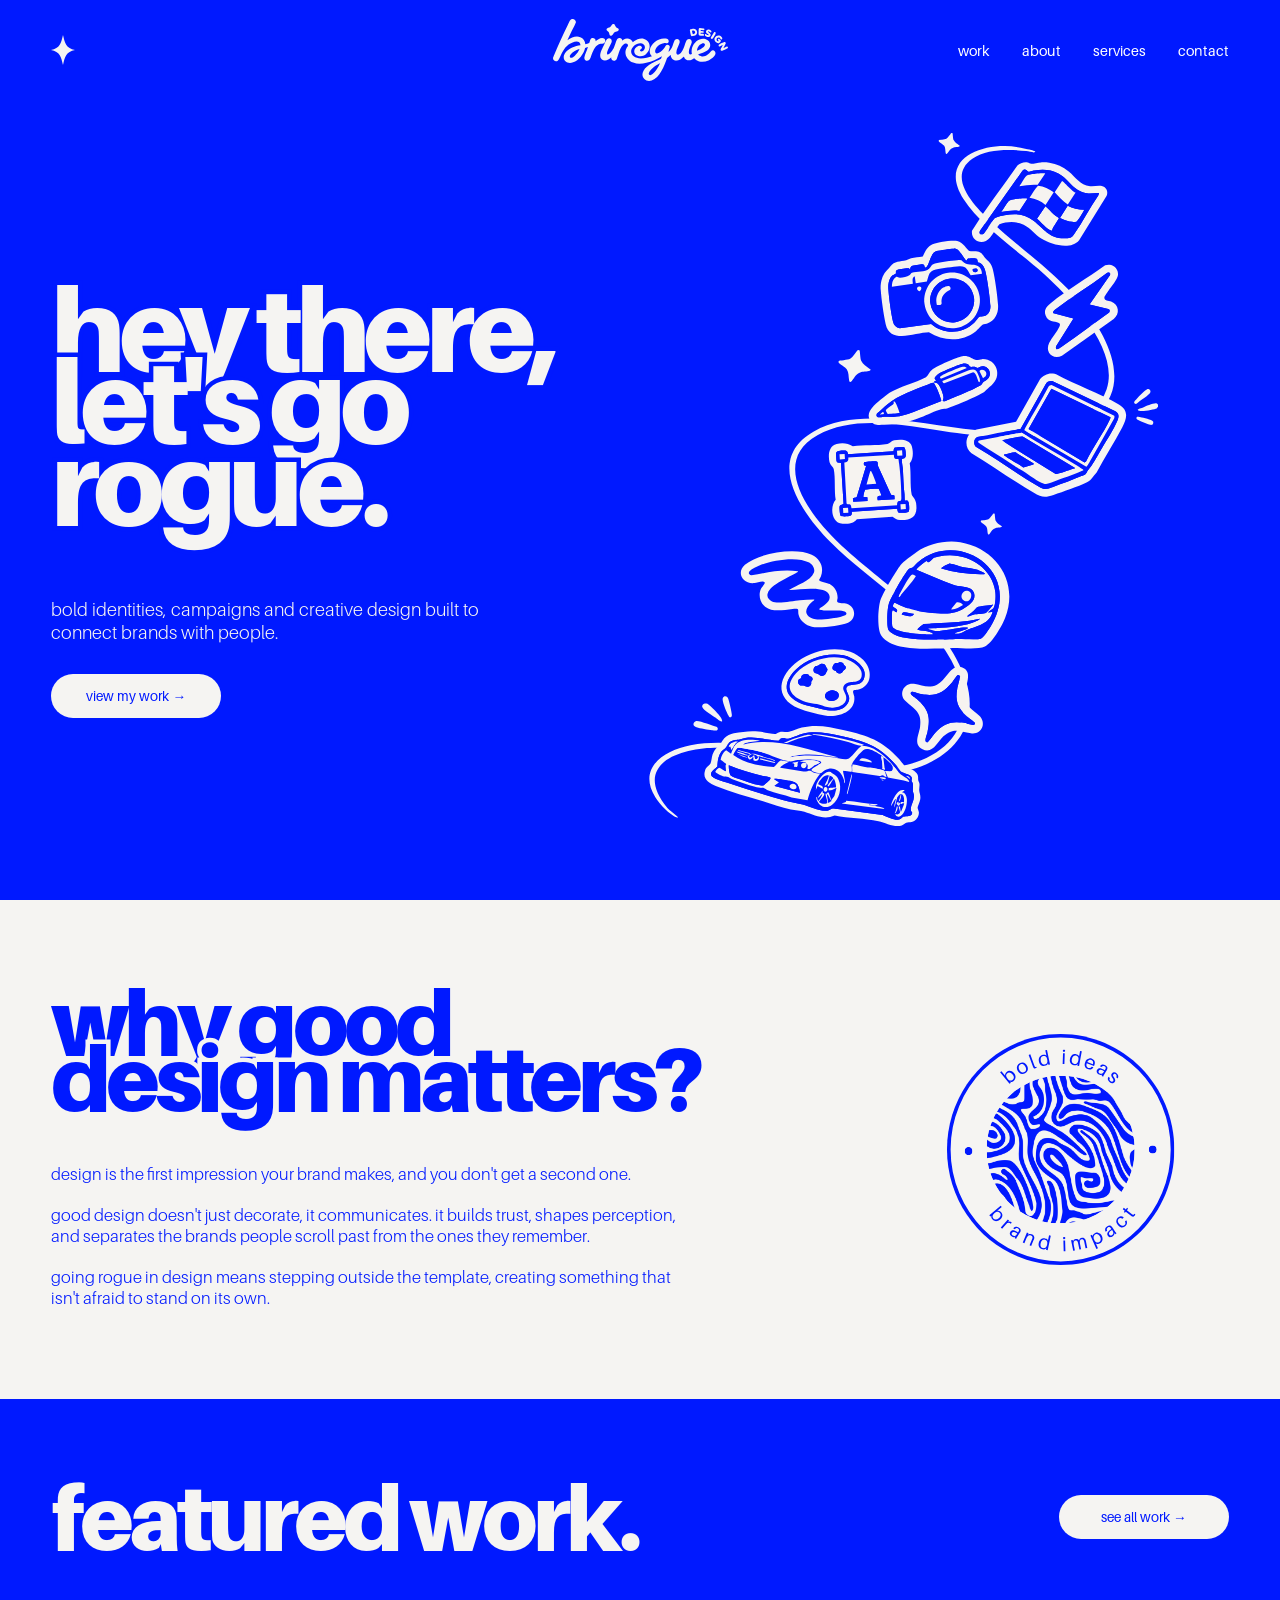
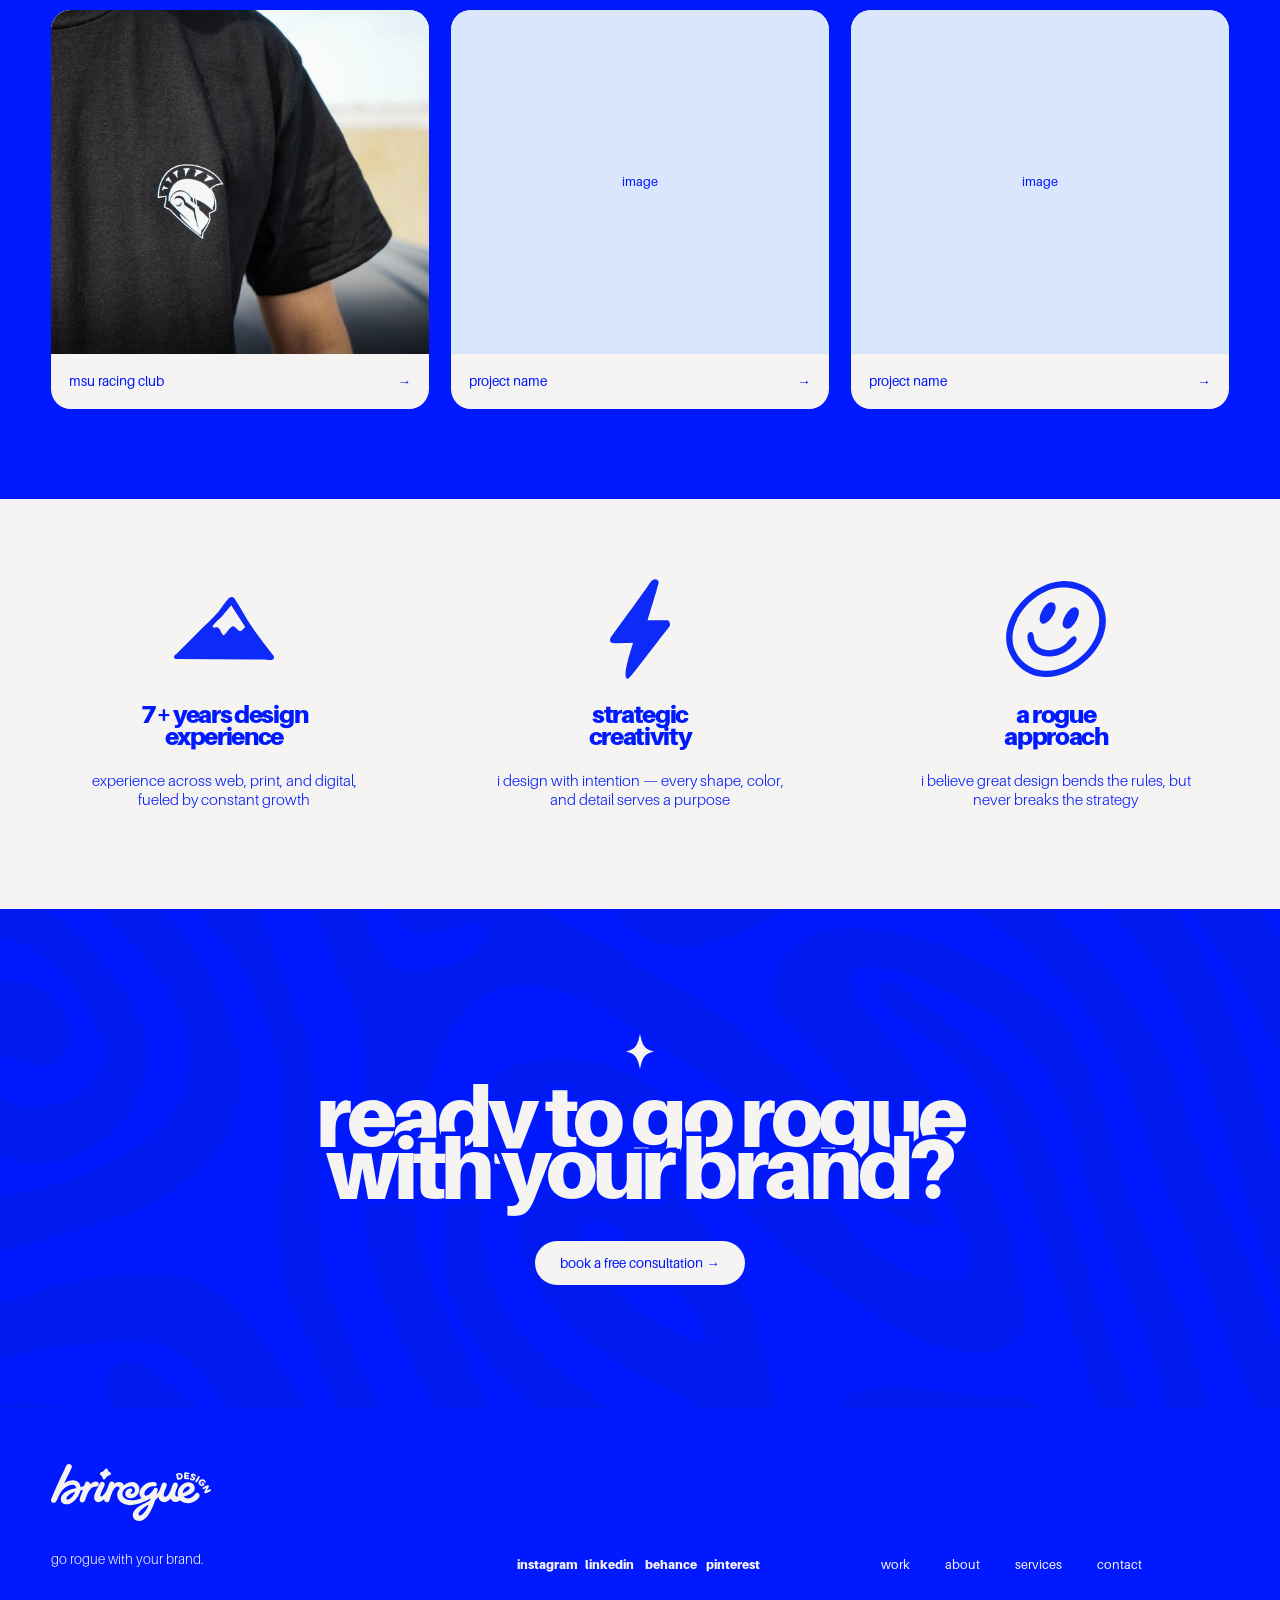
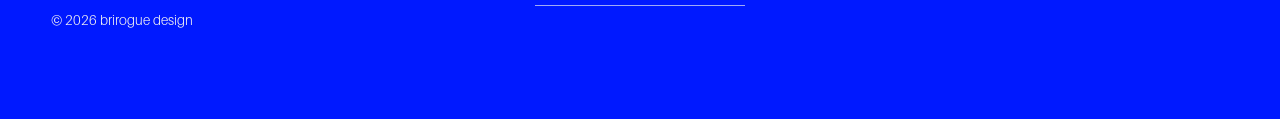
<file: index.html>
<!DOCTYPE html>
<html lang="en">

<head>

    <meta charset="UTF-8">

    <meta name="viewport"
          content="width=device-width, initial-scale=1.0">

    <meta name="description"
          content="BriRogue Design — bold identities, campaigns and creative design.">

    <title>brirogue design</title>

    <link rel="stylesheet" href="css/style.css">
    <link rel="icon" type="image/png" href="images/favicon.png">

</head>


<body>


    <!-- ==================================================
         HERO
    =================================================== -->

    <header class="hero">

        <nav class="nav container">

            <button class="nav-sparkle turbo-trigger" type="button" aria-label="Open surprise">
    <img src="images/star-white.svg" alt="">
</button>


            <a class="logo" href="index.html">

                <img
                    src="images/logo-white.svg"
                    alt="BriRogue Design">

            </a>

            <!-- MOBILE MENU BUTTON -->
            <button
                class="nav-toggle"
                type="button"
                aria-label="Open menu"
                aria-expanded="false"
            >
                <span></span>
                <span></span>
                <span></span>
            </button>

            <div class="nav-links">

                <a href="work.html">work</a>

                <a href="about.html">about</a>

                <a href="services.html">services</a>

                <a href="contact.html">contact</a>

            </div>

        </nav>


        <div class="hero-content container">

            <h1 class="hero-title">
    <span>hey there,</span>
    <span>let's go</span>
    <span>rogue.</span>
</h1>


            <p class="hero-description">
                bold identities, campaigns and creative design
                built to connect brands with people.
            </p>


            <a
                class="button"
                href="work.html">

                view my work →

            </a>
<!-- DRAWN HERO ELEMENTS -->

<div class="hero-drawn-elements">
    <img
        src="images/drawn-elements.svg"
        alt=""
        aria-hidden="true"
    >
</div>
            
        </div>

    </header>



    <!-- ==================================================
         WHY GOOD DESIGN MATTERS
    =================================================== -->

    <section class="why">

        <div class="container why-grid">


            <div class="why-copy">

                <h2 class="why-title">
    <span>why good</span>
    <span>design matters?</span>
</h2>


                <p>
                    design is the first impression your brand makes,
                    and you don't get a second one.
                </p>


                <p>
                    good design doesn't just decorate, it communicates.
                    it builds trust, shapes perception, and separates
                    the brands people scroll past from the ones they remember.
                </p>


                <p>
                    going rogue in design means stepping outside the template,
                    creating something that isn't afraid to stand on its own.
                </p>

            </div>


            <div class="why-circle">
    <img src="images/boldideascircle.svg" alt="">
</div>


        </div>

    </section>



    <!-- ==================================================
         FEATURED WORK
    =================================================== -->

    <section class="work" id="work">

        <div class="container">


            <div class="section-heading-row">

                <h2>
                    featured work.
                </h2>


                <a
                    class="button"
                    href="work.html">

                    see all work →

                </a>

            </div>



            <div class="project-grid">


                <a
                    class="project-card"
                    href="msu-racing.html">

                    <div class="project-image">
                        <img
                            src="images/msu-racing/msu-racing-cover.jpg"
                            alt="MSURC rebrand"
                        >
                    </div>

                    <div class="project-info">

                        <span>
                            msu racing club
                        </span>

                        <span>
                            →
                        </span>

                    </div>

                </a>



                <a
                    class="project-card"
                    href="#">

                    <div class="project-image">
                        image
                    </div>

                    <div class="project-info">

                        <span>
                            project name
                        </span>

                        <span>
                            →
                        </span>

                    </div>

                </a>



                <a
                    class="project-card"
                    href="#">

                    <div class="project-image">
                        image
                    </div>

                    <div class="project-info">

                        <span>
                            project name
                        </span>

                        <span>
                            →
                        </span>

                    </div>

                </a>


            </div>

        </div>

    </section>



    <!-- ==================================================
         VALUES
    =================================================== -->

    <section class="values">

        <div class="container">


            <div class="values-grid">


                <div class="value">

                    <div class="value-icon">
    <img src="images/mountain.svg" alt="">
</div>

                    <h3>
                        7+ years design<br>
                        experience
                    </h3>

                    <p>
                        experience across web, print, and digital,
                        fueled by constant growth
                    </p>

                </div>



                <div class="value">

                   <div class="value-icon">
    <img src="images/lightning.svg" alt="">
</div>

                    <h3>
                        strategic<br>
                        creativity
                    </h3>

                    <p>
                        i design with intention — every shape,
                        color, and detail serves a purpose
                    </p>

                </div>



                <div class="value">

                   <div class="value-icon">
    <img src="images/happyface.svg" alt="">
</div>

                    <h3>
                        a rogue<br>
                        approach
                    </h3>

                    <p>
                        i believe great design bends the rules,
                        but never breaks the strategy
                    </p>

                </div>


            </div>

        </div>

    </section>



    <!-- ==================================================
         CTA
    =================================================== -->

    <section class="cta">

        <div class="container cta-content">


            <img
                class="cta-sparkle"
                src="images/star-white.svg"
                alt="">


            <h2 class="cta-title">
    <span>ready to go rogue</span>
    <span>with your brand?</span>
            </h2>


            <a
                class="button"
                href="contact.html">

                book a free consultation →

            </a>


        </div>

    </section>



   <footer class="site-footer">
    <div class="container site-footer-grid">

        <!-- LEFT -->
        <div class="footer-brand">
            <a href="index.html" class="footer-logo">
                <img src="images/logo-white.svg" alt="BriRogue Design">
            </a>

            <p class="footer-tagline">go rogue with your brand.</p>

            <p class="footer-copyright">
                © 2026 brirogue design
            </p>
        </div>


        <!-- CENTER -->
        <div class="footer-socials">
            <a href="#" target="_blank" rel="noopener">instagram</a>
            <a href="#" target="_blank" rel="noopener">linkedin</a>
            <a href="#" target="_blank" rel="noopener">behance</a>
            <a href="#" target="_blank" rel="noopener">pinterest</a>
        </div>


        <!-- RIGHT -->
        <nav class="footer-nav" aria-label="Footer navigation">
            <a href="work.html">work</a>
            <a href="about.html">about</a>
            <a href="services.html">services</a>
            <a href="contact.html">contact</a>
        </nav>

    </div>
</footer>
<!-- ==================================================
     TURBO EASTER EGG
================================================== -->

<div class="turbo-popup" id="turboPopup">

    <div class="turbo-card">

        <button
            class="turbo-close"
            id="turboClose"
            type="button"
            aria-label="Close"
        >
            ×
        </button>

        <img
            class="turbo-image"
            src="images/turbo.png"
            alt="Turbo"
        >

        <p class="turbo-meow">meow.</p>

    </div>

</div>
    <script>
    const turboTrigger = document.querySelector(".turbo-trigger");
    const turboPopup = document.getElementById("turboPopup");
    const turboClose = document.getElementById("turboClose");

    turboTrigger.addEventListener("click", () => {
        turboPopup.classList.add("show");
    });

    turboClose.addEventListener("click", () => {
        turboPopup.classList.remove("show");
    });

    turboPopup.addEventListener("click", (event) => {
        if (event.target === turboPopup) {
            turboPopup.classList.remove("show");
        }
    });
</script>

    <script>
    const navToggle = document.querySelector(".nav-toggle");
    const nav = document.querySelector(".nav");

    if (navToggle && nav) {

        navToggle.addEventListener("click", () => {

            const isOpen = nav.classList.toggle("nav-open");

            navToggle.setAttribute(
                "aria-expanded",
                isOpen
            );

        });

        document.querySelectorAll(".nav-links a").forEach(link => {

            link.addEventListener("click", () => {

                nav.classList.remove("nav-open");

                navToggle.setAttribute(
                    "aria-expanded",
                    "false"
                );

            });

        });

    }
</script>

</body>

</html>
</file>
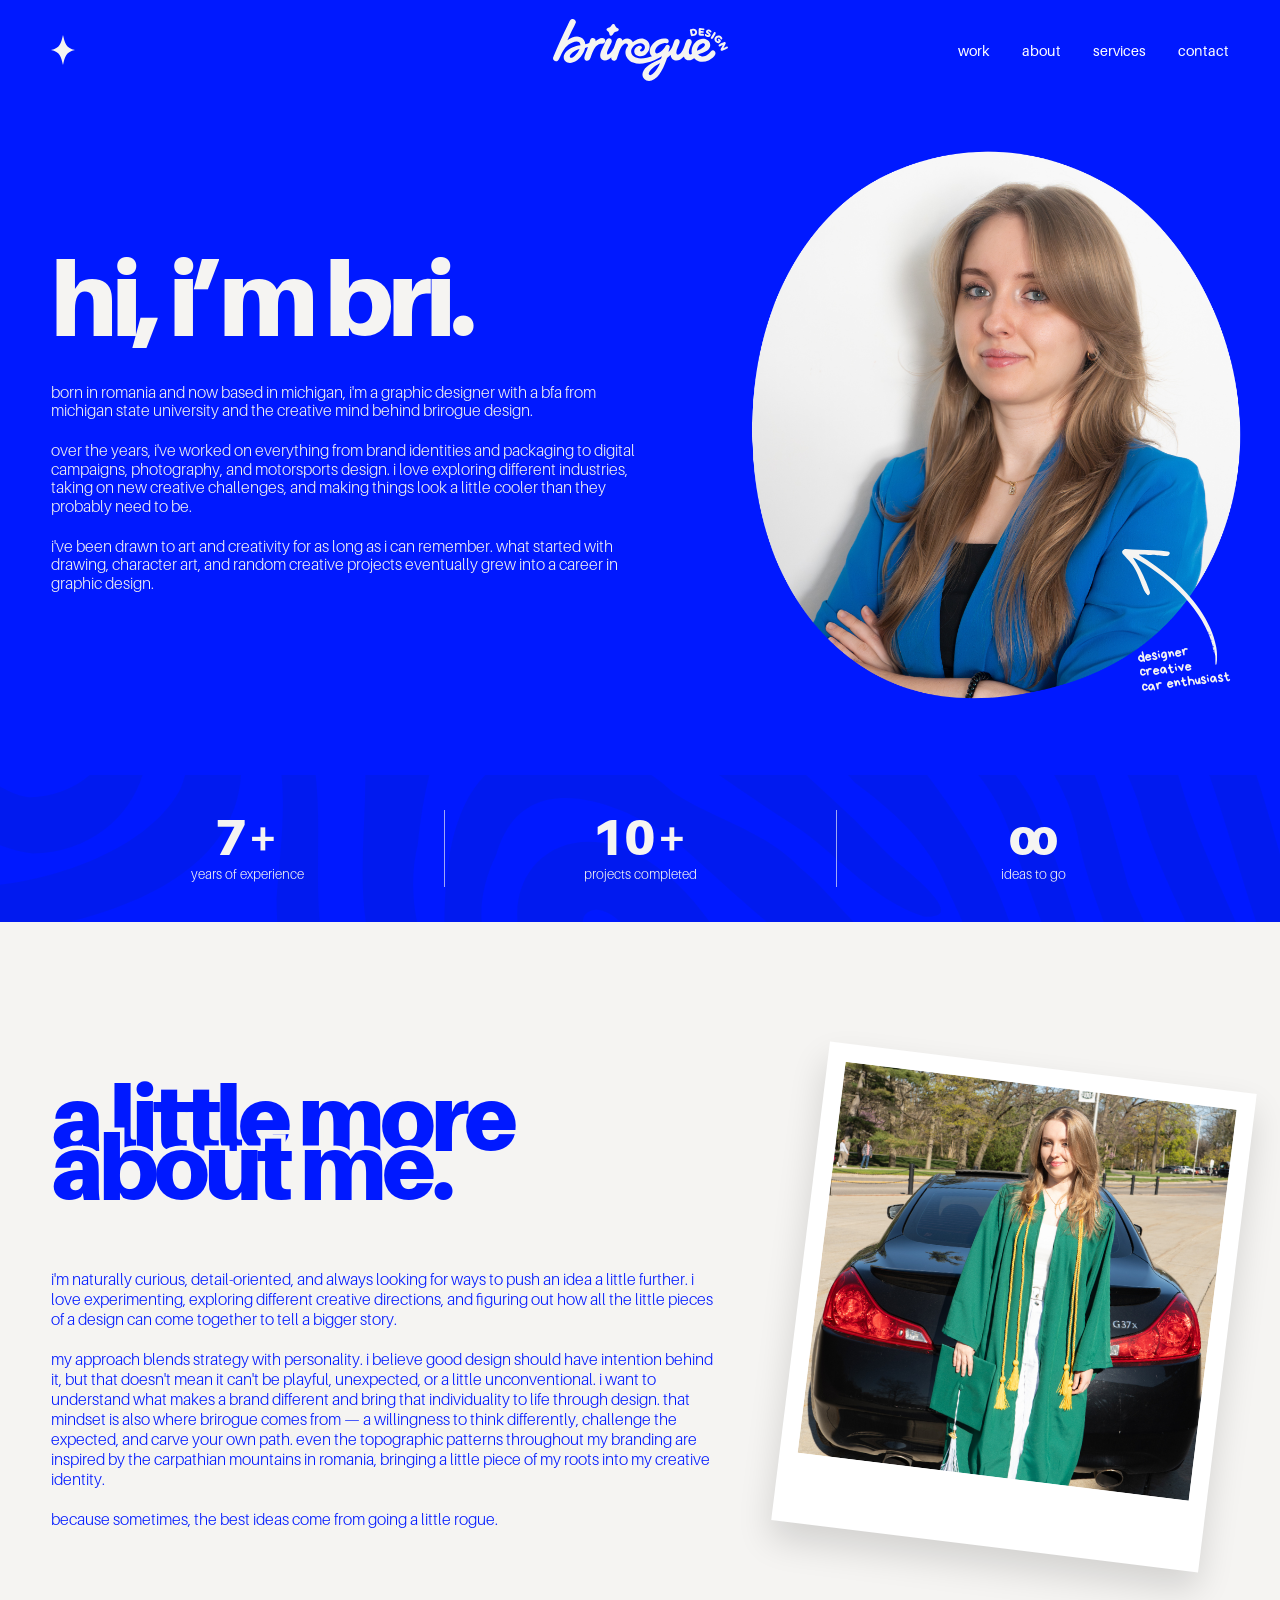
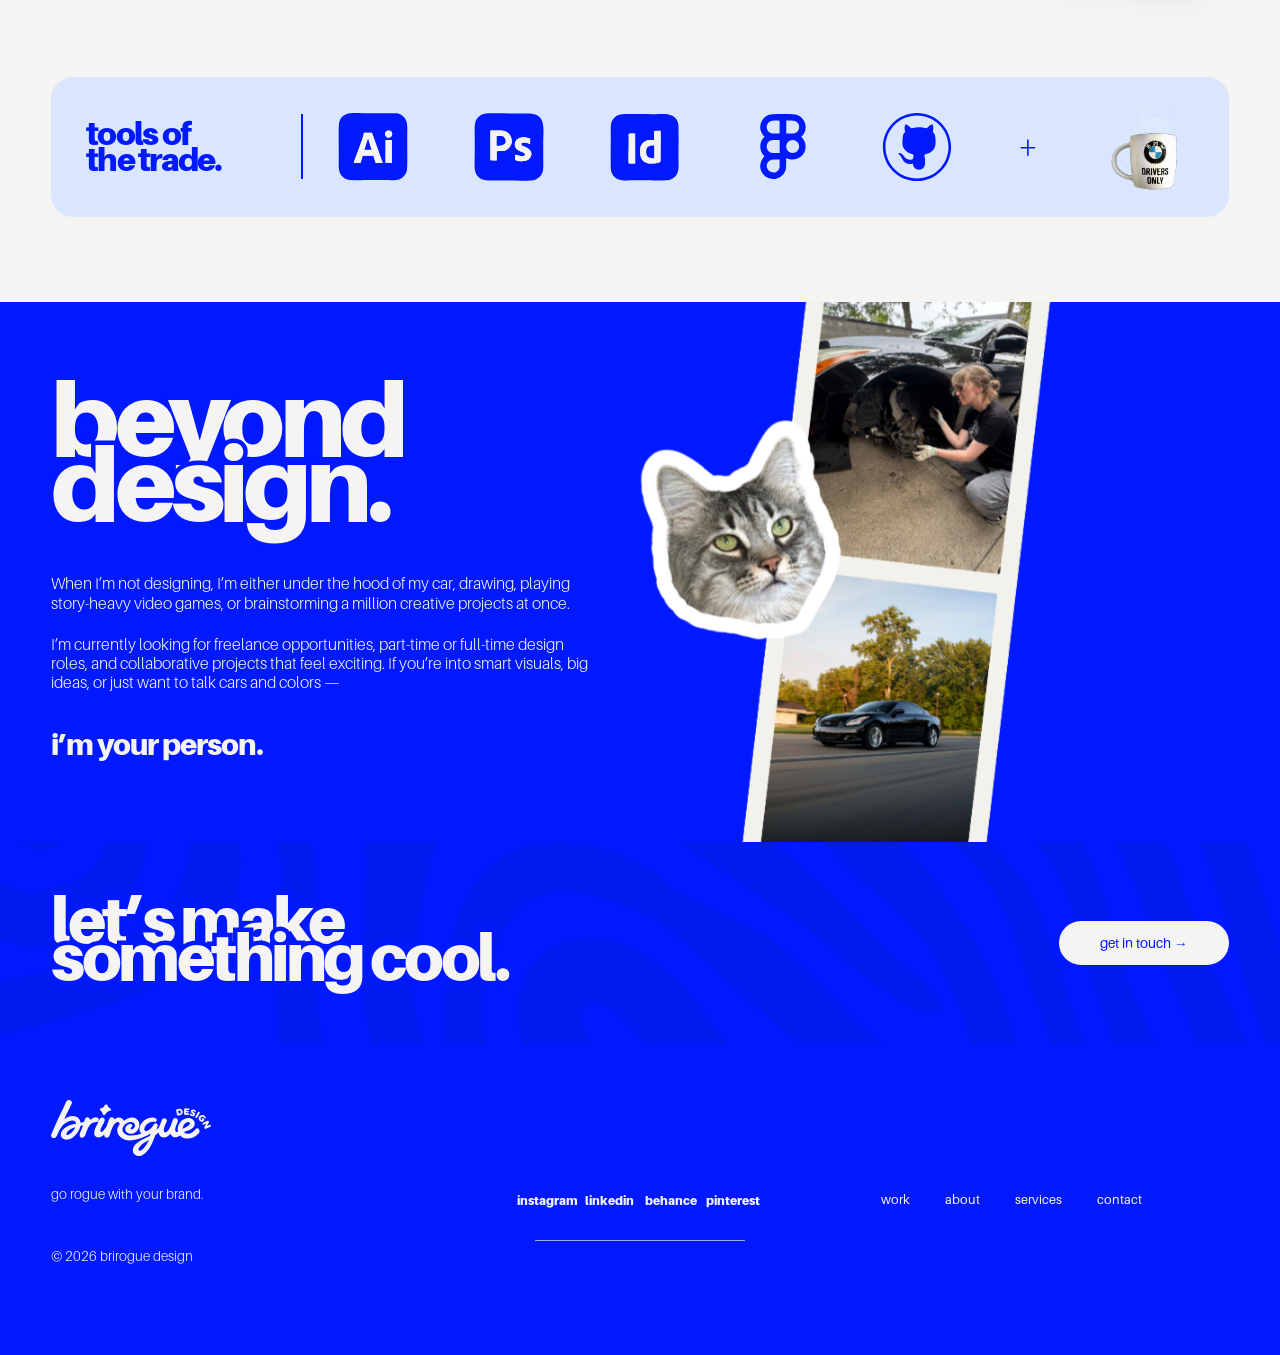
<file: about.html>
<!DOCTYPE html>
<html lang="en">

<head>
    <meta charset="UTF-8">
    <meta name="viewport" content="width=device-width, initial-scale=1.0">

    <meta
        name="description"
        content="About BriRogue Design — graphic designer, creative, and car enthusiast."
    >

    <title>about | brirogue design</title>

    <link rel="stylesheet" href="css/style.css">
    <link rel="icon" type="image/png" href="images/favicon.png">
</head>


<body class="about-page">


    <!-- =========================================
         ABOUT HERO
    ========================================== -->

    <header class="about-hero">

        <!-- SAME NAV AS HOMEPAGE -->
        <nav class="nav container">

            <div class="nav-sparkle">
                <img src="images/star-white.svg" alt="">
            </div>

            <a class="logo" href="index.html">
                <img src="images/logo-white.svg" alt="BriRogue Design">
            </a>

        <!-- MOBILE MENU BUTTON -->
            <button
                class="nav-toggle"
                type="button"
                aria-label="Open menu"
                aria-expanded="false"
            >
                <span></span>
                <span></span>
                <span></span>
            </button>
            
            <div class="nav-links">
                <a href="work.html">work</a>
                <a href="about.html">about</a>
                <a href="services.html">services</a>
                <a href="contact.html">contact</a>
            </div>

        </nav>


        <div class="container about-hero-grid">

            <!-- LEFT SIDE -->
            <div class="about-hero-copy">

                <h1>hi, i’m bri.</h1>

                <p>
                born in romania and now based in michigan, 
                i'm a graphic designer with a bfa from michigan state university 
                and the creative mind behind brirogue design.</p>

                <p>
                over the years, i've worked on everything from brand identities 
                and packaging to digital campaigns, photography, and motorsports design. 
                i love exploring different industries, taking on new creative challenges, 
                and making things look a little cooler than they probably need to be.
                </p>

                <p>
                i've been drawn to art and creativity for as long as i can remember. 
                what started with drawing, character art, and random creative projects 
                eventually grew into a career in graphic design.
                </p>

            </div>


            <!-- RIGHT SIDE / PORTRAIT -->
            <div class="about-portrait-area">

                <div class="about-portrait-placeholder">
    <img src="images/bri.png" alt="Bri">
</div>

                <img
    class="about-arrow"
    src="images/arrow.svg"
    alt=""
>

                <p class="about-handwriting">
                    designer<br>
                    creative<br>
                    car enthusiast
                </p>

            </div>

        </div>

    </header>



    <!-- =========================================
         STATS
    ========================================== -->

    <section class="about-stats">

        <div class="container stats-grid">

            <div class="stat">
                <strong>7+</strong>
                <span>years of experience</span>
            </div>

            <div class="stat">
                <strong>10+</strong>
                <span>projects completed</span>
            </div>

            <div class="stat">
                <strong>∞</strong>
                <span>ideas to go</span>
            </div>

        </div>

    </section>



    <!-- =========================================
     A LITTLE MORE ABOUT ME
========================================= -->

<section class="about-more">

    <!-- TWO-COLUMN ABOUT CONTENT -->
    <div class="container about-more-grid">

        <div class="about-more-copy">

            <h2 class="about-more-title">
                <span>a little more</span>
                <span>about me.</span>
            </h2>

            <div class="about-experience">

                <p>
                i'm naturally curious, detail-oriented, and always looking for ways to push an 
                idea a little further. i love experimenting, exploring different creative directions, 
                and figuring out how all the little pieces of a design can come together to tell a bigger story.
                </p>
                <p>
                my approach blends strategy with personality. i believe good design should have intention behind 
                it, but that doesn't mean it can't be playful, unexpected, or a little unconventional. i want to 
                understand what makes a brand different and bring that individuality to life through design.
                that mindset is also where brirogue comes from — a willingness to think differently, challenge 
                the expected, and carve your own path. even the topographic patterns throughout my branding are 
                inspired by the carpathian mountains in romania, bringing a little piece of my roots into my creative identity.
                </p>
                <p>
                because sometimes, the best ideas come from going a little rogue.
                </p>
                
            </div>

        

        </div>


        <!-- POLAROID -->
        <div class="about-polaroid-area">

            <div class="polaroid-placeholder">

                <div class="polaroid-image">
                    <img
                        src="images/msugphoto.png"
                        alt="BriRogue Design"
                    >
                </div>

            </div>

        </div>

    </div>
    <!-- END ABOUT-MORE-GRID -->


    <!-- =========================================
         TOOLS OF THE TRADE
    ========================================== -->

    <div class="container">

        <div class="tools-strip">

            <h3>
                tools of<br>
                the trade.
            </h3>

            <div class="tools-divider"></div>

            <div class="tools-list">

                <img
                    src="images/ai.svg"
                    alt="Adobe Illustrator"
                >

                <img
                    src="images/ps.svg"
                    alt="Adobe Photoshop"
                >

                <img
                    src="images/id.svg"
                    alt="Adobe InDesign"
                >

                <img
                    src="images/figma.svg"
                    alt="Figma"
                >

                <img
                    src="images/github.svg"
                    alt="GitHub"
                >

                <span class="tool-plus">+</span>

                <img
                    class="tool-mug"
                    src="images/mug.svg"
                    alt="Coffee"
                >

            </div>

        </div>

    </div>

</section>



    <!-- =========================================
     BEYOND DESIGN
========================================= -->

<section class="beyond-design">

    <div class="container beyond-grid">

        <div class="beyond-copy">

            <h2 class="beyond-title">
                <span>beyond</span>
                <span>design.</span>
            </h2>

            <p>
                When I’m not designing, I’m either under the hood of my car,
                drawing, playing story-heavy video games, or brainstorming
                a million creative projects at once.
            </p>

            <p>
                I’m currently looking for freelance opportunities, part-time
                or full-time design roles, and collaborative projects that
                feel exciting. If you’re into smart visuals, big ideas, or
                just want to talk cars and colors —
            </p>

            <h3>i’m your person.</h3>

        </div>
        
    <!-- photo strip -->

         <div class="beyond-photo-strip">
        <img src="images/aboutphotostrip.png" alt="">
    </div>

    </div>
    <!-- END BEYOND GRID -->

</section>

    <!-- =========================================
         ABOUT CTA
    ========================================== -->

    <section class="about-cta">

        <div class="container about-cta-content">

            <h2 class="about-cta-title">
    <span>let’s make</span>
    <span>something cool.</span>
</h2>

            <a class="button" href="contact.html">
                get in touch →
            </a>

        </div>

    </section>

    <!-- ==================================================
     FOOTER
================================================== -->

<footer class="site-footer">
    <div class="container site-footer-grid">

        <!-- LEFT -->
        <div class="footer-brand">
            <a href="index.html" class="footer-logo">
                <img src="images/logo-white.svg" alt="BriRogue Design">
            </a>

            <p class="footer-tagline">
                go rogue with your brand.
            </p>

            <p class="footer-copyright">
                © 2026 brirogue design
            </p>
        </div>

        <!-- CENTER -->
        <div class="footer-socials">
            <a href="#" target="_blank" rel="noopener">instagram</a>
            <a href="#" target="_blank" rel="noopener">linkedin</a>
            <a href="#" target="_blank" rel="noopener">behance</a>
            <a href="#" target="_blank" rel="noopener">pinterest</a>
        </div>

        <!-- RIGHT -->
        <nav class="footer-nav" aria-label="Footer navigation">
            <a href="work.html">work</a>
            <a href="about.html">about</a>
            <a href="services.html">services</a>
            <a href="contact.html">contact</a>
        </nav>

    </div>
</footer>

    <script>
    const navToggle = document.querySelector(".nav-toggle");
    const nav = document.querySelector(".nav");

    if (navToggle && nav) {

        navToggle.addEventListener("click", () => {

            const isOpen = nav.classList.toggle("nav-open");

            navToggle.setAttribute(
                "aria-expanded",
                isOpen
            );

        });

        document.querySelectorAll(".nav-links a").forEach(link => {

            link.addEventListener("click", () => {

                nav.classList.remove("nav-open");

                navToggle.setAttribute(
                    "aria-expanded",
                    "false"
                );

            });

        });

    }
</script>

</body>
</html>
</file>
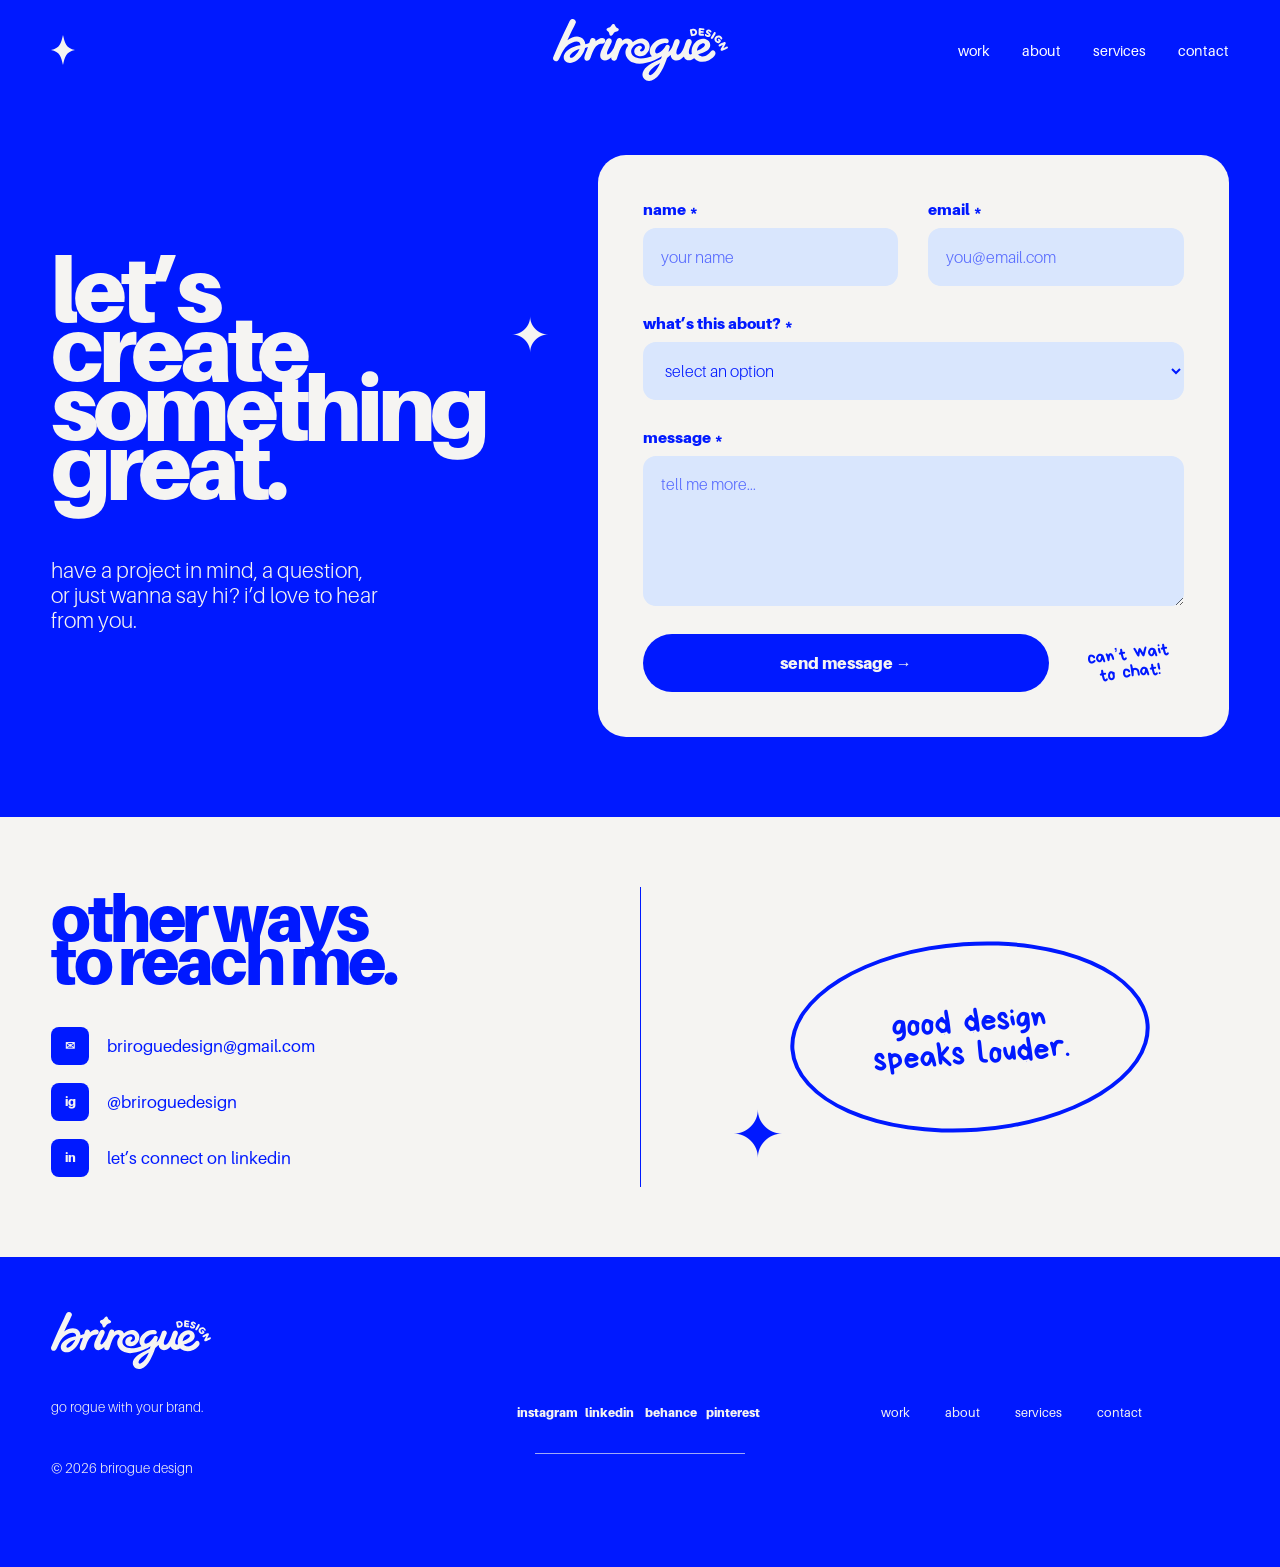
<file: contact.html>
<!DOCTYPE html>
<html lang="en">

<head>
    <meta charset="UTF-8">
    <meta name="viewport" content="width=device-width, initial-scale=1.0">

    <meta
        name="description"
        content="Get in touch with BriRogue Design for branding, marketing, automotive, and creative design projects."
    >

    <title>contact | brirogue design</title>

    <link rel="stylesheet" href="css/style.css">
    <link rel="icon" type="image/png" href="images/favicon.png">
</head>


<body class="contact-page">


    <!-- =========================================
         CONTACT HERO
    ========================================== -->

    <header class="contact-hero">

        <!-- SAME NAV -->
        <nav class="nav container">

            <div class="nav-sparkle">
                <img src="images/star-white.svg" alt="">
            </div>

            <a class="logo" href="index.html">
                <img src="images/logo-white.svg" alt="BriRogue Design">
            </a>

            <!-- MOBILE MENU BUTTON -->
            <button
                class="nav-toggle"
                type="button"
                aria-label="Open menu"
                aria-expanded="false"
            >
                <span></span>
                <span></span>
                <span></span>
            </button>

            <div class="nav-links">
                <a href="work.html">work</a>
                <a href="about.html">about</a>
                <a href="services.html">services</a>
                <a href="contact.html">contact</a>
            </div>

        </nav>


        <div class="container contact-hero-grid">


            <!-- LEFT SIDE -->

            <div class="contact-intro">

                <div class="contact-title-wrap">

                    <h1>
                        let’s<br>
                        create<br>
                        something<br>
                        great.
                    </h1>

                    <div class="contact-rays-placeholder">
                        ✦
                    </div>

                </div>


                <p class="contact-intro-copy">
                    have a project in mind, a question,<br>
                    or just wanna say hi? i’d love to hear<br>
                    from you.
                </p>


            </div>



            <!-- =================================
                 CONTACT FORM
            ================================== -->

            <div class="contact-form-card">

                <!--
                    We'll connect this form to a real
                    submission service later.
                -->

                <form class="contact-form">


                    <!-- NAME + EMAIL -->

                    <div class="form-row">

                        <div class="form-field">

                            <label for="name">
                                name *
                            </label>

                            <input
                                type="text"
                                id="name"
                                name="name"
                                placeholder="your name"
                                required
                            >

                        </div>


                        <div class="form-field">

                            <label for="email">
                                email *
                            </label>

                            <input
                                type="email"
                                id="email"
                                name="email"
                                placeholder="you@email.com"
                                required
                            >

                        </div>

                    </div>



                    <!-- PROJECT TYPE -->

                    <div class="form-field">

                        <label for="project-type">
                            what’s this about? *
                        </label>

                        <select
                            id="project-type"
                            name="project-type"
                            required
                        >

                            <option value="" disabled selected>
                                select an option
                            </option>

                            <option value="brand-design">
                                brand design
                            </option>

                            <option value="campaign-marketing">
                                campaign + marketing design
                            </option>

                            <option value="automotive-motorsport">
                                automotive + motorsport design
                            </option>

                            <option value="other">
                                something else
                            </option>

                        </select>

                    </div>



                    <!-- MESSAGE -->

                    <div class="form-field">

                        <label for="message">
                            message *
                        </label>

                        <textarea
                            id="message"
                            name="message"
                            placeholder="tell me more..."
                            required
                        ></textarea>

                    </div>



                    <!-- BUTTON + NOTE -->

                    <div class="form-bottom">

                        <button
                            class="contact-submit"
                            type="submit"
                        >
                            send message →
                        </button>


                        <div class="form-note">
                            can’t wait<br>
                            to chat!
                        </div>


                        <div class="smiley-placeholder">
                            :)
                        </div>

                    </div>


                </form>

            </div>

        </div>

    </header>



    <!-- =========================================
         OTHER WAYS TO REACH ME
    ========================================== -->

    <section class="contact-other">

        <div class="container contact-other-grid">


            <!-- CONTACT LINKS -->

            <div class="other-contact-info">

                <h2>
                    other ways<br>
                    to reach me.
                </h2>


                <div class="contact-links">

                    <a href="mailto:briroguedesign@gmail.com">
                        <span class="contact-icon-placeholder">
                            ✉
                        </span>

                        briroguedesign@gmail.com
                    </a>


                    <a
                        href="#"
                        target="_blank"
                        rel="noopener noreferrer"
                    >
                        <span class="contact-icon-placeholder">
                            ig
                        </span>

                        @briroguedesign
                    </a>


                    <a
                        href="#"
                        target="_blank"
                        rel="noopener noreferrer"
                    >
                        <span class="contact-icon-placeholder">
                            in
                        </span>

                        let’s connect on linkedin
                    </a>

                </div>

            </div>



            <!-- RIGHT GRAPHIC -->

            <div class="contact-quote-area">

                <div class="contact-quote-placeholder">
                    good design<br>
                    speaks louder.
                </div>

                <div class="quote-sparkle-placeholder">
                    ✦
                </div>

            </div>

        </div>

    </section>



   <footer class="site-footer">
    <div class="container site-footer-grid">

        <!-- LEFT -->
        <div class="footer-brand">
            <a href="index.html" class="footer-logo">
                <img src="images/logo-white.svg" alt="BriRogue Design">
            </a>

            <p class="footer-tagline">go rogue with your brand.</p>

            <p class="footer-copyright">
                © 2026 brirogue design
            </p>
        </div>


        <!-- CENTER -->
        <div class="footer-socials">
            <a href="#" target="_blank" rel="noopener">instagram</a>
            <a href="#" target="_blank" rel="noopener">linkedin</a>
            <a href="#" target="_blank" rel="noopener">behance</a>
            <a href="#" target="_blank" rel="noopener">pinterest</a>
        </div>


        <!-- RIGHT -->
        <nav class="footer-nav" aria-label="Footer navigation">
            <a href="work.html">work</a>
            <a href="about.html">about</a>
            <a href="services.html">services</a>
            <a href="contact.html">contact</a>
        </nav>

    </div>
</footer>

    <script>
    const navToggle = document.querySelector(".nav-toggle");
    const nav = document.querySelector(".nav");

    if (navToggle && nav) {

        navToggle.addEventListener("click", () => {

            const isOpen = nav.classList.toggle("nav-open");

            navToggle.setAttribute(
                "aria-expanded",
                isOpen
            );

        });

        document.querySelectorAll(".nav-links a").forEach(link => {

            link.addEventListener("click", () => {

                nav.classList.remove("nav-open");

                navToggle.setAttribute(
                    "aria-expanded",
                    "false"
                );

            });

        });

    }
</script>

</body>
</html>
</file>
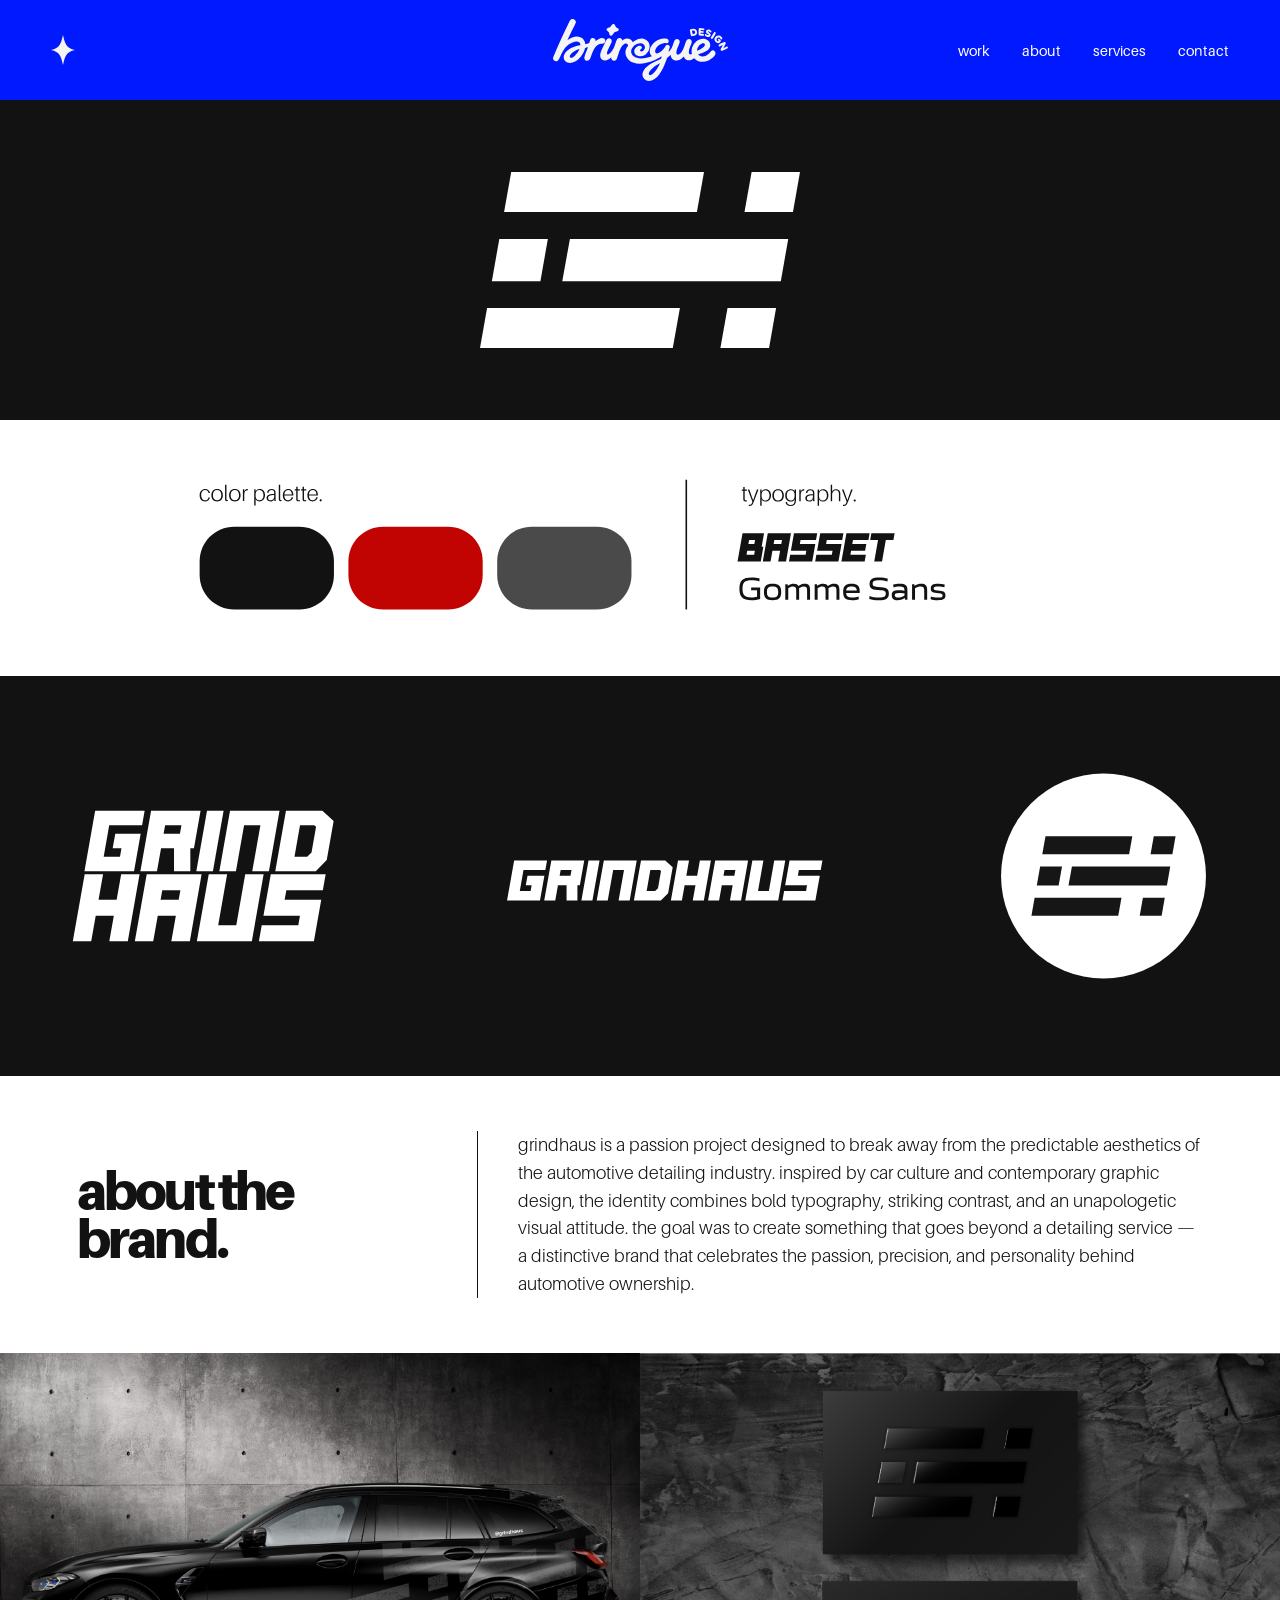
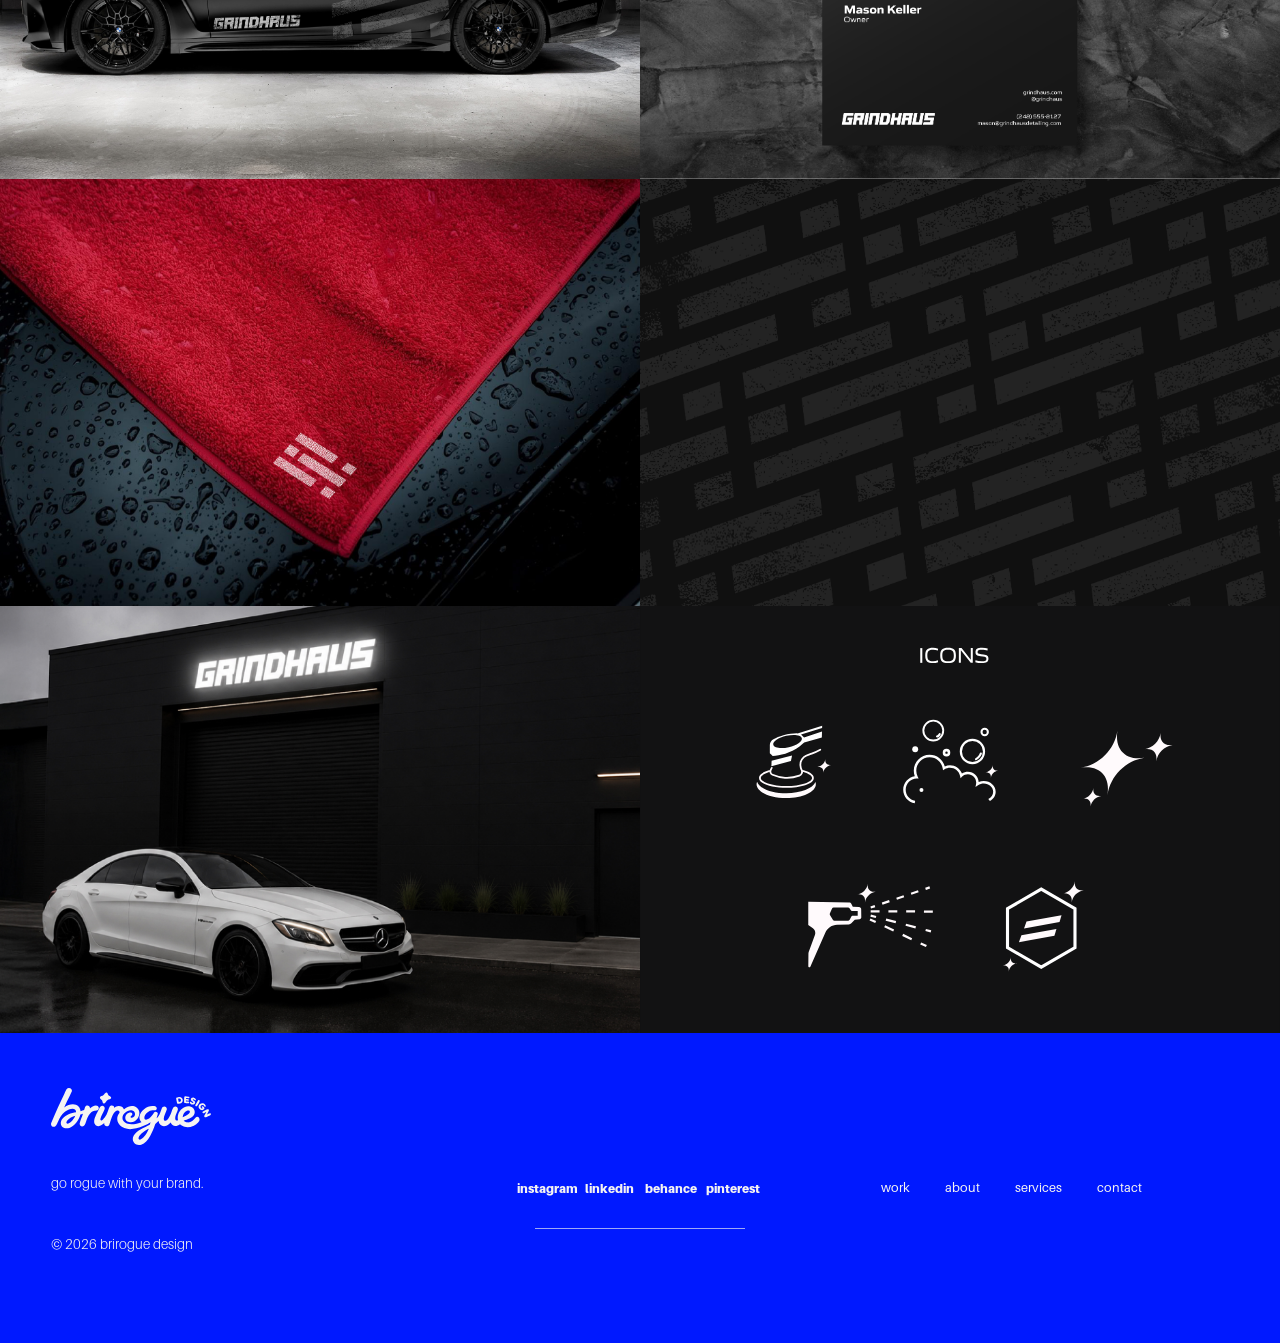
<file: grindhaus.html>
<!DOCTYPE html>
<html lang="en">

<head>
    <meta charset="UTF-8">
    <meta name="viewport" content="width=device-width, initial-scale=1.0">

    <title>Grindhaus | BriRogue Design</title>

    <link rel="stylesheet" href="css/style.css">
    <link rel="icon" type="image/png" href="images/favicon.png">
</head>

<body class="brand-project-page grindhaus-page">

    <!-- ==========================================
         NAVIGATION
    ========================================== -->

    <header class="brand-project-header">

        <nav class="nav container">

            <div class="nav-sparkle">
                <img src="images/star-white.svg" alt="">
            </div>

            <a class="logo" href="index.html">
                <img src="images/logo-white.svg" alt="BriRogue Design">
            </a>

            <button
                class="nav-toggle"
                type="button"
                aria-label="Open menu"
                aria-expanded="false"
            >
                <span></span>
                <span></span>
                <span></span>
            </button>

            <div class="nav-links">
                <a href="work.html">work</a>
                <a href="about.html">about</a>
                <a href="services.html">services</a>
                <a href="contact.html">contact</a>
            </div>

        </nav>

    </header>


    <main>

        <!-- ==========================================
             PROJECT HERO — MAIN LOGO
        ========================================== -->

        <section class="brand-project-hero">

            <img
                src="images/grindhaus/logo.svg"
                alt="Grindhaus primary logo"
            >

        </section>


        <!-- ==========================================
             COLOR PALETTE & TYPOGRAPHY
        ========================================== -->

        <section class="brand-project-identity">

            <img
                src="images/grindhaus/identity.svg"
                alt="Grindhaus color palette and typography"
            >

        </section>


        <!-- ==========================================
             LOGO VARIATIONS
        ========================================== -->

        <section class="brand-project-variations">

            <img
                src="images/grindhaus/variations.svg"
                alt="Grindhaus logo variations"
            >

        </section>


        <!-- ==========================================
             ABOUT THE BRAND
        ========================================== -->

        <section class="brand-project-about">

            <div class="brand-project-about-inner">

                <h2>about the<br>brand.</h2>

                <p>
                    grindhaus is a passion project designed to break away 
                    from the predictable aesthetics of the automotive detailing industry. 
                    inspired by car culture and contemporary graphic design, the identity 
                    combines bold typography, striking contrast, and an unapologetic visual 
                    attitude. the goal was to create something that goes beyond a detailing 
                    service — a distinctive brand that celebrates the passion, precision, and 
                    personality behind automotive ownership.
                </p>

            </div>

        </section>


        <!-- ==========================================
             PROJECT GALLERY
        ========================================== -->

        <section class="brand-project-gallery">

            <!-- IMAGE 01 -->

            <div class="brand-project-gallery-item">
                <img
                    src="images/grindhaus/01.jpg"
                    alt="Grindhaus branding mockup 01"
                    loading="lazy"
                >
            </div>


            <!-- IMAGE 02 -->

            <div class="brand-project-gallery-item">
                <img
                    src="images/grindhaus/02.jpg"
                    alt="Grindhaus branding mockup 02"
                    loading="lazy"
                >
            </div>


            <!-- IMAGE 03 -->

            <div class="brand-project-gallery-item">
                <img
                    src="images/grindhaus/03.jpg"
                    alt="Grindhaus branding mockup 03"
                    loading="lazy"
                >
            </div>


            <!-- IMAGE 04 -->

            <div class="brand-project-gallery-item">
                <img
                    src="images/grindhaus/04.jpg"
                    alt="Grindhaus branding mockup 04"
                    loading="lazy"
                >
            </div>


            <!-- IMAGE 05 -->

            <div class="brand-project-gallery-item">
                <img
                    src="images/grindhaus/05.jpg"
                    alt="Grindhaus branding mockup 05"
                    loading="lazy"
                >
            </div>


            <!-- IMAGE 06 — SVG -->

            <div class="brand-project-gallery-item">
                <img
                    src="images/grindhaus/06.svg"
                    alt="Grindhaus graphic design artwork"
                    loading="lazy"
                >
            </div>

        </section>

    </main>


    <!-- ==========================================
         FOOTER
    ========================================== -->

    <footer class="site-footer">

        <div class="container site-footer-grid">

            <div class="footer-brand">

                <a href="index.html" class="footer-logo">
                    <img
                        src="images/logo-white.svg"
                        alt="BriRogue Design"
                    >
                </a>

                <p class="footer-tagline">
                    go rogue with your brand.
                </p>

                <p class="footer-copyright">
                    © 2026 brirogue design
                </p>

            </div>


            <div class="footer-socials">

                <a href="#" target="_blank" rel="noopener">
                    instagram
                </a>

                <a href="#" target="_blank" rel="noopener">
                    linkedin
                </a>

                <a href="#" target="_blank" rel="noopener">
                    behance
                </a>

                <a href="#" target="_blank" rel="noopener">
                    pinterest
                </a>

            </div>


            <nav class="footer-nav" aria-label="Footer navigation">

                <a href="work.html">work</a>
                <a href="about.html">about</a>
                <a href="services.html">services</a>
                <a href="contact.html">contact</a>

            </nav>

        </div>

    </footer>


    <!-- ==========================================
         MOBILE NAVIGATION
    ========================================== -->

    <script>

        const navToggle = document.querySelector(".nav-toggle");
        const nav = document.querySelector(".nav");

        if (navToggle && nav) {

            navToggle.addEventListener("click", () => {

                const isOpen = nav.classList.toggle("nav-open");

                navToggle.setAttribute(
                    "aria-expanded",
                    String(isOpen)
                );

            });

            document.querySelectorAll(".nav-links a").forEach(link => {

                link.addEventListener("click", () => {

                    nav.classList.remove("nav-open");

                    navToggle.setAttribute(
                        "aria-expanded",
                        "false"
                    );

                });

            });

        }

    </script>

</body>

</html>
</file>
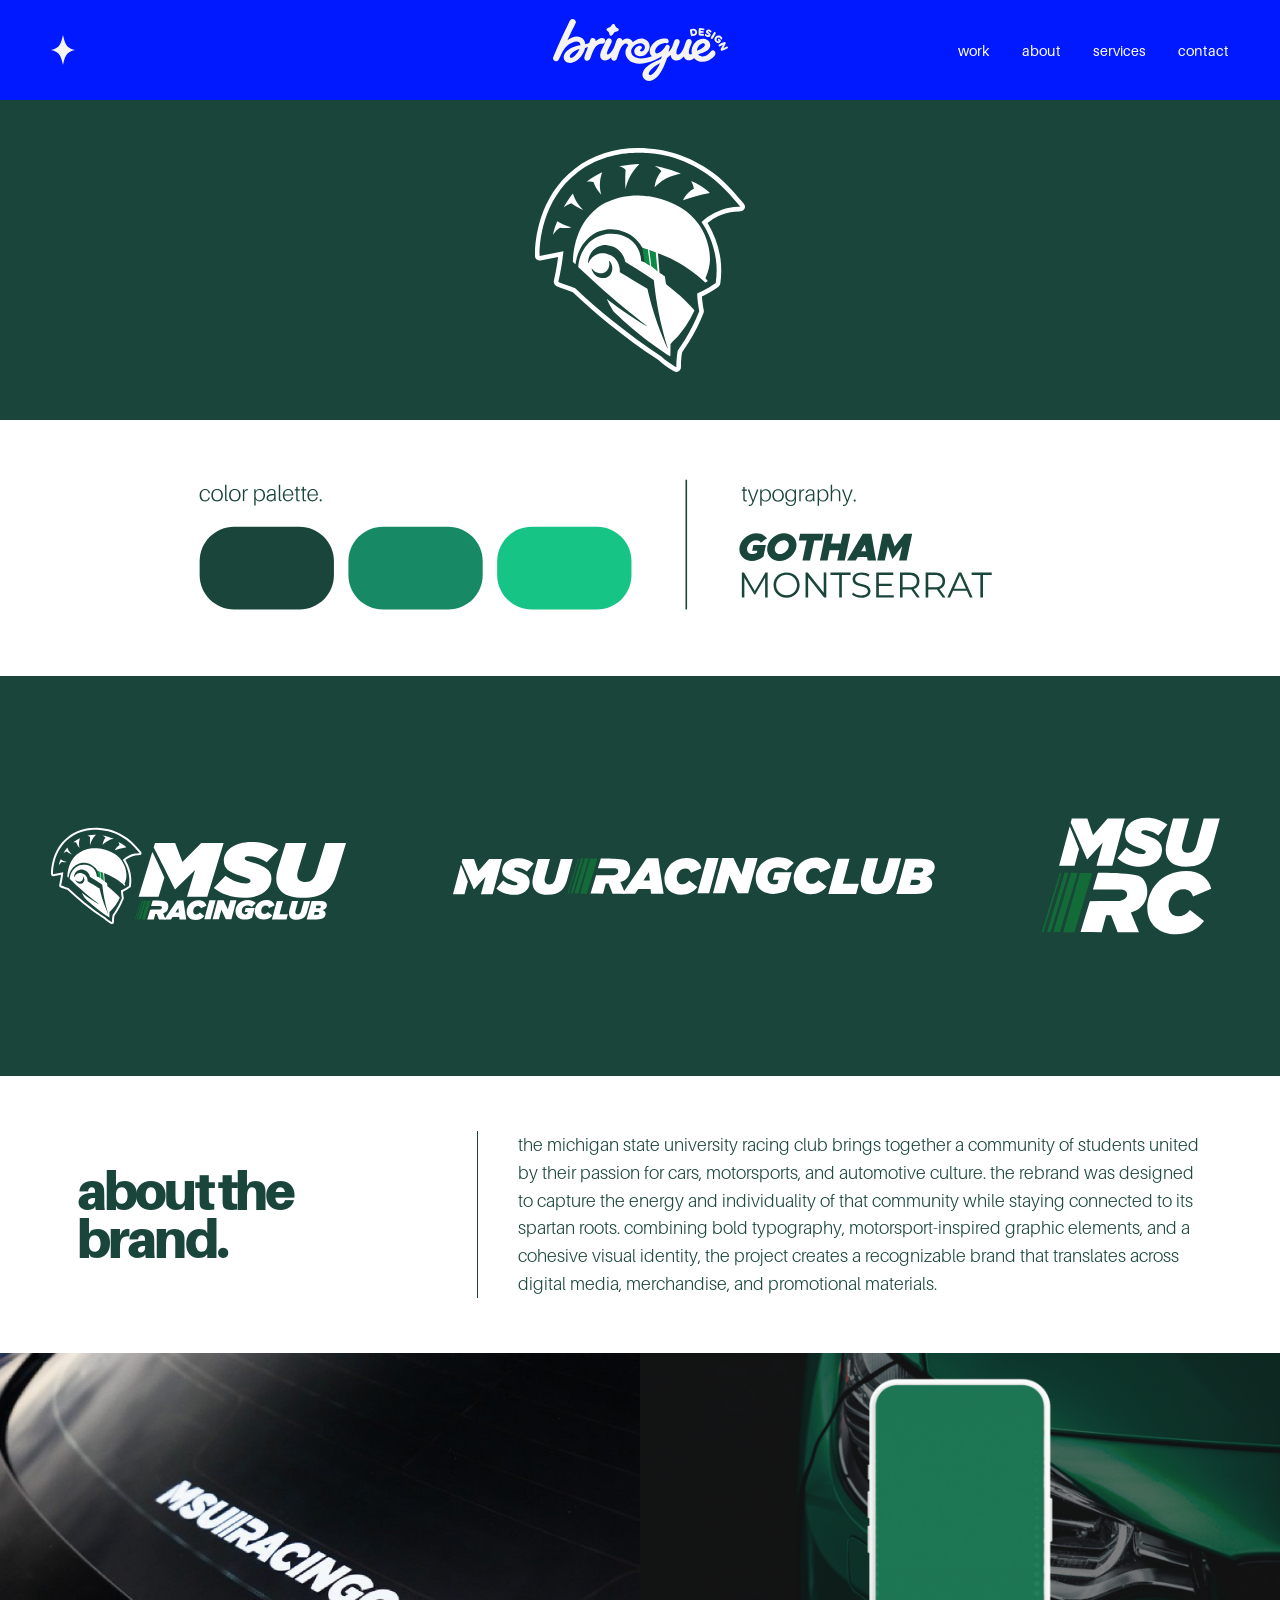
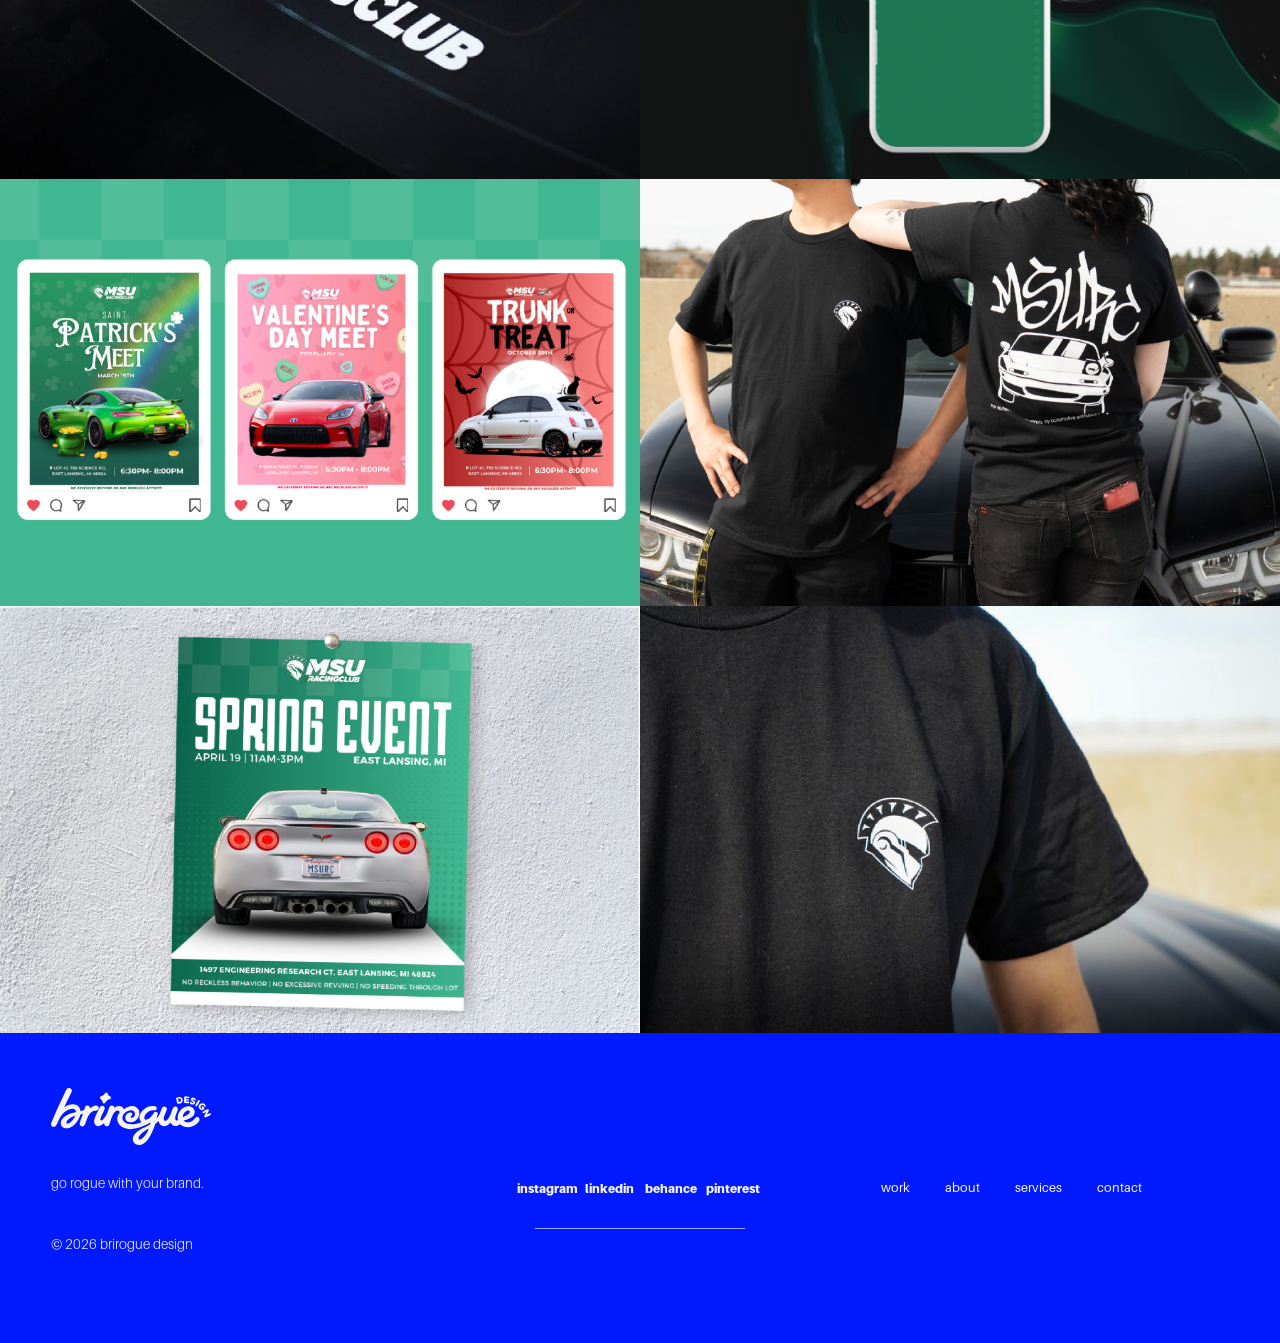
<file: msu-racing.html>
<!DOCTYPE html>
<html lang="en">

<head>
    <meta charset="UTF-8">
    <meta name="viewport" content="width=device-width, initial-scale=1.0">

    <meta
        name="description"
        content="Michigan State University Racing Club rebrand by BriRogue Design."
    >

    <title>MSURC | BriRogue Design</title>

    <link rel="stylesheet" href="css/style.css?v=5">
    <link rel="icon" type="image/png" href="images/favicon.png">
</head>


<body class="brand-project-page msu-racing-page">


    <!-- ==========================================
         HEADER & NAVIGATION
    ========================================== -->

    <header class="brand-project-header">

        <nav class="nav container">

            <div class="nav-sparkle">
                <img src="images/star-white.svg" alt="">
            </div>

            <a class="logo" href="index.html">
                <img src="images/logo-white.svg" alt="BriRogue Design">
            </a>

            <!-- MOBILE MENU BUTTON -->
            <button
                class="nav-toggle"
                type="button"
                aria-label="Open menu"
                aria-expanded="false"
            >
                <span></span>
                <span></span>
                <span></span>
            </button>

            <div class="nav-links">
                <a href="work.html">work</a>
                <a href="about.html">about</a>
                <a href="services.html">services</a>
                <a href="contact.html">contact</a>
            </div>

        </nav>

    </header>


    <main>


        <main>

    <!-- PROJECT HERO -->

    <section class="brand-project-hero">
        <img
            src="images/msu-racing/logo.svg"
            alt="Michigan State University Racing Club logo"
        >
    </section>


    <!-- COLOR PALETTE & TYPOGRAPHY -->

    <section class="brand-project-identity">
        <img
            src="images/msu-racing/identity.svg"
            alt="MSURC color palette and typography"
        >
    </section>


    <!-- LOGO VARIATIONS -->

    <section class="brand-project-variations">
        <img
            src="images/msu-racing/variations.svg"
            alt="MSURC logo variations"
        >
    </section>


    <!-- ABOUT THE BRAND -->

    <section class="brand-project-about">
        <div class="brand-project-about-inner">

            <h2>about the<br>brand.</h2>

            <p>
                the michigan state university racing club brings
                together a community of students united by their
                passion for cars, motorsports, and automotive
                culture. the rebrand was designed to capture the
                energy and individuality of that community while
                staying connected to its spartan roots. combining
                bold typography, motorsport-inspired graphic
                elements, and a cohesive visual identity, the
                project creates a recognizable brand that
                translates across digital media, merchandise,
                and promotional materials.
            </p>

        </div>
    </section>


    <!-- PROJECT GALLERY -->

    <section class="brand-project-gallery">

        <div class="brand-project-gallery-item">
            <img
                src="images/msu-racing/01.jpg"
                alt="MSURC branding mockup 01"
                loading="lazy"
            >
        </div>

        <div class="brand-project-gallery-item">
            <img
                src="images/msu-racing/02.gif"
                alt="MSURC animated branding mockup"
                loading="lazy"
            >
        </div>

        <div class="brand-project-gallery-item">
            <img
                src="images/msu-racing/03.jpg"
                alt="MSURC branding mockup 03"
                loading="lazy"
            >
        </div>

        <div class="brand-project-gallery-item">
            <img
                src="images/msu-racing/04.jpg"
                alt="MSURC branding mockup 04"
                loading="lazy"
            >
        </div>

        <div class="brand-project-gallery-item">
            <img
                src="images/msu-racing/05.jpg"
                alt="MSURC branding mockup 05"
                loading="lazy"
            >
        </div>

        <div class="brand-project-gallery-item">
            <img
                src="images/msu-racing/06.jpg"
                alt="MSURC branding mockup 06"
                loading="lazy"
            >
        </div>

    </section>

</main>

    <!-- ==========================================
         FOOTER
    ========================================== -->

    <footer class="site-footer">

        <div class="container site-footer-grid">

            <!-- LEFT -->
            <div class="footer-brand">

                <a href="index.html" class="footer-logo">
                    <img src="images/logo-white.svg" alt="BriRogue Design">
                </a>

                <p class="footer-tagline">
                    go rogue with your brand.
                </p>

                <p class="footer-copyright">
                    © 2026 brirogue design
                </p>

            </div>


            <!-- CENTER -->
            <div class="footer-socials">
                <a href="#" target="_blank" rel="noopener">instagram</a>
                <a href="#" target="_blank" rel="noopener">linkedin</a>
                <a href="#" target="_blank" rel="noopener">behance</a>
                <a href="#" target="_blank" rel="noopener">pinterest</a>
            </div>


            <!-- RIGHT -->
            <nav class="footer-nav" aria-label="Footer navigation">
                <a href="work.html">work</a>
                <a href="about.html">about</a>
                <a href="services.html">services</a>
                <a href="contact.html">contact</a>
            </nav>

        </div>

    </footer>


    <!-- ==========================================
         MOBILE NAV SCRIPT
    ========================================== -->

    <script>
        const navToggle = document.querySelector(".nav-toggle");
        const nav = document.querySelector(".nav");

        if (navToggle && nav) {
            navToggle.addEventListener("click", () => {
                const isOpen = nav.classList.toggle("nav-open");

                navToggle.setAttribute(
                    "aria-expanded",
                    String(isOpen)
                );
            });

            document.querySelectorAll(".nav-links a").forEach(link => {
                link.addEventListener("click", () => {
                    nav.classList.remove("nav-open");
                    navToggle.setAttribute("aria-expanded", "false");
                });
            });
        }
    </script>

</body>

</html>
</file>
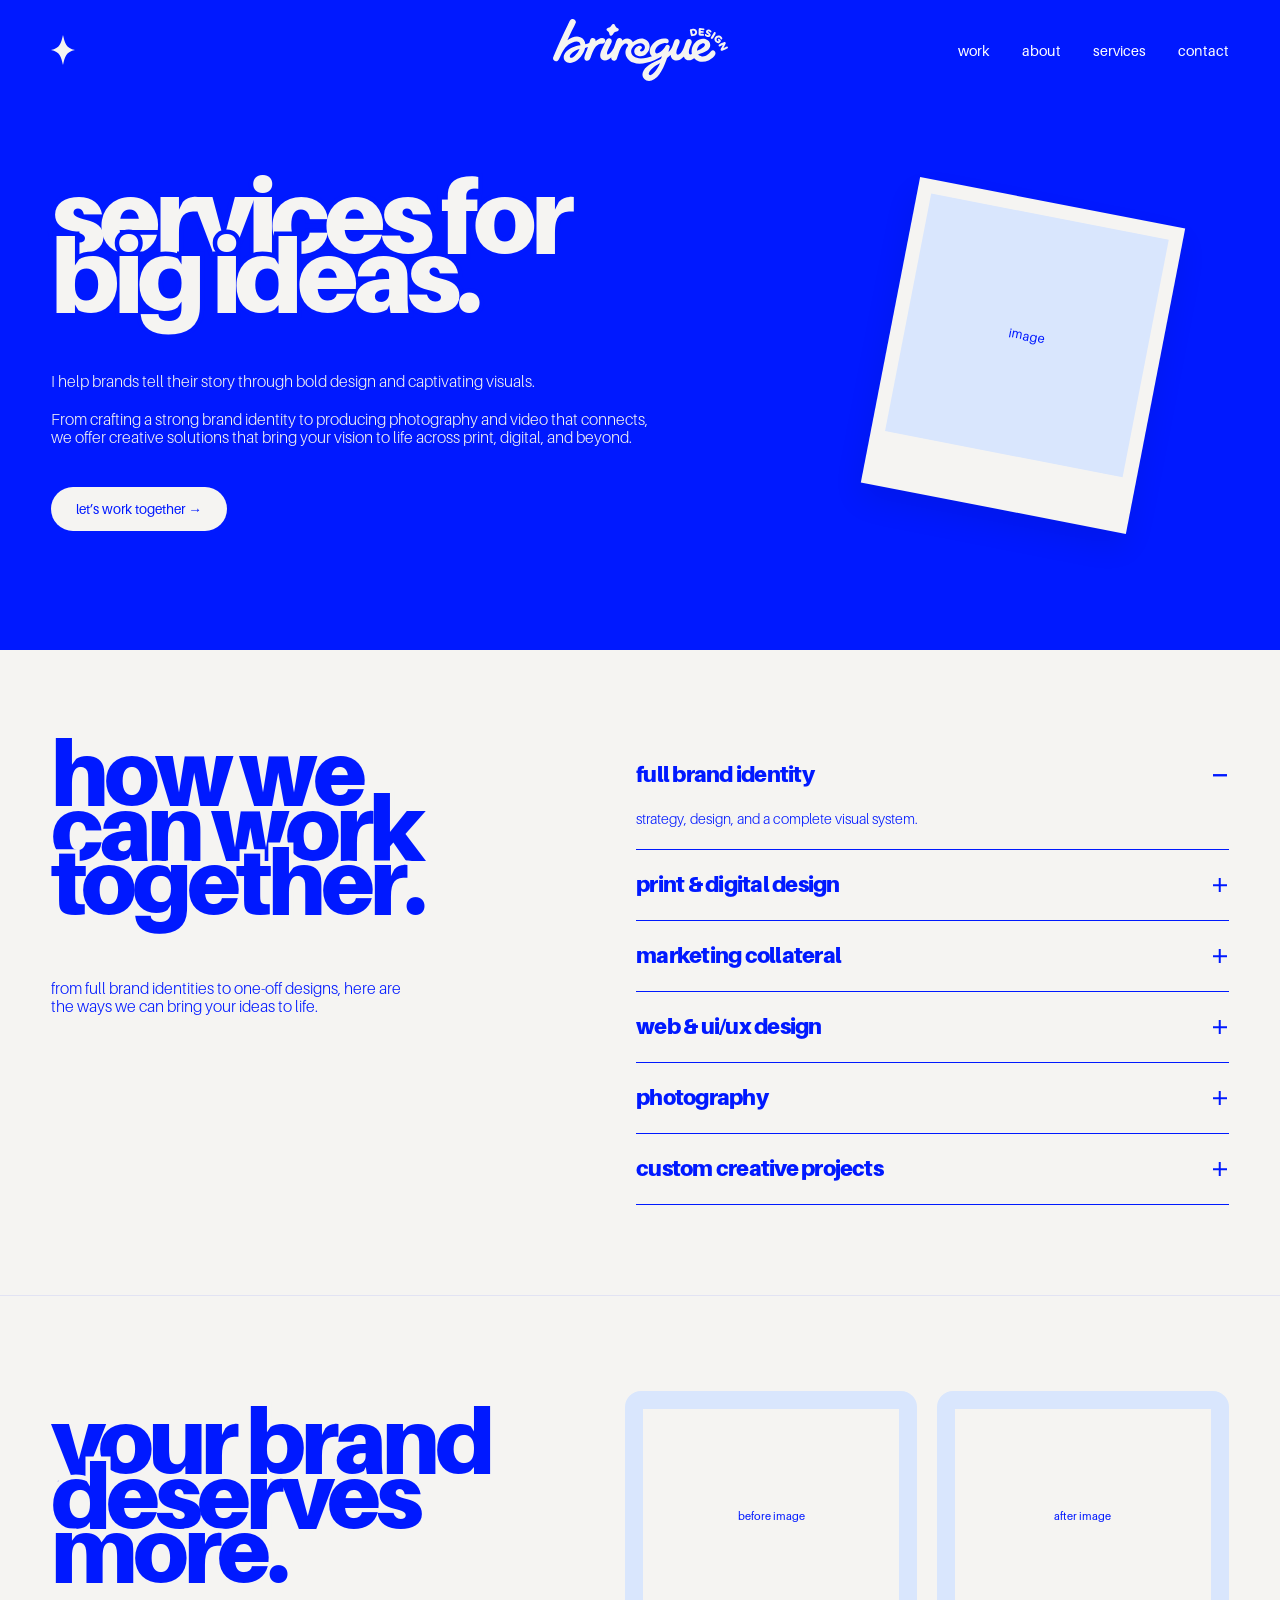
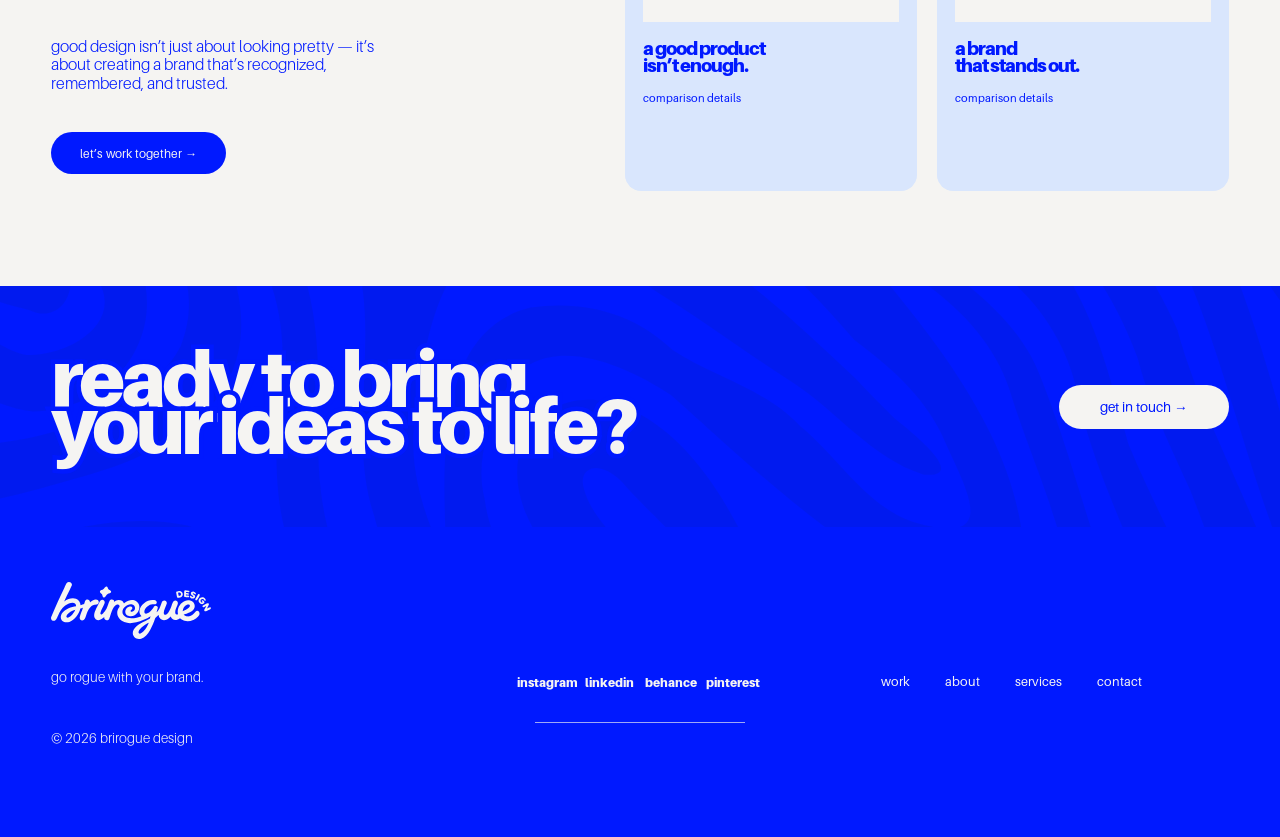
<file: services.html>
<!DOCTYPE html>
<html lang="en">

<head>
    <meta charset="UTF-8">
    <meta name="viewport" content="width=device-width, initial-scale=1.0">

    <meta
        name="description"
        content="BriRogue Design services — branding, digital design, marketing collateral, web design, photography, and custom creative projects."
    >

    <title>services | brirogue design</title>

    <link rel="stylesheet" href="css/style.css">
    <link rel="icon" type="image/png" href="images/favicon.png">
</head>


<body class="services-page">


    <!-- =========================================
         SERVICES HERO
    ========================================== -->

    <header class="services-hero">

        <!-- NAV -->
        <nav class="nav container">

            <div class="nav-sparkle">
                <img src="images/star-white.svg" alt="">
            </div>

            <a class="logo" href="index.html">
                <img src="images/logo-white.svg" alt="BriRogue Design">
            </a>

            <!-- MOBILE MENU BUTTON -->
            <button
                class="nav-toggle"
                type="button"
                aria-label="Open menu"
                aria-expanded="false"
            >
                <span></span>
                <span></span>
                <span></span>
            </button>
            
            <div class="nav-links">
                <a href="work.html">work</a>
                <a href="about.html">about</a>
                <a href="services.html">services</a>
                <a href="contact.html">contact</a>
            </div>

        </nav>


        <!-- HERO CONTENT -->
        <div class="container services-hero-grid">


            <!-- LEFT -->
            <div class="services-hero-copy">

                <h1 class="services-title">
    <span>services for</span>
    <span>big ideas.</span>
</h1>

                <p>
                    I help brands tell their story through bold design
                    and captivating visuals.
                </p>

                <p>
                    From crafting a strong brand identity to producing
                    photography and video that connects, we offer creative
                    solutions that bring your vision to life across print,
                    digital, and beyond.
                </p>

                <a class="button" href="contact.html">
                    let’s work together →
                </a>

            </div>


            <!-- RIGHT / POLAROID PLACEHOLDER -->
            <div class="services-hero-art">

                <div class="services-polaroid-placeholder">

                    <div class="services-polaroid-image">
                        image
                    </div>

                </div>

            </div>


        </div>

    </header>



    <!-- =========================================
         HOW WE CAN WORK TOGETHER
    ========================================== -->

    <section class="services-list-section">

        <div class="container services-list-grid">


            <!-- LEFT -->
            <div class="services-list-intro">

               <h2 class="services-work-title">
    <span>how we</span>
    <span>can work</span>
    <span>together.</span>
</h2>

                <p>
                    from full brand identities to one-off designs,
                    here are the ways we can bring your ideas to life.
                </p>

            </div>



            <!-- RIGHT / ACCORDION -->
            <div class="services-accordion">


                <!-- FULL BRAND IDENTITY -->
                <details class="service-item" open>

                    <summary>

                        <h3>
                            full brand identity
                        </h3>

                        <span class="accordion-icon"></span>

                    </summary>

                    <div class="service-details">

                        <p>
                            strategy, design, and a complete visual system.
                        </p>

                    </div>

                </details>



                <!-- PRINT & DIGITAL -->
                <details class="service-item">

                    <summary>

                        <h3>
                            print &amp; digital design
                        </h3>

                        <span class="accordion-icon"></span>

                    </summary>

                    <div class="service-details">

                        <p>
                            business cards, brochures, posters, flyers,
                            packaging, social media graphics.
                        </p>

                    </div>

                </details>



                <!-- MARKETING COLLATERAL -->
                <details class="service-item">

                    <summary>

                        <h3>
                            marketing collateral
                        </h3>

                        <span class="accordion-icon"></span>

                    </summary>

                    <div class="service-details">

                        <p>
                            email templates, presentation decks,
                            event materials, and more.
                        </p>

                    </div>

                </details>



                <!-- WEB / UI UX -->
                <details class="service-item">

                    <summary>

                        <h3>
                            web &amp; ui/ux design
                        </h3>

                        <span class="accordion-icon"></span>

                    </summary>

                    <div class="service-details">

                        <p>
                            website design, app interfaces,
                            and digital ads.
                        </p>

                    </div>

                </details>



                <!-- PHOTOGRAPHY -->
                <details class="service-item">

                    <summary>

                        <h3>
                            photography
                        </h3>

                        <span class="accordion-icon"></span>

                    </summary>

                    <div class="service-details">

                        <p>
                            lifestyle, product, automotive,
                            and promotional shoots.
                        </p>

                    </div>

                </details>



                <!-- CUSTOM CREATIVE -->
                <details class="service-item">

                    <summary>

                        <h3>
                            custom creative projects
                        </h3>

                        <span class="accordion-icon"></span>

                    </summary>

                    <div class="service-details">

                        <p>
                            any design needs tailored to your
                            brand’s vision.
                        </p>

                    </div>

                </details>


            </div>

        </div>

    </section>



    <!-- =========================================
         YOUR BRAND DESERVES MORE
    ========================================== -->

    <section class="brand-more">

        <div class="container brand-more-grid">


            <!-- LEFT -->
            <div class="brand-more-copy">

               <h2 class="brand-more-title">
    <span>your brand</span>
    <span>deserves</span>
    <span>more.</span>
</h2>

                <p>
                    good design isn’t just about looking pretty —
                    it’s about creating a brand that’s recognized,
                    remembered, and trusted.
                </p>

                <a class="brand-more-button" href="contact.html">
                    let’s work together →
                </a>

            </div>



            <!-- RIGHT / COMPARISON GRAPHICS -->
            <div class="brand-comparison">


                <!-- BEFORE -->
                <div class="comparison-card">

                    <div class="comparison-image-placeholder">
                        before image
                    </div>

                    <h3>
                        a good product<br>
                        isn’t enough.
                    </h3>

                    <div class="comparison-copy-placeholder">
                        comparison details
                    </div>

                </div>



                <!-- AFTER -->
                <div class="comparison-card">

                    <div class="comparison-image-placeholder">
                        after image
                    </div>

                    <h3>
                        a brand<br>
                        that stands out.
                    </h3>

                    <div class="comparison-copy-placeholder">
                        comparison details
                    </div>

                </div>


            </div>

        </div>

    </section>



    <!-- =========================================
         SERVICES CTA
    ========================================== -->

    <section class="services-cta">

        <div class="container services-cta-content">

            <h2 class="services-cta-title">
    <span>ready to bring</span>
    <span>your ideas to life?</span>
</h2>

            <a class="button" href="contact.html">
                get in touch →
            </a>

        </div>

    </section>



   <footer class="site-footer">
    <div class="container site-footer-grid">

        <!-- LEFT -->
        <div class="footer-brand">
            <a href="index.html" class="footer-logo">
                <img src="images/logo-white.svg" alt="BriRogue Design">
            </a>

            <p class="footer-tagline">go rogue with your brand.</p>

            <p class="footer-copyright">
                © 2026 brirogue design
            </p>
        </div>


        <!-- CENTER -->
        <div class="footer-socials">
            <a href="#" target="_blank" rel="noopener">instagram</a>
            <a href="#" target="_blank" rel="noopener">linkedin</a>
            <a href="#" target="_blank" rel="noopener">behance</a>
            <a href="#" target="_blank" rel="noopener">pinterest</a>
        </div>


        <!-- RIGHT -->
        <nav class="footer-nav" aria-label="Footer navigation">
            <a href="work.html">work</a>
            <a href="about.html">about</a>
            <a href="services.html">services</a>
            <a href="contact.html">contact</a>
        </nav>

    </div>
</footer>

    <script>
    const navToggle = document.querySelector(".nav-toggle");
    const nav = document.querySelector(".nav");

    if (navToggle && nav) {

        navToggle.addEventListener("click", () => {

            const isOpen = nav.classList.toggle("nav-open");

            navToggle.setAttribute(
                "aria-expanded",
                isOpen
            );

        });

        document.querySelectorAll(".nav-links a").forEach(link => {

            link.addEventListener("click", () => {

                nav.classList.remove("nav-open");

                navToggle.setAttribute(
                    "aria-expanded",
                    "false"
                );

            });

        });

    }
</script>

</body>

</html>
</file>
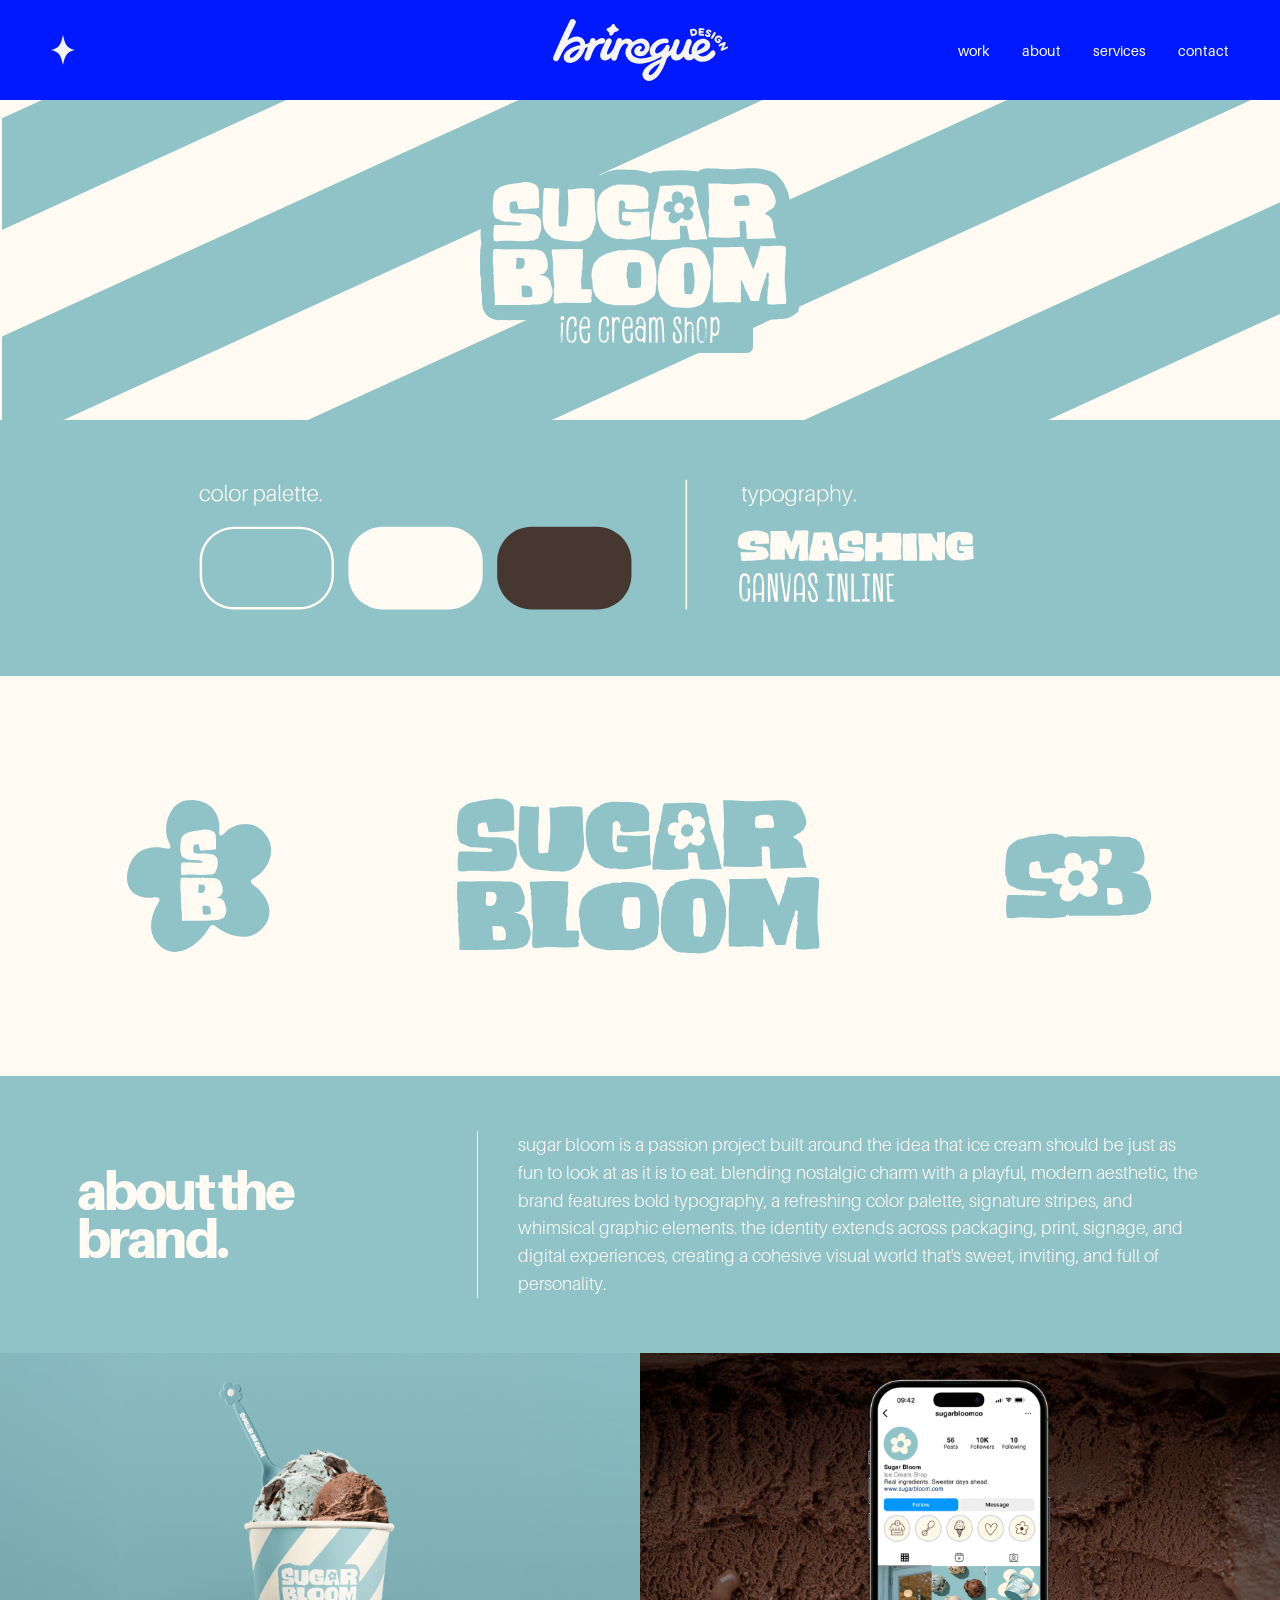
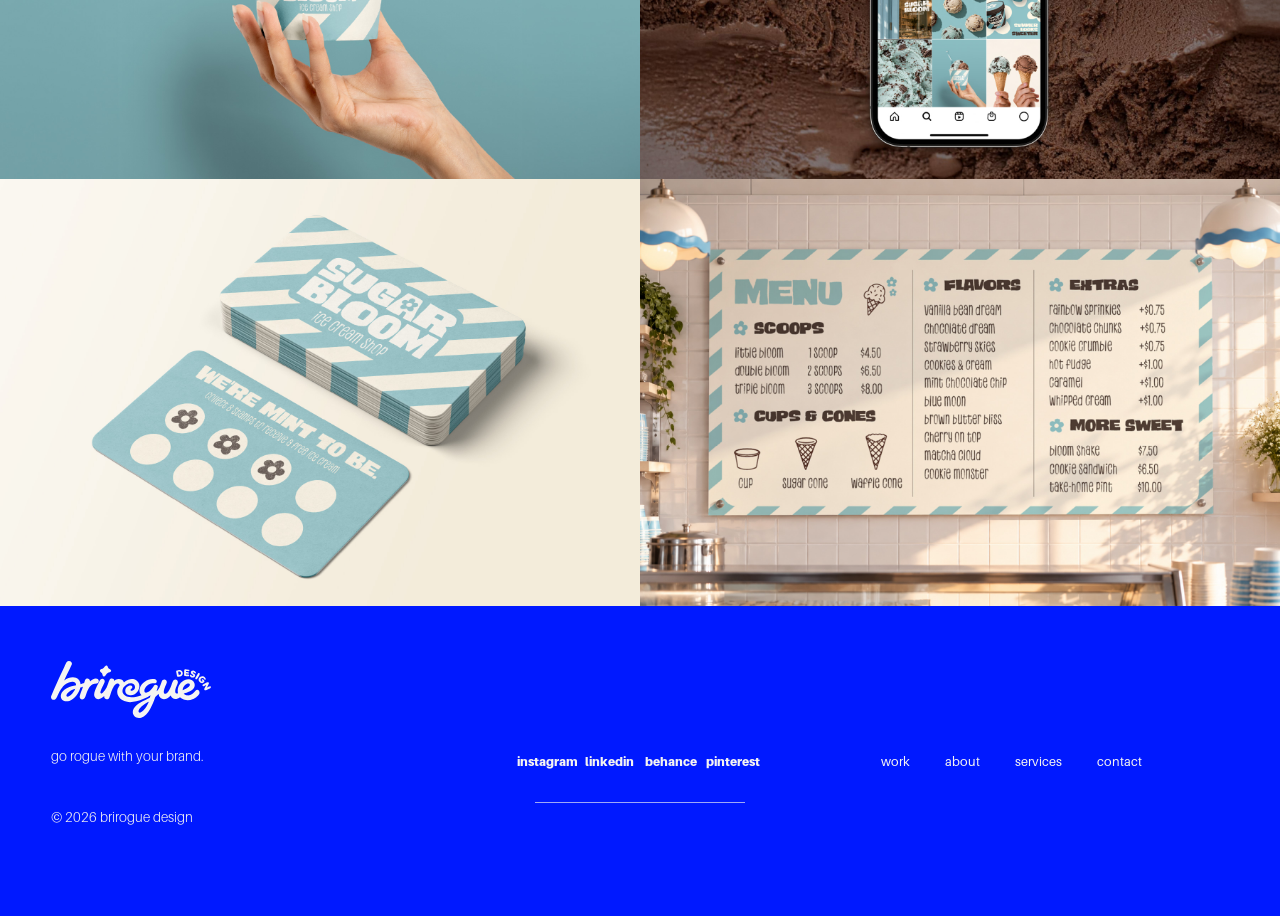
<file: sugar-bloom.html>
<!DOCTYPE html>
<html lang="en">

<head>
    <meta charset="UTF-8">
    <meta name="viewport" content="width=device-width, initial-scale=1.0">

    <meta
        name="description"
        content="Sugar Bloom brand identity and creative design by BriRogue Design."
    >

    <title>Sugar Bloom | BriRogue Design</title>

    <link rel="stylesheet" href="css/style.css?v=4">
    <link rel="icon" type="image/png" href="images/favicon.png">
</head>


<body class="brand-project-page sugar-bloom-page">


    <!-- ==========================================
         HEADER & NAVIGATION
    ========================================== -->

    <header class="brand-project-header">

        <nav class="nav container">

            <div class="nav-sparkle">
                <img src="images/star-white.svg" alt="">
            </div>

            <a class="logo" href="index.html">
                <img src="images/logo-white.svg" alt="BriRogue Design">
            </a>

            <!-- MOBILE MENU BUTTON -->
            <button
                class="nav-toggle"
                type="button"
                aria-label="Open menu"
                aria-expanded="false"
            >
                <span></span>
                <span></span>
                <span></span>
            </button>

            <div class="nav-links">
                <a href="work.html">work</a>
                <a href="about.html">about</a>
                <a href="services.html">services</a>
                <a href="contact.html">contact</a>
            </div>

        </nav>

    </header>


    <main>


       <!-- ==========================================
     PROJECT HERO
========================================== -->

<section class="brand-project-hero">

    <img
        src="images/sugar-bloom/logo.svg"
        alt="Sugar Bloom logo"
    >

</section>


<!-- ==========================================
     COLOR PALETTE & TYPOGRAPHY
========================================== -->

<section class="brand-project-identity">

    <img
        src="images/sugar-bloom/identity.svg"
        alt="Sugar Bloom color palette and typography"
    >

</section>


<!-- ==========================================
     LOGO VARIATIONS
========================================== -->

<section class="brand-project-variations">

    <img
        src="images/sugar-bloom/variations.svg"
        alt="Sugar Bloom logo variations"
    >

</section>


        <!-- ==========================================
             ABOUT THE BRAND
        ========================================== -->

        <section class="brand-project-about">

            <div class="brand-project-about-inner">

                <h2>
                    about the<br>
                    brand.
                </h2>

                <p>
                    sugar bloom is a passion project built around the idea that ice cream should be just as 
                    fun to look at as it is to eat. blending nostalgic charm with a playful, modern aesthetic, 
                    the brand features bold typography, a refreshing color palette, signature stripes, and whimsical 
                    graphic elements. the identity extends across packaging, print, signage, and digital experiences, 
                    creating a cohesive visual world that's sweet, inviting, and full of personality.
                </p>

            </div>

        </section>


        <!-- ==========================================
     PROJECT GALLERY
========================================== -->

<section class="brand-project-gallery">

    <div class="brand-project-gallery-item">
        <img
            src="images/sugar-bloom/01.jpg"
            alt="Sugar Bloom ice cream packaging"
            loading="lazy"
        >
    </div>

    <div class="brand-project-gallery-item">
        <img
            src="images/sugar-bloom/02.jpg"
            alt="Sugar Bloom social media design"
            loading="lazy"
        >
    </div>

    <div class="brand-project-gallery-item">
        <img
            src="images/sugar-bloom/03.jpg"
            alt="Sugar Bloom loyalty cards"
            loading="lazy"
        >
    </div>

    <div class="brand-project-gallery-item">
        <img
            src="images/sugar-bloom/04.jpg"
            alt="Sugar Bloom wall menu"
            loading="lazy"
        >
    </div>

</section>

    </main>


    <!-- ==========================================
         FOOTER
    ========================================== -->

    <footer class="site-footer">

        <div class="container site-footer-grid">

            <!-- LEFT -->
            <div class="footer-brand">

                <a href="index.html" class="footer-logo">
                    <img src="images/logo-white.svg" alt="BriRogue Design">
                </a>

                <p class="footer-tagline">
                    go rogue with your brand.
                </p>

                <p class="footer-copyright">
                    © 2026 brirogue design
                </p>

            </div>


            <!-- CENTER -->
            <div class="footer-socials">
                <a href="#" target="_blank" rel="noopener">instagram</a>
                <a href="#" target="_blank" rel="noopener">linkedin</a>
                <a href="#" target="_blank" rel="noopener">behance</a>
                <a href="#" target="_blank" rel="noopener">pinterest</a>
            </div>


            <!-- RIGHT -->
            <nav class="footer-nav" aria-label="Footer navigation">
                <a href="work.html">work</a>
                <a href="about.html">about</a>
                <a href="services.html">services</a>
                <a href="contact.html">contact</a>
            </nav>

        </div>

    </footer>


    <!-- ==========================================
         MOBILE NAV SCRIPT
    ========================================== -->

    <script>
        const navToggle = document.querySelector(".nav-toggle");
        const nav = document.querySelector(".nav");

        if (navToggle && nav) {
            navToggle.addEventListener("click", () => {
                const isOpen = nav.classList.toggle("nav-open");

                navToggle.setAttribute(
                    "aria-expanded",
                    String(isOpen)
                );
            });

            document.querySelectorAll(".nav-links a").forEach(link => {
                link.addEventListener("click", () => {
                    nav.classList.remove("nav-open");
                    navToggle.setAttribute("aria-expanded", "false");
                });
            });
        }
    </script>

</body>

</html>
</file>
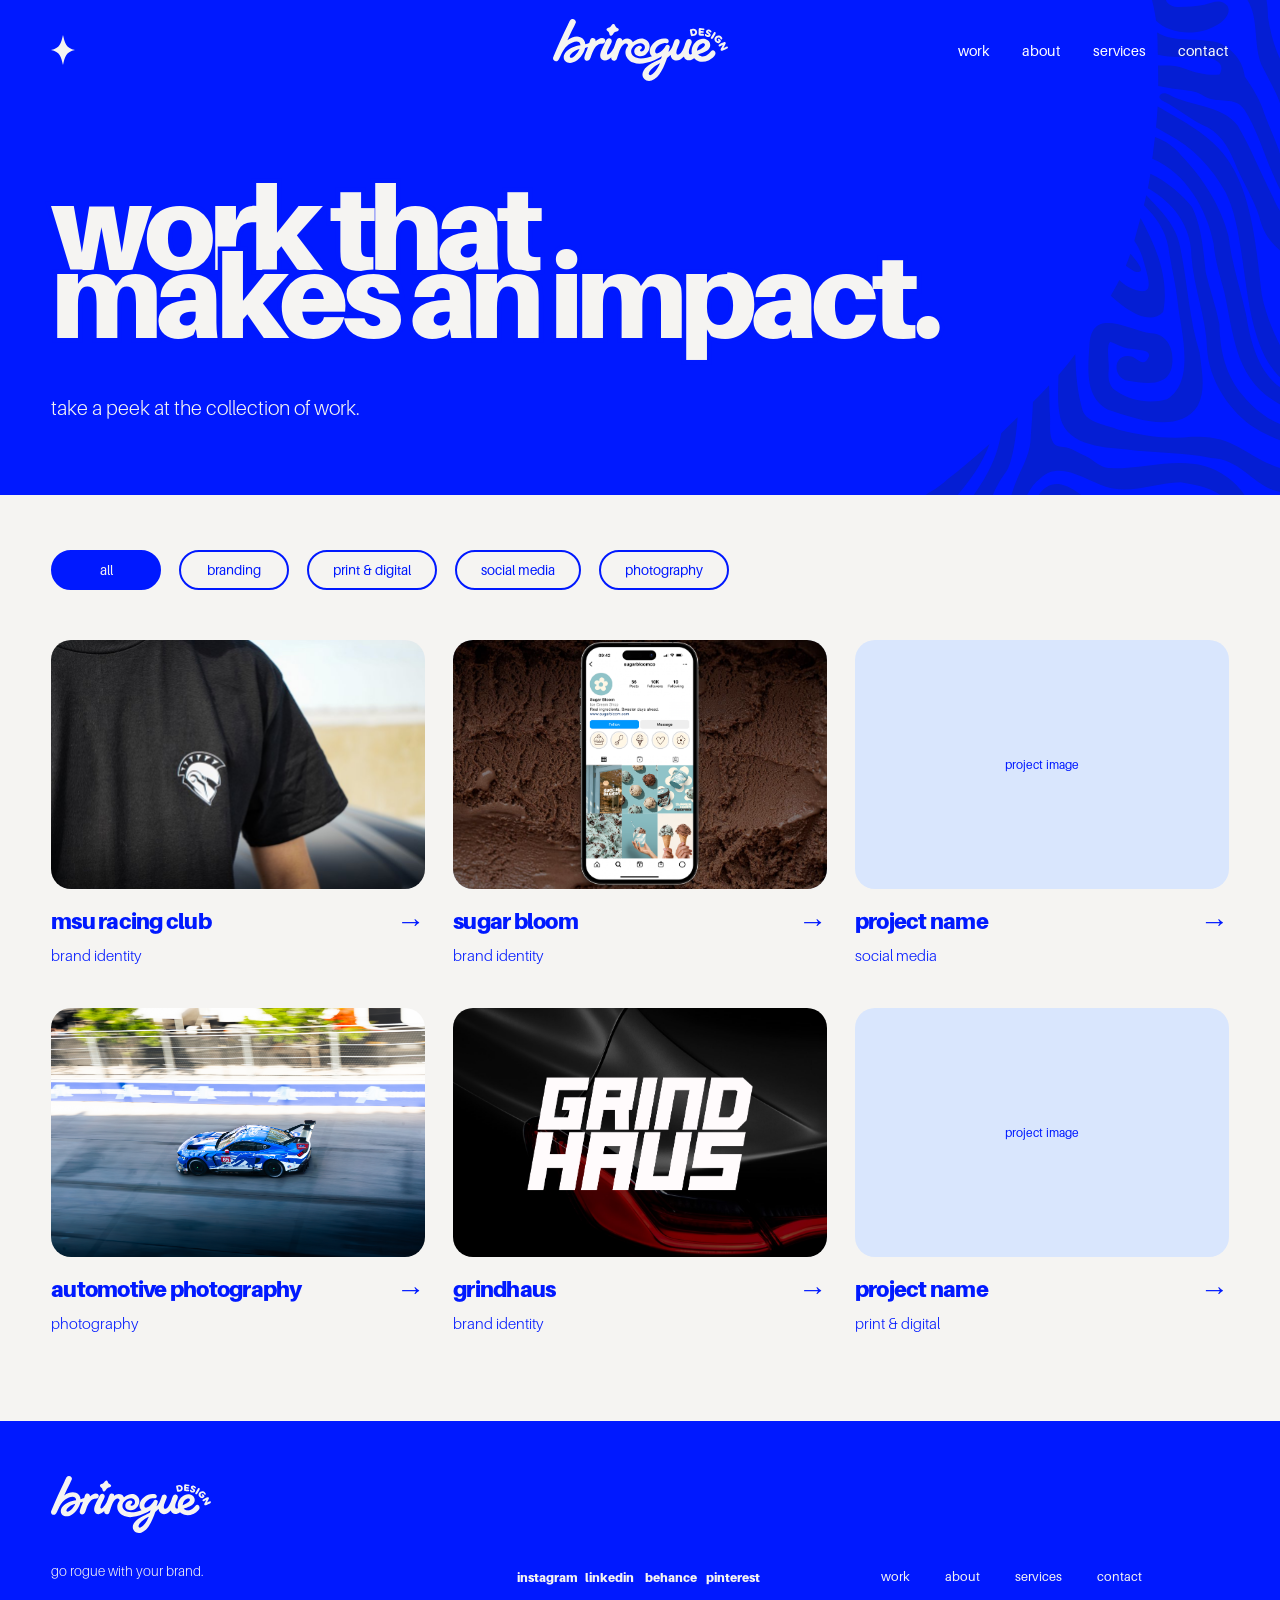
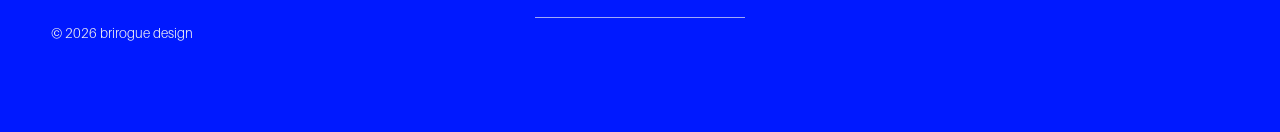
<file: work.html>
<!DOCTYPE html>
<html lang="en">

<head>
    <meta charset="UTF-8">
    <meta name="viewport" content="width=device-width, initial-scale=1.0">

    <meta
        name="description"
        content="Explore selected branding, print, digital, social media, and photography work by BriRogue Design."
    >

    <title>work | brirogue design</title>

    <link rel="stylesheet" href="css/style.css">
    <link rel="icon" type="image/png" href="images/favicon.png">
</head>


<body class="work-page">


    <!-- =========================================
         WORK HERO
    ========================================== -->

    <header class="work-hero">

        <!-- NAV -->
        <nav class="nav container">

            <div class="nav-sparkle">
                <img src="images/star-white.svg" alt="">
            </div>

            <a class="logo" href="index.html">
                <img
                    src="images/logo-white.svg"
                    alt="BriRogue Design"
                >
            </a>

            <!-- MOBILE MENU BUTTON -->
            <button
                class="nav-toggle"
                type="button"
                aria-label="Open menu"
                aria-expanded="false"
            >
                <span></span>
                <span></span>
                <span></span>
            </button>

            <div class="nav-links">

                <a href="work.html">work</a>

                <a href="about.html">about</a>

                <a href="services.html">services</a>

                <a href="contact.html">contact</a>

            </div>

        </nav>


        <!-- HERO COPY -->
        <div class="container work-hero-content">

           <h1 class="work-title">
    <span>work that</span>
    <span>makes an impact.</span>
</h1>

            <p>
                take a peek at the collection of work.
            </p>

        </div>

    </header>



    <!-- =========================================
         PORTFOLIO
    ========================================== -->

    <main class="portfolio-section">

        <div class="container">


            <!-- =================================
                 FILTER BUTTONS
            ================================== -->

            <div
                class="work-filters"
                aria-label="Filter projects"
            >

                <button
                    class="work-filter active"
                    type="button"
                    data-filter="all"
                >
                    all
                </button>

                <button
                    class="work-filter"
                    type="button"
                    data-filter="branding"
                >
                    branding
                </button>

                <button
                    class="work-filter"
                    type="button"
                    data-filter="print-digital"
                >
                    print &amp; digital
                </button>

                <button
                    class="work-filter"
                    type="button"
                    data-filter="social-media"
                >
                    social media
                </button>

                <button
                    class="work-filter"
                    type="button"
                    data-filter="photography"
                >
                    photography
                </button>

            </div>



            <!-- =================================
                 PROJECT GRID
            ================================== -->

            <div class="work-grid">


                <!-- PROJECT 1 -->
                <article
                    class="work-project"
                    data-category="branding"
                >

                    <a
                        class="work-project-link"
                         href="msu-racing.html"
                    >

                        <div class="work-image-placeholder">
                            <img
                                src="images/msu-racing/msu-racing-cover.jpg"
                                alt="MSURC rebrand"
                            >
                        </div>

                        <div class="work-project-heading">

                            <h2>msu racing club</h2>

                            <span>→</span>

                        </div>

                        <p>
                            brand identity
                        </p>

                    </a>

                </article>



                <!-- PROJECT 2 -->
                <article
                    class="work-project"
                    data-category="branding"
                >

                    <a
                        class="work-project-link"
                        href="sugar-bloom.html"
                    >

                        <div class="work-image-placeholder">
                            <img
                                src="images/sugar-bloom/sugarbloom-cover.png"
                                alt="Sugarbloom branding"
                            >
                        </div>

                        <div class="work-project-heading">

                            <h2>sugar bloom</h2>

                            <span>→</span>

                        </div>

                        <p>
                            brand identity
                        </p>

                    </a>

                </article>



                <!-- PROJECT 3 -->
                <article
                    class="work-project"
                    data-category="social-media"
                >

                    <a
                        class="work-project-link"
                        href="#"
                    >

                        <div class="work-image-placeholder">
                            project image
                        </div>

                        <div class="work-project-heading">

                            <h2>project name</h2>

                            <span>→</span>

                        </div>

                        <p>
                            social media
                        </p>

                    </a>

                </article>



                <!-- PROJECT 4 -->
                <article
                    class="work-project"
                    data-category="photography"
                >

                <a
                    class="work-project-link"
                    href="photography.html"
                >

                <div class="work-project-image">
                    <img
                    src="images/gt3-65.jpg"
                    alt="Photography"
                    >    
                </div>

        <div class="work-project-heading">

            <h2>automotive photography</h2>

            <span>→</span>

        </div>

        <p>
            photography
        </p>

    </a>

</article>



                <!-- PROJECT 5 -->
                <article
                    class="work-project"
                    data-category="branding"
                >

                    <a
                        class="work-project-link"
                        href="grindhaus.html"
                    >

                        <div class="work-image-placeholder">
                            <img
                            src="images/grindhaus/grindhaus-cover.jpg"
                            alt="Grindhaus brand identity"
                            >
                        </div>

                        <div class="work-project-heading">

                            <h2>grindhaus</h2>

                            <span>→</span>

                        </div>

                        <p>
                            brand identity
                        </p>

                    </a>

                </article>



                <!-- PROJECT 6 -->
                <article
                    class="work-project"
                    data-category="print-digital"
                >

                    <a
                        class="work-project-link"
                        href="#"
                    >

                        <div class="work-image-placeholder">
                            project image
                        </div>

                        <div class="work-project-heading">

                            <h2>project name</h2>

                            <span>→</span>

                        </div>

                        <p>
                            print &amp; digital
                        </p>

                    </a>

                </article>


            </div>

        </div>

    </main>



  <footer class="site-footer">
    <div class="container site-footer-grid">

        <!-- LEFT -->
        <div class="footer-brand">
            <a href="index.html" class="footer-logo">
                <img src="images/logo-white.svg" alt="BriRogue Design">
            </a>

            <p class="footer-tagline">go rogue with your brand.</p>

            <p class="footer-copyright">
                © 2026 brirogue design
            </p>
        </div>


        <!-- CENTER -->
        <div class="footer-socials">
            <a href="#" target="_blank" rel="noopener">instagram</a>
            <a href="#" target="_blank" rel="noopener">linkedin</a>
            <a href="#" target="_blank" rel="noopener">behance</a>
            <a href="#" target="_blank" rel="noopener">pinterest</a>
        </div>


        <!-- RIGHT -->
        <nav class="footer-nav" aria-label="Footer navigation">
            <a href="work.html">work</a>
            <a href="about.html">about</a>
            <a href="services.html">services</a>
            <a href="contact.html">contact</a>
        </nav>

    </div>
</footer>



    <!-- =========================================
         WORK FILTER
    ========================================== -->

    <script>

        const filterButtons =
            document.querySelectorAll(".work-filter");

        const projects =
            document.querySelectorAll(".work-project");


        filterButtons.forEach(button => {

            button.addEventListener("click", () => {

                const selectedFilter =
                    button.dataset.filter;


                /* active button */

                filterButtons.forEach(btn => {
                    btn.classList.remove("active");
                });

                button.classList.add("active");


                /* filter projects */

                projects.forEach(project => {

                    const category =
                        project.dataset.category;


                    if (
                        selectedFilter === "all" ||
                        category === selectedFilter
                    ) {

                        project.classList.remove("project-hidden");

                    } else {

                        project.classList.add("project-hidden");

                    }

                });

            });

        });

    </script>
<script>
    const navToggle = document.querySelector(".nav-toggle");
    const nav = document.querySelector(".nav");

    if (navToggle && nav) {

        navToggle.addEventListener("click", () => {

            const isOpen = nav.classList.toggle("nav-open");

            navToggle.setAttribute(
                "aria-expanded",
                isOpen
            );

        });

        document.querySelectorAll(".nav-links a").forEach(link => {

            link.addEventListener("click", () => {

                nav.classList.remove("nav-open");

                navToggle.setAttribute(
                    "aria-expanded",
                    "false"
                );

            });

        });

    }
</script>

</body>

</html>
</file>
<file: css/style.css>
/* ==================================================
   BRIROGUE DESIGN
   MAIN STYLESHEET
================================================== */


/* ==================================================
   FONTS
================================================== */

@font-face {
    font-family: "Aileron";
    src: url("../fonts/Aileron-Light.otf") format("opentype");
    font-weight: 300;
    font-style: normal;
}

@font-face {
    font-family: "Aileron";
    src: url("../fonts/Aileron-Regular.otf") format("opentype");
    font-weight: 400;
    font-style: normal;
}

@font-face {
    font-family: "Aileron";
    src: url("../fonts/Aileron-Black.otf") format("opentype");
    font-weight: 900;
    font-style: normal;
}

@font-face {
    font-family: "Bryndan Write";
    src: url("../fonts/BryndanWriteBook-nGPM.ttf") format("truetype");
    font-weight: 400;
    font-style: normal;
}

/* ==================================================
   BRAND VARIABLES
================================================== */

:root {
    --blue: #0019ff;
    --dark-blue: #0008ad;
    --light-periwinkle: #d9e6fd;
    --periwinkle: #a9b6fd;
    --off-white: #f5f4f2;

    --page-padding: clamp(35px, 4vw, 70px);
}


/* ==================================================
   RESET
================================================== */

* {
    margin: 0;
    padding: 0;
    box-sizing: border-box;
}

html {
    scroll-behavior: smooth;
}

body {
    background: var(--off-white);
    color: var(--blue);

    font-family: "Aileron", Arial, sans-serif;
    font-weight: 400;

    overflow-x: hidden;
}

a {
    color: inherit;
    text-decoration: none;
}

img {
    max-width: 100%;
}

.container {
    width: 100%;
    max-width: 1600px;

    margin: 0 auto;

    padding-left: var(--page-padding);
    padding-right: var(--page-padding);
}


/* ==================================================
   TYPOGRAPHY
================================================== */

h1,
h2,
h3 {
    font-family: "Aileron", Arial, sans-serif;
    font-weight: 900;
    letter-spacing: -0.055em;
}

p {
    font-family: "Aileron", Arial, sans-serif;
    font-weight: 300;
    line-height: 1.25;
}


/* ==================================================
   BUTTONS
================================================== */

.button {
    display: inline-flex;
    align-items: center;
    justify-content: center;

    min-width: 170px;
    height: 44px;

    padding: 0 25px;

    border-radius: 100px;

    background: var(--off-white);
    color: var(--blue);

    font-size: 0.85rem;
    font-weight: 400;

    transition:
        transform 0.2s ease,
        background 0.2s ease;
}

.button:hover {
    transform: translateY(-3px);
    background: var(--light-periwinkle);
}


/* ==================================================
   HERO
================================================== */

.hero {
    min-height: 100vh;

    background: var(--blue);
    color: var(--off-white);

    display: flex;
    flex-direction: column;
}


/* NAV */

.nav {
    position: relative;
    z-index: 10;
    height: 100px;

    display: grid;
    grid-template-columns: 1fr auto 1fr;

    align-items: center;
}

.nav-sparkle {
    justify-self: start;
}

.nav-sparkle img {
    display: block;

    width: 24px;
    height: auto;
}

.logo {
    justify-self: center;
    display: block;
}

.logo img {
    display: block;

    width: 175px;
    height: auto;
}

.nav-links {
    justify-self: end;

    display: flex;
    align-items: center;

    gap: 32px;

    font-size: 0.9rem;
    font-weight: 400;
}


/* HERO CONTENT */

.hero-content {
    flex: 1;

    display: flex;
    flex-direction: column;
    justify-content: center;

    padding-top: 20px;
    padding-bottom: 20px;
}

.hero h1 {
    max-width: 900px;

    font-size: clamp(7rem, 9vw, 10rem);
}

.hero-title span {
    display: block;
    position: relative;

    color: var(--off-white);

    -webkit-text-stroke: 9px var(--blue);
    paint-order: stroke fill;

    line-height: 0.80;
}

.hero-title span:nth-child(1) {
    z-index: 1;
}

.hero-title span:nth-child(2) {
    z-index: 2;
    transform: translateY(-20px);
}

.hero-title span:nth-child(3) {
    z-index: 3;
    transform: translateY(-30px);
}


.hero-description {
    width: 470px;
    max-width: 100%;

    margin-top: 40px;

    font-size: 1.15rem;
    line-height: 1.25;
}

.hero .button {
    align-self: flex-start;

    margin-top: 30px;
}


/* ==================================================
   WHY GOOD DESIGN MATTERS
================================================== */

.why {
    background: var(--off-white);

    padding-top: 90px;
    padding-bottom: 90px;
}

.why-grid {
    display: grid;
    grid-template-columns: minmax(0, 1.4fr) minmax(180px, 0.6fr);

    gap: 70px;

    align-items: end;
}

.why-copy h2 {
    max-width: 900px;

    margin-bottom: 45px;

    font-size: clamp(4.5rem, 7vw, 7rem);
    
}

.why-title span {
    display: block;
    position: relative;

    color: var(--blue);

    -webkit-text-stroke: 9px var(--off-white);
    paint-order: stroke fill;

    line-height: 0.72;
}

.why-title span:nth-child(1) {
    z-index: 1;
}

.why-title span:nth-child(2) {
    z-index: 2;
    transform: translateY(-9px);
}

.why-copy p {
    width: 650px;
    max-width: 100%;

    margin-top: 20px;

    font-size: 1.05rem;
}


/* ------------------------------
   WHY â€” CIRCULAR GRAPHIC
------------------------------ */

.why-circle {
    display: flex;
    align-items: center;
    justify-content: center;

    width: 100%;
    height: 100%;
}

.why-circle img {
    display: block;

    width: clamp(220px, 18vw, 320px);
    height: auto;

    object-fit: contain;
}


/* ==================================================
   FEATURED WORK
================================================== */

.work {
    background: var(--blue);
    color: var(--off-white);

    padding-top: 80px;
    padding-bottom: 90px;
}

.section-heading-row {
    display: flex;
    align-items: center;
    justify-content: space-between;

    gap: 30px;

    margin-bottom: 55px;
}

.section-heading-row h2 {
    font-size: clamp(4.5rem, 7vw, 7rem);
    line-height: 0.85;
}

.project-grid {
    display: grid;
    grid-template-columns: repeat(3, minmax(0, 1fr));

    gap: 22px;
}

.project-card {
    overflow: hidden;

    background: var(--off-white);
    color: var(--blue);

    border-radius: 20px;

    transition: transform 0.25s ease;
}

.project-card:hover {
    transform: translateY(-7px);
}

.project-image {
    width: 100%;
    aspect-ratio: 1.1 / 1;

    background: var(--light-periwinkle);

    display: flex;
    align-items: center;
    justify-content: center;

    font-size: 0.8rem;
}

.project-info {
    min-height: 55px;

    padding: 0 18px;

    display: flex;
    align-items: center;
    justify-content: space-between;

    gap: 10px;

    font-size: 0.85rem;
    font-weight: 400;
}


/* ==================================================
   VALUES
================================================== */

.values {
    background: var(--off-white);

    padding-top: 80px;
    padding-bottom: 100px;
}

.values-grid {
    display: grid;
    grid-template-columns: repeat(3, minmax(0, 1fr));

    gap: 70px;
}

.value {
    text-align: center;
}

.value-icon {
    width: 100px;
    height: 100px;
    margin: 0 auto 25px;
    display: flex;
    align-items: center;
    justify-content: center;
}

.value-icon img {
    display: block;
    width: 100%;
    height: 100%;
    object-fit: contain;
}

.value h3 {
    font-size: 1.5rem;
    line-height: 0.95;
}

.value p {
    max-width: 300px;

    margin: 22px auto 0;

    font-size: 0.95rem;
    line-height: 1.25;
}


/* ==================================================
   CTA
================================================== */

.cta {
    min-height: 500px;

    background: var(--blue);
    color: var(--off-white);

    display: flex;
    align-items: center;

    overflow: hidden;
}

.cta-content {
    text-align: center;
}

.cta-sparkle {
    display: block;

    width: 28px;
    height: auto;

    margin: 0 auto 18px;
}

.cta h2 {
    width: 100%;
    margin: 0 auto;

    font-size: clamp(4rem, 6.5vw, 7rem);
}

.cta-title span {
    display: block;
    position: relative;

    color: var(--off-white);

    -webkit-text-stroke: 9px var(--blue);
    paint-order: stroke fill;

    line-height: 0.68;
}

.cta-title span:nth-child(1) {
    z-index: 1;
}

.cta-title span:nth-child(2) {
    z-index: 2;
    transform: translateY(-5px);
}

.cta .button {
    margin-top: 40px;
}


/* ==================================================
   FOOTER
================================================== */

.site-footer {
    background: var(--blue);
    color: var(--off-white);

    padding: 55px 0;
}

.site-footer-grid {
    display: grid;
    grid-template-columns: 1fr auto 1fr;
    align-items: center;
    gap: 50px;
}


/* FOOTER LEFT */

.footer-brand {
    display: flex;
    flex-direction: column;
    align-items: flex-start;
}

.footer-logo {
    display: block;
}

.footer-logo img {
    display: block;
    width: 190px;
    height: auto;
}

.footer-tagline {
    margin-top: 8px;

    font-size: .9rem;
    line-height: 1.2;
}

.footer-copyright {
    margin-top: 10px;

    font-size: .75rem;
}


/* FOOTER CENTER */

.footer-socials {
    display: flex;
    align-items: center;
    justify-content: center;

    gap: 25px;

    font-size: .8rem;
}

.footer-socials a {
    transition: opacity .2s ease;
}

.footer-socials a:hover {
    opacity: .55;
}


/* FOOTER RIGHT */

.footer-nav {
    display: flex;
    align-items: center;
    justify-content: flex-end;

    gap: 30px;

    font-size: .85rem;
}

.footer-nav a {
    transition: opacity .2s ease;
}

.footer-nav a:hover {
    opacity: .55;
}


/* ==================================================
   TABLET
================================================== */




/* ==================================================
   PHONE
================================================== */



/* ==================================================
   CUSTOM CURSOR
================================================== */

* {
    cursor: url("../images/cursor.png") 0 0, auto !important;
}

/* ==================================================
   ABOUT PAGE
================================================== */


/* ------------------------------
   ABOUT HERO
------------------------------ */

.about-hero {
    background: var(--blue);
    color: var(--off-white);
    min-height: 680px;
}

.about-hero-grid {
    display: grid;
    grid-template-columns: 1.15fr .85fr;
    gap: 80px;
    align-items: center;
    min-height: 580px;
    padding-top: 45px;
    padding-bottom: 70px;
}

.about-hero-copy h1 {
    font-size: clamp(5.5rem, 8vw, 9rem);
    line-height: .78;
    margin-bottom: 45px;
}

.about-hero-copy p {
    width: 600px;
    max-width: 100%;
    font-size: 1rem;
    line-height: 1.15;
    margin-top: 22px;
}


/* portrait */

.about-portrait-area {
    position: relative;
    display: flex;
    justify-content: center;
    align-items: center;
    min-height: 470px;
}

.about-portrait-placeholder {
    width: 100%;
    background: none;
    border: none;
    border-radius: 0;

    display: flex;
    align-items: center;
    justify-content: center;
}

.about-portrait-placeholder img {
    display: block;

    width: 120%;
    max-width: none;
    height: auto;

    object-fit: contain;
}

/* ------------------------------
   ABOUT HERO â€” ARROW
------------------------------ */

.about-arrow {
    position: absolute;

    width: 120px;
    height: auto;

    right: -2%;
    bottom: 7%;

    z-index: 3;
}

.about-handwriting {
    font-family: "Bryndan Write", sans-serif;
    position: absolute;
    right: 0;
    bottom: 15px;

    font-size: .9rem;
    line-height: 1.05;

    transform: rotate(-7deg);
}



/* ------------------------------
   STATS STRIP
------------------------------ */

.about-stats {
    background: var(--dark-blue);
    color: var(--off-white);

    padding-top: 35px;
    padding-bottom: 35px;
}

.stats-grid {
    display: grid;
    grid-template-columns: repeat(3, 1fr);
}

.stat {
    text-align: center;
    padding: 5px 30px;

    display: flex;
    flex-direction: column;
    align-items: center;
}

.stat + .stat {
    border-left: 1px solid rgba(245, 244, 242, .65);
}

.stat strong {
    font-family: "Aileron", Arial, sans-serif;
    font-weight: 900;

    font-size: 3rem;
    line-height: .9;
}

.stat span {
    margin-top: 8px;

    font-family: "Aileron", Arial, sans-serif;
    font-weight: 300;

    font-size: .85rem;
}



/* ------------------------------
   A LITTLE MORE ABOUT ME
------------------------------ */

.about-more {
    background: var(--off-white);
    color: var(--blue);

    padding-top: 85px;
    padding-bottom: 85px;
}

.about-more-grid {
    display: grid;
    grid-template-columns: 1.3fr .7fr;
    gap: 80px;
    align-items: center;
}

.about-more-copy h2 {
    font-size: clamp(4.5rem, 7vw, 7rem);

    margin-bottom: 55px;
}

.about-more-title span {
    display: block;
    position: relative;

    color: var(--blue);
    -webkit-text-stroke: 9px var(--off-white);
    paint-order: stroke fill;

    line-height: .72;
}

.about-more-title span:nth-child(1) {
    z-index: 1;
}

.about-more-title span:nth-child(2) {
    z-index: 2;
    transform: translateY(-15px);
}

.about-more-copy h2 span {
    text-decoration: underline;
    text-decoration-thickness: 4px;
    text-underline-offset: 8px;
}


.about-experience h3 {
    font-size: 1rem;
    letter-spacing: -.02em;

    margin-bottom: 22px;
}

.about-experience ul {
    margin-left: 25px;

    font-family: "Aileron", Arial, sans-serif;
    font-weight: 300;

    font-size: .95rem;
    line-height: 1.2;
}

.about-experience li {
    margin-bottom: 5px;
}


.about-philosophy {
    width: 650px;
    max-width: 100%;

    margin-top: 45px;

    font-size: 1.05rem;
    line-height: 1.25;
}


/* polaroid */

/* ------------------------------
   ABOUT â€” POLAROID
------------------------------ */

.about-polaroid-area {
    position: relative;

    display: flex;
    justify-content: center;
    align-items: center;

    min-height: 600px;
}

.polaroid-placeholder {
    width: 430px;

    padding: 18px 18px 70px;

    background: white;

    transform: rotate(7deg);

    box-shadow: 0 18px 35px rgba(0, 0, 0, .14);
}

.polaroid-image {
    width: 100%;
    aspect-ratio: 1 / 1;

    overflow: hidden;

    background: var(--light-periwinkle);
}

.polaroid-image img {
    display: block;

    width: 100%;
    height: 100%;

    object-fit: cover;
    object-position: center;
}

.about-sparkles-placeholder {
    position: absolute;

    top: 0;
    right: 8%;

    font-size: 4rem;

    z-index: 2;
}



/* ------------------------------
   TOOLS OF THE TRADE
------------------------------ */

.tools-strip {
    margin-top: 70px;

    width: 100%;
    min-height: 115px;

    background: var(--light-periwinkle);
    border-radius: 22px;

    padding: 25px 35px;

    display: flex;
    align-items: center;
    gap: 35px;
}

.tools-strip h3 {
    font-size: 2rem;
    line-height: .8;

    min-width: 180px;
    flex-shrink: 0;
}

.tools-divider {
    width: 2px;
    height: 65px;

    flex-shrink: 0;

    background: var(--blue);
}

.tools-list {
    flex: 1;

    display: flex;
    align-items: center;
    justify-content: space-between;
    gap: 18px;

    min-width: 0;
}

.tools-list img {
    display: block;

    width: 70px;
    height: 70px;

    object-fit: contain;
    flex-shrink: 0;
}

.tool-plus {
    color: var(--blue);

    font-family: "Aileron", Arial, sans-serif;
    font-size: 2.2rem;
    font-weight: 300;
    line-height: 1;

    flex-shrink: 0;
}

.tools-list .tool-mug {
    width: 90px;
    height: 90px;
}

/* ------------------------------
   BEYOND DESIGN
------------------------------ */

.beyond-design {
    position: relative;

    background: var(--blue);
    color: var(--off-white);

    padding-top: 80px;
    padding-bottom: 80px;

    overflow: hidden;
}

.beyond-grid {
    display: grid;
    grid-template-columns: 1fr 1fr;
    gap: 90px;
    align-items: center;
}

.beyond-copy h2 {
    font-size: clamp(5rem, 8vw, 8rem);

    margin-bottom: 45px;
}

.beyond-title span {
    display: block;
    position: relative;

    color: var(--off-white);
    -webkit-text-stroke: 9px var(--blue);
    paint-order: stroke fill;

    line-height: .72;
}

.beyond-title span:nth-child(1) {
    z-index: 1;
}

.beyond-title span:nth-child(2) {
    z-index: 2;
    transform: translateY(-9px);
}

.beyond-copy p {
    width: 550px;
    max-width: 100%;

    margin-top: 22px;

    font-size: 1rem;
    line-height: 1.2;
}

.beyond-copy h3 {
    margin-top: 35px;

    font-size: 1.8rem;
    letter-spacing: -.035em;
}


/* ------------------------------
   ABOUT â€” BEYOND DESIGN PHOTO STRIP
------------------------------ */

.beyond-photo-strip {
    position: absolute;

    top: 0;
    right: 15%;
    bottom: 0;

    height: 100%;

    display: flex;
    align-items: center;
    justify-content: center;

    z-index: 1;
}

.beyond-photo-strip img {
    display: block;

    width: auto;
    height: 100%;

    max-width: none;

    object-fit: contain;
}


/* ------------------------------
   ABOUT CTA
------------------------------ */

.about-cta {
    background: var(--dark-blue);
    color: var(--off-white);

    padding-top: 55px;
    padding-bottom: 55px;
}

.about-cta-content {
    display: flex;
    align-items: center;
    justify-content: space-between;

    gap: 40px;
}

.about-cta h2 {
    font-size: clamp(3.5rem, 5vw, 5.5rem);
}

.about-cta-title span {
    display: block;
    position: relative;

    color: var(--off-white);
    -webkit-text-stroke: 9px var(--blue);
    paint-order: stroke fill;

    line-height: .72;
}

.about-cta-title span:nth-child(1) {
    z-index: 1;
}

.about-cta-title span:nth-child(2) {
    z-index: 2;
    transform: translateY(-9px);
}



/* ==================================================
   ABOUT PAGE â€” MOBILE
================================================== */



/* ==================================================
   CONTACT PAGE
================================================== */


/* ------------------------------
   HERO
------------------------------ */

.contact-hero {
    background: var(--blue);
    color: var(--off-white);
    min-height: 760px;
}

.contact-hero-grid {
    display: grid;
    grid-template-columns: .85fr 1.15fr;
    gap: 80px;
    align-items: center;

    padding-top: 55px;
    padding-bottom: 80px;
}


/* LEFT SIDE */

.contact-intro {
    position: relative;
}

.contact-title-wrap {
    position: relative;
    display: inline-block;
}

.contact-intro h1 {
    font-size: clamp(5rem, 7vw, 8rem);
    line-height: .75;
    letter-spacing: -.06em;
}

.contact-rays-placeholder {
    position: absolute;
    right: -65px;
    top: 45px;

    font-size: 3rem;
}

.contact-intro-copy {
    margin-top: 55px;

    font-size: 1.35rem;
    line-height: 1.15;

    max-width: 500px;
}

.contact-note {
    margin-top: 50px;
    margin-left: 150px;

    display: inline-block;

    font-size: 1.3rem;
    line-height: 1.05;

    transform: rotate(-8deg);
}


/* ------------------------------
   FORM CARD
------------------------------ */

.contact-form-card {
    background: var(--off-white);
    color: var(--blue);

    border-radius: 28px;

    padding: 45px;

    width: 100%;
    max-width: 720px;

    justify-self: end;
}

.contact-form {
    width: 100%;
}

.form-row {
    display: grid;
    grid-template-columns: 1fr 1fr;
    gap: 30px;
}

.form-field {
    display: flex;
    flex-direction: column;

    margin-bottom: 28px;
}

.form-field label {
    margin-bottom: 10px;

    font-family: "Aileron", Arial, sans-serif;
    font-weight: 900;

    font-size: .95rem;
}

.form-field input,
.form-field select,
.form-field textarea {
    width: 100%;

    border: none;
    outline: none;

    background: var(--light-periwinkle);
    color: var(--blue);

    border-radius: 13px;

    font-family: "Aileron", Arial, sans-serif;
    font-weight: 300;

    font-size: 1rem;
}

.form-field input,
.form-field select {
    height: 58px;
    padding: 0 18px;
}

.form-field textarea {
    min-height: 150px;

    padding: 18px;

    resize: vertical;
}

.form-field input::placeholder,
.form-field textarea::placeholder {
    color: var(--blue);
    opacity: .6;
}


/* SELECT */

.form-field select {
    cursor: pointer;

    appearance: auto;
}


/* FORM BOTTOM */

.form-bottom {
    position: relative;

    display: flex;
    align-items: center;

    gap: 25px;
}

.contact-submit {
    flex: 1;

    height: 58px;

    border: none;
    border-radius: 100px;

    background: var(--blue);
    color: var(--off-white);

    font-family: "Aileron", Arial, sans-serif;
    font-weight: 900;

    font-size: 1rem;

    transition:
        transform .2s ease,
        background .2s ease;
}

.contact-submit:hover {
    transform: translateY(-3px);
    background: var(--dark-blue);
}

.form-note {
    font-family: "Bryndan Write", sans-serif;
    min-width: 110px;

    font-size: 1.15rem;
    line-height: 1;

    transform: rotate(-7deg);

    text-align: center;
}

.smiley-placeholder {
    width: 55px;
    height: 55px;

    border: 3px solid var(--blue);
    border-radius: 50%;

    display: flex;
    align-items: center;
    justify-content: center;

    font-weight: 900;
    font-size: 1.2rem;
}


/* ==================================================
   OTHER WAYS TO REACH ME
================================================== */

.contact-other {
    background: var(--off-white);
    color: var(--blue);

    padding-top: 70px;
    padding-bottom: 70px;
}

.contact-other-grid {
    display: grid;
    grid-template-columns: 1fr 1fr;

    align-items: center;
}

.other-contact-info {
    padding-right: 70px;
}

.other-contact-info h2 {
    font-size: clamp(3.5rem, 5vw, 5.5rem);
    line-height: .78;

    margin-bottom: 45px;
}

.contact-links {
    display: flex;
    flex-direction: column;

    gap: 18px;
}

.contact-links a {
    display: flex;
    align-items: center;

    gap: 18px;

    width: fit-content;

    font-size: 1.05rem;
}

.contact-icon-placeholder {
    width: 38px;
    height: 38px;

    flex-shrink: 0;

    display: flex;
    align-items: center;
    justify-content: center;

    background: var(--blue);
    color: var(--off-white);

    border-radius: 8px;

    font-size: .75rem;
    font-weight: 900;
}


/* RIGHT QUOTE */

.contact-quote-area {
    min-height: 300px;

    border-left: 1px solid var(--blue);

    display: flex;
    align-items: center;
    justify-content: center;

    position: relative;

    padding-left: 70px;
}

.contact-quote-placeholder {
    font-family: "Bryndan Write", sans-serif;
    width: 360px;
    height: 190px;

    border: 4px solid var(--blue);
    border-radius: 50%;

    display: flex;
    align-items: center;
    justify-content: center;

    text-align: center;

    font-size: 2rem;
    line-height: 1;

    transform: rotate(-4deg);
}

.quote-sparkle-placeholder {
    position: absolute;

    left: 90px;
    bottom: 15px;

    font-size: 4rem;
}


/* ==================================================
   CONTACT FOOTER
================================================== */

.contact-footer {
    background: var(--blue);
    color: var(--off-white);

    padding-top: 50px;
    padding-bottom: 40px;
}

.contact-footer-grid {
    display: grid;
    grid-template-columns: 1fr 1.5fr 1fr;

    gap: 50px;

    align-items: center;
}


/* LEFT */

.footer-brand img {
    display: block;

    width: 160px;
    height: auto;

    margin-bottom: 22px;
}

.footer-brand p {
    font-size: .85rem;

    margin-bottom: 35px;
}

.footer-brand span {
    font-size: .75rem;
}


/* CENTER */

.footer-center {
    align-self: stretch;

    display: flex;
    flex-direction: column;
    justify-content: center;
}

.footer-nav {
    display: flex;
    justify-content: center;

    gap: 35px;

    font-size: .8rem;
}

.footer-socials {
    display: flex;
    justify-content: center;

    gap: 38px;

    margin-top: 30px;
    padding-bottom: 28px;

    border-bottom: 1px solid rgba(245, 244, 242, .65);
}

.footer-socials a {
    width: 24px;
    height: 24px;

    display: flex;
    align-items: center;
    justify-content: center;

    font-size: .75rem;
    font-weight: 900;
}


/* RIGHT */

.footer-message {
    justify-self: end;

    text-align: right;
}

.footer-badge {
    min-width: 200px;

    padding: 14px 22px;

    border: 1px solid var(--off-white);
    border-radius: 100px;

    display: flex;
    align-items: center;

    gap: 20px;

    text-align: left;
}

.footer-badge img {
    width: 28px;
    height: auto;
}

.footer-badge span {
    font-size: .85rem;
    line-height: .9;
}

.footer-message p {
    margin-top: 30px;

    font-size: .8rem;
}


/* ==================================================
   CONTACT PAGE â€” TABLET
================================================== */




/* ==================================================
   CONTACT PAGE â€” MOBILE
================================================== */



/* ==================================================
   SERVICES PAGE
================================================== */


/* ------------------------------
   SERVICES HERO
------------------------------ */

.services-hero {
    background: var(--blue);
    color: var(--off-white);
    min-height: 650px;
}

.services-hero-grid {
    display: grid;
    grid-template-columns: 1.25fr .75fr;
    gap: 80px;
    align-items: center;

    padding-top: 55px;
    padding-bottom: 80px;
}

.services-hero-copy h1 {
    font-size: clamp(5.5rem, 8vw, 9rem);
    letter-spacing: -.06em;

    margin-bottom: 45px;
}

.services-title span {
    display: block;
    position: relative;

    color: var(--off-white);
    -webkit-text-stroke: 9px var(--blue);
    paint-order: stroke fill;

    line-height: .72;
}

.services-title span:nth-child(1) {
    z-index: 1;
}

.services-title span:nth-child(2) {
    z-index: 2;
    transform: translateY(-15px);
}

.services-hero-copy p {
    width: 600px;
    max-width: 100%;

    margin-top: 20px;

    font-size: 1rem;
    line-height: 1.15;
}

.services-hero-copy .button {
    margin-top: 40px;
}


/* HERO POLAROID */

.services-hero-art {
    display: flex;
    align-items: center;
    justify-content: center;

    min-height: 400px;
}

.services-polaroid-placeholder {
    width: 270px;

    padding: 14px 14px 55px;

    background: var(--off-white);

    transform: rotate(11deg);

    box-shadow: 0 15px 30px rgba(0, 0, 0, .08);
}

.services-polaroid-image {
    width: 100%;
    aspect-ratio: 1 / 1;

    background: var(--light-periwinkle);
    color: var(--blue);

    display: flex;
    align-items: center;
    justify-content: center;

    font-size: .8rem;
}


/* ==================================================
   HOW WE CAN WORK TOGETHER
================================================== */

.services-list-section {
    background: var(--off-white);
    color: var(--blue);

    padding-top: 90px;
    padding-bottom: 90px;
}

.services-list-grid {
    display: grid;
    grid-template-columns: .9fr 1.1fr;
    gap: 100px;

    align-items: start;
}


/* LEFT */

.services-list-intro h2 {
    font-size: clamp(5rem, 7vw, 7.5rem);
}

.services-work-title span {
    display: block;
    position: relative;

    color: var(--blue);
    -webkit-text-stroke: 9px var(--off-white);
    paint-order: stroke fill;

    line-height: .72;
}

.services-work-title span:nth-child(1) {
    z-index: 1;
}

.services-work-title span:nth-child(2) {
    z-index: 2;
    transform: translateY(-10px);
}

.services-work-title span:nth-child(3) {
    z-index: 3;
    transform: translateY(-20px);
}

.services-list-intro p {
    width: 370px;
    max-width: 100%;

    margin-top: 45px;

    font-size: 1rem;
    line-height: 1.15;
}


/* ==================================================
   SERVICES ACCORDION
================================================== */

.services-accordion {
    width: 100%;
}

.service-item {
    border-bottom: 1px solid var(--blue);
}


/* REMOVE DEFAULT DETAILS ARROW */

.service-item summary {
    list-style: none;
}

.service-item summary::-webkit-details-marker {
    display: none;
}


/* CLICKABLE TITLE ROW */

.service-item summary {
    min-height: 70px;

    display: flex;
    align-items: center;
    justify-content: space-between;

    gap: 30px;

    cursor: pointer;

    user-select: none;
}

.service-item summary h3 {
    font-size: 1.35rem;
    line-height: 1;

    letter-spacing: -.035em;
}


/* PLUS / MINUS */

.accordion-icon {
    position: relative;

    width: 18px;
    height: 18px;

    flex-shrink: 0;
}

.accordion-icon::before,
.accordion-icon::after {
    content: "";

    position: absolute;

    left: 50%;
    top: 50%;

    width: 14px;
    height: 1.5px;

    background: var(--blue);

    transform: translate(-50%, -50%);

    transition: transform .2s ease;
}


/* VERTICAL LINE = PLUS */

.accordion-icon::after {
    transform:
        translate(-50%, -50%)
        rotate(90deg);
}


/* WHEN OPEN, HIDE VERTICAL LINE */

.service-item[open] .accordion-icon::after {
    transform:
        translate(-50%, -50%)
        rotate(0deg);
}


/* DESCRIPTION */

.service-details {
    padding:
        0
        50px
        22px
        0;
}

.service-details p {
    width: 430px;
    max-width: 100%;

    font-size: .9rem;
    line-height: 1.2;
}


/* subtle hover */

.service-item summary h3 {
    transition: opacity .2s ease;
}

.service-item summary:hover h3 {
    opacity: .65;
}


/* ==================================================
   YOUR BRAND DESERVES MORE
================================================== */

.brand-more {
    background: var(--off-white);
    color: var(--blue);

    padding-top: 95px;
    padding-bottom: 95px;

    border-top: 1px solid rgba(0, 25, 255, .08);
}

.brand-more-grid {
    display: grid;
    grid-template-columns: .9fr 1.1fr;
    gap: 80px;

    align-items: center;
}


/* LEFT */

.brand-more-copy h2 {
    font-size: clamp(5rem, 7vw, 7.5rem);
}

.brand-more-title span {
    display: block;
    position: relative;

    color: var(--blue);
    -webkit-text-stroke: 9px var(--off-white);
    paint-order: stroke fill;

    line-height: .72;
}

.brand-more-title span:nth-child(1) {
    z-index: 1;
}

.brand-more-title span:nth-child(2) {
    z-index: 2;
    transform: translateY(-10px);
}

.brand-more-title span:nth-child(3) {
    z-index: 3;
    transform: translateY(-20px);
}

.brand-more-copy p {
    width: 360px;
    max-width: 100%;

    margin-top: 35px;

    font-size: 1rem;
    line-height: 1.15;
}

.brand-more-button {
    display: inline-flex;
    align-items: center;
    justify-content: center;

    min-width: 175px;
    height: 42px;

    margin-top: 40px;
    padding: 0 22px;

    background: var(--blue);
    color: var(--off-white);

    border-radius: 100px;

    font-size: .75rem;

    transition:
        transform .2s ease,
        background .2s ease;
}

.brand-more-button:hover {
    transform: translateY(-3px);
    background: var(--dark-blue);
}


/* ------------------------------
   COMPARISON CARDS
------------------------------ */

.brand-comparison {
    display: grid;
    grid-template-columns: 1fr 1fr;
    gap: 20px;
}

.comparison-card {
    min-height: 400px;

    padding: 18px;

    background: var(--light-periwinkle);

    border-radius: 16px;

    overflow: hidden;
}

.comparison-image-placeholder {
    width: 100%;
    aspect-ratio: 1.2 / 1;

    margin-bottom: 18px;

    display: flex;
    align-items: center;
    justify-content: center;

    background: var(--off-white);

    font-size: .7rem;
}

.comparison-card h3 {
    font-size: 1.15rem;
    line-height: .9;
}

.comparison-copy-placeholder {
    margin-top: 18px;

    font-size: .7rem;
    line-height: 1.2;
}


/* ==================================================
   SERVICES CTA
================================================== */

.services-cta {
    position: relative;

    background: var(--blue);
    color: var(--off-white);

    padding-top: 65px;
    padding-bottom: 65px;

    overflow: hidden;
}

.services-cta-content {
    display: flex;
    align-items: center;
    justify-content: space-between;

    gap: 50px;
}

.services-cta h2 {
    font-size: clamp(4rem, 6vw, 6rem);
}

.services-cta-title span {
    display: block;
    position: relative;

    color: var(--off-white);
    -webkit-text-stroke: 9px var(--blue);
    paint-order: stroke fill;

    line-height: .72;
}

.services-cta-title span:nth-child(1) {
    z-index: 1;
}

.services-cta-title span:nth-child(2) {
    z-index: 2;
    transform: translateY(-9px);
}


/* ==================================================
   SERVICES PAGE â€” TABLET
================================================== */




/* ==================================================
   SERVICES PAGE â€” MOBILE
================================================== */



/* ==================================================
   WORK PAGE
================================================== */


/* ------------------------------
   WORK HERO
------------------------------ */

.work-hero {
    position: relative;
    overflow: hidden;

    background: var(--blue);
    color: var(--off-white);
}

.work-hero-content {
    padding-top: 85px;
    padding-bottom: 75px;
}
/* ------------------------------
   WORK HERO â€” HALF TOPO PATTERN
------------------------------ */

.work-hero::before {
    content: "";

    position: absolute;
    top: 0;
    right: 0;

    width: 50%;
    height: 100%;

    background-image: url("../images/topo-pattern-half.svg");
    background-repeat: no-repeat;
    background-position: right center;
    background-size: auto 100%;

    pointer-events: none;
    z-index: 0;
}

.work-hero h1 {
    max-width: 1300px;

    font-size: clamp(6rem, 9vw, 10rem);
    letter-spacing: -.06em;
}

.work-title span {
    display: block;
    position: relative;

    color: var(--off-white);

    -webkit-text-stroke: 9px var(--blue);
    paint-order: stroke fill;

    line-height: .72;
}

.work-title span:nth-child(1) {
    z-index: 1;
}

.work-title span:nth-child(2) {
    z-index: 2;
    transform: translateY(-15px);
}

.work-hero-content p {
    margin-top: 45px;

    font-size: 1.25rem;
    line-height: 1.2;
}


/* ==================================================
   PORTFOLIO SECTION
================================================== */

.portfolio-section {
    background: var(--off-white);
    color: var(--blue);

    padding-top: 55px;
    padding-bottom: 90px;
}


/* ------------------------------
   FILTER PILLS
------------------------------ */

.work-filters {
    display: flex;
    align-items: center;
    flex-wrap: wrap;

    gap: 18px;

    margin-bottom: 50px;
}

.work-filter {
    min-width: 110px;
    height: 40px;

    padding: 0 24px;

    border: 2px solid var(--blue);
    border-radius: 100px;

    background: transparent;
    color: var(--blue);

    font-family: "Aileron", Arial, sans-serif;
    font-weight: 400;

    font-size: .85rem;

    cursor: pointer;

    transition:
        background .2s ease,
        color .2s ease,
        transform .2s ease;
}

.work-filter:hover {
    transform: translateY(-2px);
}

.work-filter.active {
    background: var(--blue);
    color: var(--off-white);
}


/* ==================================================
   PROJECT GRID
================================================== */

.work-grid {
    display: grid;
    grid-template-columns: repeat(3, minmax(0, 1fr));

    column-gap: 28px;
    row-gap: 45px;
}


/* individual project */

.work-project {
    min-width: 0;
}

.work-project-link {
    display: block;
}


/* ------------------------------
   PROJECT IMAGE
------------------------------ */

.work-image-placeholder {
    width: 100%;
    aspect-ratio: 1.5 / 1;

    border-radius: 20px;

    background: var(--light-periwinkle);

    display: flex;
    align-items: center;
    justify-content: center;

    overflow: hidden;

    font-size: .75rem;

    transition: transform .3s ease;
}

/* ------------------------------
   PROJECT IMAGE â€” REAL PHOTO
------------------------------ */

.work-project-image {
    width: 100%;
    aspect-ratio: 1.5 / 1;

    border-radius: 20px;
    overflow: hidden;

    transition: transform .3s ease;
}

.work-project-image img {
    display: block;

    width: 100%;
    height: 100%;

    object-fit: cover;
}


/* little hover movement */

.work-project-link:hover .work-project-image {
    transform: translateY(-5px);
}
/* little hover movement */

.work-project-link:hover .work-image-placeholder {
    transform: translateY(-5px);
}


/* ------------------------------
   PROJECT NAME + ARROW
------------------------------ */

.work-project-heading {
    display: flex;
    align-items: center;
    justify-content: space-between;

    gap: 20px;

    margin-top: 18px;
}

.work-project-heading h2 {
    font-size: 1.35rem;
    line-height: 1;

    letter-spacing: -.035em;
}

.work-project-heading span {
    flex-shrink: 0;

    font-size: 1.8rem;
    line-height: 1;

    transition: transform .2s ease;
}


/* arrow moves slightly on hover */

.work-project-link:hover
.work-project-heading span {
    transform: translateX(6px);
}


/* category */

.work-project-link > p {
    margin-top: 12px;

    font-size: .95rem;
    line-height: 1;
}


/* ==================================================
   FILTERED / HIDDEN PROJECTS
================================================== */

.work-project.project-hidden {
    display: none;
}


/* ==================================================
   WORK PAGE â€” TABLET
================================================== */




/* ==================================================
   WORK PAGE â€” MOBILE
================================================== */



/* ==================================================
   TOPO PATTERN BACKGROUNDS
================================================== */

/* all topo sections */
.cta,
.about-stats,
.about-cta,
.services-cta {
    position: relative;
    overflow: hidden;

    background-color: var(--blue);
    color: var(--off-white);
}


/* one continuous topo pattern */
.cta::before,
.about-stats::before,
.about-cta::before,
.services-cta::before {
    content: "";

    position: absolute;
    inset: 0;

    background-image: url("../images/topo-pattern.svg");

    background-repeat: no-repeat;
    background-position: center;
    background-size: cover;

    opacity: .35;

    pointer-events: none;
}


/* keep content above pattern */
.cta > *,
.about-stats > *,
.about-cta > *,
.services-cta > * {
    position: relative;
    z-index: 1;
}

/* ==================================================
   PHOTOGRAPHY PAGE
================================================== */


/* ------------------------------
   PHOTOGRAPHY HERO
------------------------------ */

.photo-hero {
    background: var(--blue);
    color: var(--off-white);
}

.photo-hero-content {
    min-height: 520px;

    display: grid;
    grid-template-columns: 1.15fr .85fr;
    align-items: center;
    gap: 80px;

    padding-top: 70px;
    padding-bottom: 80px;
}

.photo-hero-copy h1 {
    font-size: clamp(6rem, 9vw, 10rem);
    line-height: .78;
}

.photo-hero-copy p {
    width: 480px;
    max-width: 100%;

    margin-top: 45px;

    font-size: 1.15rem;
    line-height: 1.25;
}


/* FUTURE HERO IMAGE */

.photo-hero-image-placeholder {
    width: 100%;
    height: 370px;

    border: 2px dashed var(--off-white);
    border-radius: 20px;

    display: flex;
    align-items: center;
    justify-content: center;

    font-size: .8rem;
    opacity: .65;
}



/* ------------------------------
   PHOTOGRAPHY GALLERY
------------------------------ */

.photo-gallery-section {
    background: var(--off-white);

    padding-top: 70px;
    padding-bottom: 100px;
}


/*
   Masonry-style gallery.
   Photos keep their original proportions.
*/

.photo-gallery {
    column-count: 3;
    column-gap: 10px;
}

.photo-gallery-item {
    display: inline-block;

    width: 100%;
    margin-bottom: 10px;

    break-inside: avoid;
}

.photo-gallery-item img {
    display: block;

    width: 100%;
    height: auto;
}


/* TEMPORARY PLACEHOLDERS */

.photo-placeholder {
    display: inline-flex;

    width: 100%;
    margin-bottom: 10px;

    align-items: center;
    justify-content: center;

    break-inside: avoid;

    background: var(--light-periwinkle);
    color: var(--blue);

    font-size: .8rem;
}

.photo-placeholder.landscape {
    aspect-ratio: 16 / 10;
}

.photo-placeholder.portrait {
    aspect-ratio: 4 / 5;
}

.photo-placeholder.square {
    aspect-ratio: 1 / 1;
}

/* ==================================================
   TURBO EASTER EGG
================================================== */

/* make star behave like a button without looking like one */

.turbo-trigger {
    background: none;
    border: none;
    padding: 0;

    cursor: pointer;
}


/* darkened background */

.turbo-popup {
    position: fixed;
    inset: 0;

    display: flex;
    align-items: center;
    justify-content: center;

    padding: 30px;

    background: rgba(0, 0, 0, .25);

    opacity: 0;
    visibility: hidden;

    z-index: 9999;

    transition:
        opacity .2s ease,
        visibility .2s ease;
}


/* show popup */

.turbo-popup.show {
    opacity: 1;
    visibility: visible;
}


/* actual popup card */

.turbo-card {
    position: relative;

    width: min(380px, 90vw);

    padding: 18px 18px 25px;

    background: var(--off-white);
    border-radius: 22px;

    text-align: center;

    transform: scale(.6) rotate(-4deg);
    opacity: 0;
}


/* POP */

.turbo-popup.show .turbo-card {
    animation: turbo-pop .45s cubic-bezier(.34, 1.56, .64, 1) forwards;
}


/* cat */

.turbo-image {
    display: block;

    width: 100%;
    height: auto;

    border-radius: 14px;
}


/* meow */

.turbo-meow {
    margin-top: 15px;

    color: var(--blue);

    font-family: "Bryndan Write", sans-serif;
    font-size: 2rem;
    line-height: 1;
}


/* close button */

.turbo-close {
    position: absolute;

    top: 8px;
    right: 10px;

    width: 34px;
    height: 34px;

    display: flex;
    align-items: center;
    justify-content: center;

    border: none;
    border-radius: 50%;

    background: var(--blue);
    color: var(--off-white);

    font-family: "Aileron", Arial, sans-serif;
    font-size: 1.4rem;
    line-height: 1;

    cursor: pointer;

    z-index: 2;

    transition: transform .2s ease;
}

.turbo-close:hover {
    transform: rotate(10deg) scale(1.08);
}


/* pop animation */

@keyframes turbo-pop {

    0% {
        transform: scale(.6) rotate(-4deg);
        opacity: 0;
    }

    70% {
        transform: scale(1.06) rotate(1deg);
        opacity: 1;
    }

    100% {
        transform: scale(1) rotate(0);
        opacity: 1;
    }

}


/* ==================================================
   RESPONSIVE SYSTEM
   Desktop styles above remain the source of truth.
   Tablet: <= 1024px
   Mobile: <= 700px
   Small mobile: <= 430px
================================================== */

/* ==================================================
   RESPONSIVE NAV â€” GLOBAL
================================================== */

.nav-toggle {
    display: none;
    width: 38px;
    height: 38px;
    padding: 8px;
    border: 0;
    background: transparent;
    align-items: center;
    justify-content: center;
    flex-direction: column;
    gap: 5px;
    cursor: pointer;
    position: relative;
    z-index: 30;
}

.nav-toggle span {
    display: block;
    width: 22px;
    height: 2px;
    border-radius: 999px;
    background: var(--off-white);
    transform-origin: center;
    transition: transform .25s ease, opacity .2s ease;
}

.nav.nav-open .nav-toggle span:nth-child(1) {
    transform: translateY(7px) rotate(45deg);
}

.nav.nav-open .nav-toggle span:nth-child(2) {
    opacity: 0;
}

.nav.nav-open .nav-toggle span:nth-child(3) {
    transform: translateY(-7px) rotate(-45deg);
}

/* ==================================================
   TABLET â€” 701px to 1024px
================================================== */

@media (max-width: 1024px) and (min-width: 701px) {

    :root {
        --page-padding: 34px;
    }

    /* NAV â€” still desktop-style on tablet */
    .nav {
        height: 88px;
    }

    .logo img {
        width: 145px;
    }

    .nav-links {
        gap: 20px;
        font-size: .8rem;
    }

    /* HOMEPAGE */
    .hero h1 {
        font-size: clamp(6rem, 13vw, 8rem);
    }

    .hero-title span,
    .why-title span,
    .cta-title span,
    .about-more-title span,
    .beyond-title span,
    .about-cta-title span,
    .services-title span,
    .services-work-title span,
    .brand-more-title span,
    .services-cta-title span,
    .work-title span {
        -webkit-text-stroke-width: 7px;
    }

    .why-grid {
        grid-template-columns: minmax(0, 1fr) 220px;
        gap: 45px;
    }

    .why-circle img {
        width: min(100%, 240px);
    }

    .project-grid {
        gap: 20px;
    }

    .values-grid {
        gap: 35px;
    }

    /* ABOUT */
    .about-hero-grid {
        gap: 40px;
    }

    .about-hero-copy h1 {
        font-size: clamp(5rem, 9vw, 7rem);
    }

    .about-portrait-placeholder img {
        width: 108%;
    }

    .about-arrow {
        width: 95px;
        right: -1%;
    }

    .about-more-grid {
        gap: 50px;
    }

    .polaroid-placeholder {
        width: min(100%, 390px);
    }

    .tools-strip {
        padding: 22px 28px;
        gap: 24px;
    }

    .tools-strip h3 {
        min-width: 155px;
        font-size: 1.7rem;
    }

    .tools-list {
        gap: 16px;
    }

    .tools-list img {
        width: 52px;
        height: 52px;
    }

    .tools-list .tool-mug {
        width: 68px;
        height: 68px;
    }

    .beyond-grid {
        grid-template-columns: 1fr 1fr;
        gap: 40px;
    }

    .beyond-photo-strip {
        right: 0;
        max-width: 48%;
    }

    .beyond-photo-strip img {
        max-width: 100%;
    }

    /* CONTACT */
    .contact-hero-grid {
        gap: 45px;
    }

    .contact-intro h1 {
        font-size: clamp(5rem, 9vw, 7rem);
    }

    .contact-form-card {
        padding: 32px 28px;
    }

    .contact-other-grid {
        gap: 45px;
    }

    /* SERVICES */
    .services-hero-grid,
    .services-list-grid,
    .brand-more-grid {
        gap: 45px;
    }

    .services-hero-copy h1,
    .services-list-intro h2,
    .brand-more-copy h2 {
        font-size: clamp(4.8rem, 8vw, 6rem);
    }

    .services-polaroid-placeholder {
        width: min(100%, 230px);
    }

    .brand-comparison {
        gap: 14px;
    }

    /* WORK */
    .work-hero-content {
        padding-top: 70px;
        padding-bottom: 65px;
    }

    .work-hero h1 {
        font-size: clamp(6rem, 11vw, 8rem);
    }

    .work-hero::before {
        width: 46%;
        background-size: auto 100%;
        background-position: right center;
    }

    .work-grid {
        grid-template-columns: repeat(2, minmax(0, 1fr));
        gap: 35px 22px;
    }

    /* PHOTOGRAPHY */
    .photo-hero-content {
        grid-template-columns: 1fr .9fr;
        gap: 45px;
        min-height: 470px;
    }

    .photo-hero-copy h1 {
        font-size: clamp(5.5rem, 9vw, 7rem);
    }

    .photo-hero-image-placeholder {
        height: 310px;
    }

    .photo-gallery {
        column-count: 2;
    }

    /* FOOTER */
    .site-footer-grid {
        gap: 30px;
    }

    .footer-logo img {
        width: 155px;
    }

    .footer-socials,
    .footer-nav {
        gap: 18px;
    }
}

/* ==================================================
   MOBILE â€” <= 700px
================================================== */

@media (max-width: 700px) {

    :root {
        --page-padding: 20px;
    }

    html,
    body {
        width: 100%;
        max-width: 100%;
        overflow-x: hidden;
    }

    .container {
        max-width: 100%;
    }

    img,
    svg {
        max-width: 100%;
    }

    /* ------------------------------
       MOBILE NAV / HAMBURGER
    ------------------------------ */

    .nav {
        height: 72px;
        grid-template-columns: 40px 1fr 40px;
        align-items: center;
    }

    .nav-sparkle {
        grid-column: 1;
        justify-self: start;
        position: relative;
        z-index: 30;
    }

    .nav-sparkle img {
        width: 19px;
    }

    .logo {
        grid-column: 2;
        justify-self: center;
        position: relative;
        z-index: 30;
    }

    .logo img {
        width: 122px;
    }

    .nav-toggle {
        display: flex;
        grid-column: 3;
        justify-self: end;
    }

    .nav-links {
        position: absolute;
        top: 62px;
        left: var(--page-padding);
        right: var(--page-padding);
        width: auto;
        margin: 0;
        padding: 22px 24px;
        border-radius: 20px;
        background: var(--off-white);
        color: var(--blue);
        box-shadow: 0 14px 35px rgba(0, 0, 0, .12);
        display: flex;
        flex-direction: column;
        align-items: flex-start;
        gap: 15px;
        font-size: .95rem;
        opacity: 0;
        visibility: hidden;
        pointer-events: none;
        transform: translateY(-8px) scale(.98);
        transform-origin: top right;
        transition: opacity .2s ease, transform .2s ease, visibility .2s ease;
        z-index: 25;
    }

    .nav.nav-open .nav-links {
        opacity: 1;
        visibility: visible;
        pointer-events: auto;
        transform: translateY(0) scale(1);
    }

    /* ------------------------------
       SHARED MOBILE TYPE
    ------------------------------ */

    .hero-title span,
    .why-title span,
    .cta-title span,
    .about-more-title span,
    .beyond-title span,
    .about-cta-title span,
    .services-title span,
    .services-work-title span,
    .brand-more-title span,
    .services-cta-title span,
    .work-title span {
        -webkit-text-stroke-width: 4px;
    }

    .hero-title span,
    .why-title span,
    .cta-title span,
    .about-more-title span,
    .beyond-title span,
    .about-cta-title span,
    .services-title span,
    .services-work-title span,
    .brand-more-title span,
    .services-cta-title span,
    .work-title span {
        line-height: .82;
    }

    /* tone down desktop negative stacking so words stay readable */
    .hero-title span:nth-child(n),
    .why-title span:nth-child(n),
    .cta-title span:nth-child(n),
    .about-more-title span:nth-child(n),
    .beyond-title span:nth-child(n),
    .about-cta-title span:nth-child(n),
    .services-title span:nth-child(n),
    .services-work-title span:nth-child(n),
    .brand-more-title span:nth-child(n),
    .services-cta-title span:nth-child(n),
    .work-title span:nth-child(n) {
        transform: none;
    }

    /* ------------------------------
       HOMEPAGE
    ------------------------------ */

    .hero {
        min-height: 700px;
    }

    .hero-content {
        justify-content: center;
        padding-top: 55px;
        padding-bottom: 65px;
    }

    .hero h1 {
        max-width: 100%;
        font-size: clamp(4.25rem, 21vw, 6rem);
        line-height: .82;
    }

    .hero-description {
        width: min(100%, 330px);
        margin-top: 34px;
        font-size: .95rem;
    }

    .hero .button {
        margin-top: 28px;
    }

    .why {
        padding-top: 62px;
        padding-bottom: 62px;
    }

    .why-grid {
        display: flex;
        flex-direction: column;
        gap: 38px;
    }

    .why-copy h2 {
        font-size: clamp(3.5rem, 16vw, 4.8rem);
        line-height: .82;
        margin-bottom: 34px;
    }

    .why-copy p {
        width: 100%;
        font-size: .95rem;
    }

    .why-circle {
        width: 100%;
        height: auto;
        justify-content: flex-end;
    }

    .why-circle img {
        width: min(52vw, 210px);
    }

    .work {
        padding-top: 58px;
        padding-bottom: 62px;
    }

    .section-heading-row {
        align-items: flex-end;
        gap: 15px;
        margin-bottom: 34px;
    }

    .section-heading-row h2 {
        font-size: clamp(3rem, 14vw, 4.2rem);
        line-height: .9;
    }

    .section-heading-row .button {
        min-width: 108px;
        height: 35px;
        padding: 0 13px;
        font-size: .65rem;
    }

    .project-grid {
        grid-template-columns: 1fr;
        gap: 20px;
    }

    .project-card {
        border-radius: 16px;
    }

    .values {
        padding-top: 58px;
        padding-bottom: 65px;
    }

    .values-grid {
        grid-template-columns: 1fr;
        gap: 48px;
    }

    .value-icon {
        width: 82px;
    }

    .value p {
        max-width: 310px;
    }

    .cta {
        min-height: 390px;
    }

    .cta-content {
        padding-top: 55px;
        padding-bottom: 55px;
    }

    .cta-sparkle {
        width: 20px;
        margin: 0 auto 14px;
    }

    .cta h2 {
        font-size: clamp(3rem, 14vw, 4.2rem);
        line-height: .82;
    }

    .cta .button {
        margin-top: 28px;
    }

    /* ------------------------------
       ABOUT
    ------------------------------ */

    .about-hero {
        min-height: auto;
    }

    .about-hero-grid {
        display: flex;
        flex-direction: column;
        gap: 18px;
        min-height: auto;
        padding-top: 45px;
        padding-bottom: 45px;
    }

    .about-hero-copy,
    .about-hero-copy p {
        width: 100%;
    }

    .about-hero-copy h1 {
        font-size: clamp(4rem, 18vw, 5.6rem);
        line-height: .82;
        margin-bottom: 30px;
    }

    .about-hero-copy p {
        font-size: .9rem;
        line-height: 1.28;
        margin-top: 17px;
    }

    .about-portrait-area {
        width: 100%;
        min-height: 360px;
        position: relative;
        justify-content: center;
    }

    .about-portrait-placeholder {
        width: min(78vw, 300px);
        height: auto;
    }

    .about-portrait-placeholder img {
        width: 100%;
        max-width: 100%;
    }

    .about-arrow {
        width: 78px;
        right: 8%;
        bottom: 11%;
    }

    .about-handwriting {
        right: 0;
        bottom: 1%;
        font-size: .78rem;
    }

    .about-stats {
        padding-top: 25px;
        padding-bottom: 25px;
    }

    .stats-grid {
        gap: 0;
    }

    .stat {
        min-width: 0;
        padding: 0 8px;
    }

    .stat strong {
        font-size: clamp(1.8rem, 9vw, 2.5rem);
    }

    .stat span {
        font-size: .62rem;
        line-height: 1.15;
    }

    .about-more {
        padding-top: 58px;
        padding-bottom: 60px;
    }

    .about-more-grid {
        display: flex;
        flex-direction: column;
        gap: 35px;
    }

    .about-more-copy h2 {
        font-size: clamp(3.4rem, 15vw, 4.5rem);
        line-height: .82;
        margin-bottom: 38px;
    }

    .about-experience ul {
        margin-left: 18px;
        font-size: .82rem;
    }

    .about-philosophy {
        width: 100%;
        margin-top: 32px;
        font-size: .9rem;
    }

    .about-polaroid-area {
        min-height: 350px;
        justify-content: center;
    }

    .polaroid-placeholder {
        width: min(76vw, 285px);
        padding: 12px 12px 48px;
    }

    .tools-strip {
        width: 100%;
        min-height: 0;
        margin-top: 45px;
        padding: 24px 20px;
        border-radius: 18px;
        display: grid;
        grid-template-columns: auto 1fr;
        gap: 20px;
        align-items: center;
    }

    .tools-strip h3 {
        min-width: 0;
        font-size: 1.45rem;
    }

    .tools-divider {
        display: none;
    }

    .tools-list {
        display: grid;
        grid-template-columns: repeat(4, minmax(0, 1fr));
        gap: 12px;
        justify-items: center;
    }

    .tools-list img {
        width: 38px;
        height: 38px;
    }

    .tools-list .tool-mug {
        width: 48px;
        height: 48px;
    }

    .tool-plus {
        font-size: 1.5rem;
    }

    .beyond-design {
        padding-top: 58px;
        padding-bottom: 0;
        overflow: hidden;
    }

    .beyond-grid {
        display: flex;
        flex-direction: column;
        gap: 35px;
    }

    .beyond-copy h2 {
        font-size: clamp(3.8rem, 17vw, 5rem);
        line-height: .82;
        margin-bottom: 34px;
    }

    .beyond-copy p {
        width: 100%;
        font-size: .88rem;
    }

    .beyond-copy h3 {
        margin-top: 26px;
        font-size: 1.45rem;
    }

    .beyond-photo-strip {
        position: relative;
        inset: auto;
        width: calc(100% + (var(--page-padding) * 2));
        max-width: none;
        height: auto;
        margin-left: calc(var(--page-padding) * -1);
        margin-top: 5px;
        display: flex;
        justify-content: center;
    }

    .beyond-photo-strip img {
        width: 100%;
        height: auto;
        max-width: 560px;
        object-fit: contain;
    }

    .about-cta {
        padding-top: 45px;
        padding-bottom: 45px;
    }

    .about-cta-content {
        gap: 20px;
    }

    .about-cta h2 {
        font-size: clamp(2.8rem, 12vw, 3.7rem);
        line-height: .82;
    }

    /* ------------------------------
       CONTACT
    ------------------------------ */

    .contact-hero {
        min-height: auto;
    }

    .contact-hero-grid {
        display: flex;
        flex-direction: column;
        gap: 38px;
        padding-top: 45px;
        padding-bottom: 55px;
    }

    .contact-intro {
        width: 100%;
    }

    .contact-intro h1 {
        font-size: clamp(4rem, 18vw, 5.5rem);
        line-height: .78;
    }

    .contact-rays-placeholder {
        right: 0;
        top: 8px;
        font-size: 1.8rem;
    }

    .contact-intro-copy {
        margin-top: 34px;
        font-size: 1rem;
        line-height: 1.25;
    }

    .contact-form-card {
        width: 100%;
        max-width: none;
        padding: 25px 20px;
        border-radius: 22px;
    }

    .form-row {
        grid-template-columns: 1fr;
        gap: 0;
    }

    .form-field input,
    .form-field select,
    .form-field textarea {
        width: 100%;
        min-width: 0;
    }

    .form-bottom {
        flex-wrap: wrap;
        gap: 14px;
    }

    .contact-submit {
        width: 100%;
        flex-basis: 100%;
    }

    .contact-other {
        padding-top: 58px;
        padding-bottom: 58px;
    }

    .contact-other-grid {
        display: flex;
        flex-direction: column;
        gap: 45px;
    }

    .other-contact-info {
        padding-right: 0;
        min-width: 0;
    }

    .other-contact-info h2 {
        font-size: clamp(3.2rem, 15vw, 4.4rem);
        line-height: .86;
        margin-bottom: 38px;
    }

    .contact-links a {
        min-width: 0;
        font-size: clamp(.72rem, 3.5vw, .88rem);
        overflow-wrap: anywhere;
    }

    .contact-icon-placeholder {
        flex: 0 0 34px;
    }

    .contact-quote-area {
        min-height: 245px;
        margin-top: 0;
        padding-top: 42px;
        padding-left: 0;
        border-left: 0;
        border-top: 1px solid var(--blue);
    }

    .contact-quote-placeholder {
        width: min(100%, 290px);
        height: 150px;
        font-size: 1.45rem;
    }

    /* ------------------------------
       SERVICES
    ------------------------------ */

    .services-hero {
        min-height: auto;
    }

    .services-hero-grid {
        display: flex;
        flex-direction: column;
        gap: 35px;
        padding-top: 45px;
        padding-bottom: 55px;
    }

    .services-hero-copy,
    .services-hero-copy p {
        width: 100%;
    }

    .services-hero-copy h1 {
        font-size: clamp(3.8rem, 17vw, 5.2rem);
        line-height: .82;
        margin-bottom: 32px;
    }

    .services-hero-copy p {
        font-size: .88rem;
        line-height: 1.25;
    }

    .services-hero-art {
        width: 100%;
        min-height: 310px;
        justify-content: center;
    }

    .services-polaroid-placeholder {
        width: min(68vw, 260px);
    }

    .services-list-section {
        padding-top: 58px;
        padding-bottom: 58px;
    }

    .services-list-grid {
        display: flex;
        flex-direction: column;
        gap: 45px;
    }

    .services-list-intro h2 {
        font-size: clamp(3.4rem, 15vw, 4.7rem);
        line-height: .82;
    }

    .services-list-intro p {
        width: 100%;
        margin-top: 30px;
        font-size: .86rem;
    }

    .services-accordion {
        width: 100%;
    }

    .service-item summary {
        min-height: 62px;
        gap: 18px;
    }

    .service-item summary h3 {
        font-size: 1rem;
        line-height: 1.05;
    }

    .service-details {
        padding-right: 32px;
    }

    .service-details p {
        width: 100%;
        font-size: .78rem;
    }

    .brand-more {
        padding-top: 58px;
        padding-bottom: 62px;
    }

    .brand-more-grid {
        display: flex;
        flex-direction: column;
        gap: 45px;
    }

    .brand-more-copy h2 {
        font-size: clamp(3.4rem, 15vw, 4.7rem);
        line-height: .82;
    }

    .brand-more-copy p {
        width: 100%;
        font-size: .86rem;
    }

    .brand-comparison {
        width: 100%;
        gap: 12px;
    }

    .comparison-card {
        min-width: 0;
        min-height: 280px;
        padding: 12px;
    }

    .comparison-card h3 {
        font-size: .85rem;
    }

    .comparison-copy-placeholder {
        font-size: .62rem;
    }

    .services-cta {
        padding-top: 48px;
        padding-bottom: 48px;
    }

    .services-cta-content {
        gap: 20px;
    }

    .services-cta h2 {
        font-size: clamp(2.8rem, 12vw, 3.8rem);
        line-height: .82;
    }

    /* ------------------------------
       WORK
    ------------------------------ */

    .work-hero {
        overflow: hidden;
    }

    .work-hero::before {
        width: 55%;
        height: 100%;
        right: 0;
        left: auto;
        background-size: auto 100%;
        background-position: right center;
        opacity: .45;
    }

    .work-hero-content {
        padding-top: 58px;
        padding-bottom: 58px;
    }

    .work-hero h1 {
        max-width: 100%;
        font-size: clamp(3.9rem, 17vw, 5.3rem);
        line-height: .82;
    }

    .work-hero-content p {
        margin-top: 28px;
        font-size: .92rem;
    }

    .portfolio-section {
        padding-top: 35px;
        padding-bottom: 62px;
    }

    .work-filters {
        width: 100%;
        flex-wrap: nowrap;
        gap: 9px;
        margin-bottom: 35px;
        padding-bottom: 8px;
        overflow-x: auto;
        scrollbar-width: none;
        -webkit-overflow-scrolling: touch;
    }

    .work-filters::-webkit-scrollbar {
        display: none;
    }

    .work-filter {
        min-width: max-content;
        flex-shrink: 0;
        height: 34px;
        padding: 0 17px;
        font-size: .7rem;
    }

    .work-grid {
        grid-template-columns: 1fr;
        row-gap: 35px;
    }

    .work-image-placeholder,
    .work-project-image {
        aspect-ratio: 1.5 / 1;
        border-radius: 16px;
        overflow: hidden;
    }

    .work-project-heading {
        margin-top: 14px;
    }

    .work-project-heading h2 {
        font-size: 1.15rem;
    }

    .work-project-heading span {
        font-size: 1.5rem;
    }

    .work-project-link > p {
        margin-top: 8px;
        font-size: .8rem;
    }

    /* ------------------------------
       PHOTOGRAPHY
    ------------------------------ */

    .photo-hero-content {
        min-height: auto;
        display: flex;
        flex-direction: column;
        gap: 38px;
        padding-top: 50px;
        padding-bottom: 55px;
    }

    .photo-hero-copy,
    .photo-hero-copy p {
        width: 100%;
    }

    .photo-hero-copy h1 {
        font-size: clamp(3.8rem, 17vw, 5.2rem);
        line-height: .85;
    }

    .photo-hero-copy p {
        margin-top: 28px;
        font-size: .95rem;
    }

    .photo-hero-image-placeholder {
        width: 100%;
        height: auto;
        aspect-ratio: 16 / 10;
        border-radius: 16px;
    }

    .photo-gallery-section {
        padding-top: 25px;
        padding-bottom: 65px;
    }

    .photo-gallery {
        column-count: 1;
        column-gap: 0;
    }

    .photo-gallery-item,
    .photo-placeholder {
        margin-bottom: 10px;
    }

    /* ------------------------------
       FOOTER
    ------------------------------ */

    .site-footer {
        padding: 42px 0;
    }

    .site-footer-grid {
        grid-template-columns: 1fr;
        gap: 28px;
    }

    .footer-brand img,
    .footer-logo img {
        width: 145px;
        margin-bottom: 0;
    }

    .footer-brand p,
    .footer-tagline {
        margin-top: 8px;
        margin-bottom: 0;
        font-size: .82rem;
    }

    .footer-copyright {
        margin-top: 8px !important;
        font-size: .7rem !important;
    }

    .footer-socials {
        justify-content: flex-start;
        flex-wrap: wrap;
        gap: 12px 22px;
        margin-top: 0;
        padding-bottom: 0;
        border-bottom: 0;
        font-size: .75rem;
    }

    .footer-socials a {
        width: auto;
        height: auto;
        display: inline;
        font-size: inherit;
        font-weight: 400;
    }

    .footer-nav {
        justify-content: flex-start;
        flex-wrap: wrap;
        gap: 12px 22px;
        font-size: .78rem;
    }

    /* ------------------------------
       TURBO
    ------------------------------ */

    .turbo-popup {
        padding: 20px;
    }

    .turbo-card {
        width: min(340px, 92vw);
    }
}

/* ==================================================
   SMALL MOBILE â€” <= 430px
================================================== */

@media (max-width: 430px) {

    :root {
        --page-padding: 18px;
    }

    .logo img {
        width: 112px;
    }

    .hero-title span,
    .why-title span,
    .cta-title span,
    .about-more-title span,
    .beyond-title span,
    .about-cta-title span,
    .services-title span,
    .services-work-title span,
    .brand-more-title span,
    .services-cta-title span,
    .work-title span {
        -webkit-text-stroke-width: 3px;
    }

    .hero h1 {
        font-size: clamp(3.8rem, 20vw, 5rem);
    }

    .section-heading-row {
        align-items: flex-start;
        flex-direction: column;
    }

    .section-heading-row .button {
        align-self: flex-start;
    }

    .stats-grid {
        grid-template-columns: repeat(3, minmax(0, 1fr));
    }

    .stat strong {
        font-size: 1.75rem;
    }

    .stat span {
        font-size: .56rem;
    }

    .tools-strip {
        grid-template-columns: 1fr;
    }

    .tools-strip h3 br {
        display: none;
    }

    .tools-list {
        grid-template-columns: repeat(4, minmax(0, 1fr));
    }

    .brand-comparison {
        display: grid;
        grid-template-columns: 1fr 1fr;
    }

    .comparison-card {
        min-height: 250px;
    }

    .contact-intro-copy br {
        display: none;
    }
}

/* ==================================================
   BRIROGUE RESPONSIVE POLISH â€” SEPT 2026
   Requested mobile composition refinements
================================================== */

/* Contact display type: tighter on desktop + mobile */
.contact-intro h1,
.other-contact-info h2 {
    line-height: .66;
}

/* Remove form smiley everywhere */
.smiley-placeholder {
    display: none !important;
}

@media (max-width: 767px) {

    :root {
        --page-padding: 22px;
    }

    /* ----------------------------------------------
       SHARED MOBILE DISPLAY TYPE â€” controlled overlap
    ---------------------------------------------- */
    .hero-title span,
    .why-title span,
    .cta-title span,
    .about-more-title span,
    .beyond-title span,
    .about-cta-title span,
    .services-title span,
    .services-work-title span,
    .brand-more-title span,
    .services-cta-title span,
    .work-title span {
        line-height: .76;
        transform: none !important;
    }

    .hero-title span + span,
    .why-title span + span,
    .cta-title span + span,
    .about-more-title span + span,
    .beyond-title span + span,
    .about-cta-title span + span,
    .services-title span + span,
    .services-work-title span + span,
    .brand-more-title span + span,
    .services-cta-title span + span,
    .work-title span + span {
        margin-top: -.08em;
    }

    /* ----------------------------------------------
       HOME â€” HERO
    ---------------------------------------------- */
    .hero {
        min-height: min(760px, 100svh);
    }

    .hero-content {
        padding-top: 42px;
        padding-bottom: 60px;
    }

    .hero h1 {
        font-size: clamp(4.1rem, 19vw, 5.8rem);
        line-height: .76;
    }

    .hero-description {
        margin-top: 28px;
    }

    /* ----------------------------------------------
       HOME â€” WHY / STAMP
    ---------------------------------------------- */
    .why {
        position: relative;
        padding-top: 62px;
        padding-bottom: 64px;
    }

    .why-grid {
        position: relative;
        display: block;
    }

    .why-copy h2 {
        width: calc(100% - 118px);
        max-width: 430px;
        margin-bottom: 38px;
        font-size: clamp(3.25rem, 14vw, 4.5rem);
        line-height: .76;
    }

    .why-copy p {
        width: 100%;
        max-width: none;
    }

    .why-circle {
        position: absolute;
        top: 4px;
        right: 0;
        width: 105px;
        height: 105px;
        display: block;
    }

    .why-circle img {
        width: 105px;
        max-width: 100%;
    }

    /* ----------------------------------------------
       HOME â€” FEATURED WORK
    ---------------------------------------------- */
    .work {
        padding-top: 58px;
        padding-bottom: 64px;
    }

    .section-heading-row {
        display: flex;
        flex-direction: column;
        align-items: flex-start;
        justify-content: flex-start;
        gap: 18px;
        margin-bottom: 32px;
    }

    .section-heading-row h2 {
        max-width: 100%;
        font-size: clamp(3.3rem, 14vw, 4.5rem);
        line-height: .74;
        color: var(--off-white);
        -webkit-text-stroke: 4px var(--blue);
        paint-order: stroke fill;
    }

    .section-heading-row .button {
        align-self: flex-start;
        min-width: 150px;
        height: 42px;
        padding: 0 20px;
        font-size: .72rem;
    }

    .project-grid {
        gap: 22px;
    }

    /* ----------------------------------------------
       HOME â€” FINAL CTA
    ---------------------------------------------- */
    .cta h2 {
        font-size: clamp(3rem, 13vw, 4.1rem);
        line-height: .76;
    }

    .cta .button {
        margin-top: 24px;
    }

    /* ----------------------------------------------
       WORK
    ---------------------------------------------- */
    .work-hero-content {
        padding-top: 48px;
        padding-bottom: 38px;
    }

    .work-hero h1 {
        font-size: clamp(3.7rem, 16vw, 5rem);
        line-height: .76;
    }

    .work-hero-content p {
        margin-top: 18px;
    }

    /* ----------------------------------------------
       PHOTOGRAPHY
    ---------------------------------------------- */
    .photo-hero-content {
        gap: 30px;
        padding-top: 44px;
        padding-bottom: 50px;
    }

    .photo-hero-copy h1 {
        width: 100%;
        max-width: 100%;
        font-size: clamp(3.1rem, 13.5vw, 4.5rem);
        line-height: .78;
        letter-spacing: -.055em;
        white-space: normal;
    }

    .photo-hero-copy p {
        margin-top: 22px;
    }

    /* ----------------------------------------------
       ABOUT â€” HERO
    ---------------------------------------------- */
    .about-hero-grid {
        gap: 8px;
        padding-top: 38px;
        padding-bottom: 38px;
    }

    .about-hero-copy h1 {
        font-size: clamp(3.8rem, 16vw, 5rem);
        line-height: .72;
        margin-bottom: 24px;
    }

    .about-portrait-area {
        min-height: 285px;
        justify-content: flex-end;
        padding-right: 8%;
        margin-top: -4px;
    }

    .about-portrait-placeholder {
        width: min(58vw, 245px);
    }

    .about-arrow {
        width: 66px;
        right: 3%;
        bottom: 15%;
    }

    .about-handwriting {
        right: 0;
        bottom: 1%;
        max-width: 115px;
        font-size: .7rem;
    }

    /* ----------------------------------------------
       ABOUT â€” MORE / POLAROID
    ---------------------------------------------- */
    .about-more {
        padding-top: 58px;
        padding-bottom: 58px;
    }

    .about-more-copy h2 {
        font-size: clamp(3.35rem, 14vw, 4.45rem);
        line-height: .76;
        margin-bottom: 34px;
    }

    .about-polaroid-area {
        min-height: 285px;
        justify-content: flex-end;
        padding-right: 5%;
    }

    .polaroid-placeholder {
        width: min(60vw, 250px);
        padding: 10px 10px 40px;
        transform: rotate(5deg);
    }

    /* ----------------------------------------------
       ABOUT â€” TOOLS
    ---------------------------------------------- */
    .tools-strip {
        width: 100%;
        min-height: 0;
        margin-top: 38px;
        padding: 24px 20px 22px;
        display: block;
        border-radius: 20px;
    }

    .tools-strip h3 {
        margin: 0 0 22px;
        font-size: clamp(1.45rem, 6vw, 1.9rem);
        line-height: .9;
        white-space: nowrap;
    }

    .tools-strip h3 br {
        display: none;
    }

    .tools-divider {
        display: none;
    }

    .tools-list {
        width: 100%;
        display: grid;
        grid-template-columns: repeat(7, minmax(0, 1fr));
        align-items: center;
        justify-items: center;
        gap: 8px;
    }

    .tools-list img {
        width: clamp(30px, 7vw, 40px);
        height: clamp(30px, 7vw, 40px);
    }

    .tools-list .tool-mug {
        width: clamp(38px, 8vw, 46px);
        height: clamp(38px, 8vw, 46px);
    }

    .tool-plus {
        font-size: 1.35rem;
    }

    /* ----------------------------------------------
       ABOUT â€” BEYOND DESIGN
    ---------------------------------------------- */
    .beyond-design {
        padding-top: 58px;
        padding-bottom: 55px;
    }

    .beyond-grid {
        gap: 24px;
    }

    .beyond-copy h2 {
        font-size: clamp(3.6rem, 15vw, 4.8rem);
        line-height: .76;
        margin-bottom: 30px;
    }

    .beyond-photo-strip {
        position: relative;
        inset: auto;
        width: min(76%, 330px);
        height: auto;
        margin: 18px 4% 0 auto;
        transform: rotate(3deg);
        overflow: visible;
    }

    .beyond-photo-strip img {
        width: 100%;
        height: auto;
        max-width: 100%;
        object-fit: contain;
    }

    .about-cta h2 {
        font-size: clamp(2.9rem, 12.5vw, 3.9rem);
        line-height: .76;
    }

    /* ----------------------------------------------
       CONTACT
    ---------------------------------------------- */
    .contact-intro h1 {
        font-size: clamp(3.9rem, 17vw, 5.2rem);
        line-height: .64;
    }

    .contact-intro-copy {
        margin-top: 30px;
    }

    .form-bottom {
        align-items: center;
    }

    .form-note {
        margin-left: auto;
        margin-right: auto;
    }

    .other-contact-info h2 {
        font-size: clamp(3.15rem, 14vw, 4.3rem);
        line-height: .66;
        margin-bottom: 34px;
    }

    /* ----------------------------------------------
       SERVICES â€” HERO
    ---------------------------------------------- */
    .services-hero-grid {
        display: block;
        padding-top: 42px;
        padding-bottom: 55px;
    }

    .services-hero-copy h1 {
        font-size: clamp(3.7rem, 16vw, 5rem);
        line-height: .76;
        margin-bottom: 28px;
    }

    .services-hero-copy .button {
        margin-top: 30px;
    }

    .services-hero-art {
        display: none !important;
    }

    /* ----------------------------------------------
       SERVICES â€” ACCORDION
    ---------------------------------------------- */
    .services-list-intro h2 {
        font-size: clamp(3.45rem, 14.5vw, 4.6rem);
        line-height: .76;
    }

    .services-list-intro p {
        margin-top: 24px;
    }

    /* ----------------------------------------------
       SERVICES â€” BRAND MORE
       display:contents lets the button follow comparison
       without changing HTML.
    ---------------------------------------------- */
    .brand-more-grid {
        display: grid;
        grid-template-columns: 1fr;
        gap: 0;
    }

    .brand-more-copy {
        display: contents;
    }

    .brand-more-title {
        order: 1;
        font-size: clamp(3.45rem, 14.5vw, 4.6rem) !important;
        line-height: .76;
    }

    .brand-more-copy > p {
        order: 2;
        width: 100%;
        margin-top: 28px;
    }

    .brand-comparison {
        order: 3;
        margin-top: 34px;
        display: grid;
        grid-template-columns: repeat(2, minmax(0, 1fr));
        gap: 14px;
    }

    .comparison-card {
        min-height: 300px;
    }

    .brand-more-button {
        order: 4;
        justify-self: start;
        margin-top: 28px;
    }

    .services-cta-content {
        flex-direction: column;
        align-items: flex-start;
        gap: 24px;
    }

    .services-cta h2 {
        font-size: clamp(3rem, 13vw, 4rem);
        line-height: .76;
    }

    /* ----------------------------------------------
       MOBILE FOOTER â€” compact + intentional
    ---------------------------------------------- */
    .site-footer {
        padding: 36px 0 38px;
    }

    .site-footer-grid {
        display: grid;
        grid-template-columns: 1fr;
        gap: 0;
    }

    .footer-brand {
        align-items: center;
        text-align: center;
        padding-bottom: 26px;
    }

    .footer-brand img,
    .footer-logo img {
        width: 138px;
    }

    .footer-tagline,
    .footer-brand p {
        font-size: .78rem;
    }

    .footer-copyright {
        font-size: .66rem !important;
    }

    .footer-socials,
    .footer-nav {
        width: 100%;
        display: grid;
        grid-template-columns: repeat(2, minmax(0, 1fr));
        gap: 14px 28px;
        justify-content: stretch;
        padding: 22px 0;
        border-top: 1px solid rgba(245, 244, 242, .55);
    }

    .footer-socials {
        font-size: .78rem;
    }

    .footer-nav {
        padding-bottom: 0;
        font-size: .78rem;
    }

    .footer-socials a,
    .footer-nav a {
        width: auto;
        display: block;
        text-align: left;
    }
}

@media (max-width: 430px) {
    :root {
        --page-padding: 18px;
    }

    .why-copy h2 {
        width: calc(100% - 92px);
    }

    .why-circle,
    .why-circle img {
        width: 82px;
        height: 82px;
    }

    .tools-strip {
        padding-left: 16px;
        padding-right: 16px;
    }

    .tools-strip h3 {
        font-size: 1.35rem;
    }

    .tools-list {
        gap: 5px;
    }

    .tools-list img {
        width: 30px;
        height: 30px;
    }

    .tools-list .tool-mug {
        width: 37px;
        height: 37px;
    }

    .beyond-photo-strip {
        width: 82%;
        margin-right: 0;
    }

    .brand-comparison {
        grid-template-columns: 1fr;
    }

    .comparison-card {
        min-height: 250px;
    }
}
/* ==================================================
   BRAND PORTFOLIO PROJECT PAGES
   Shared layout; override custom properties per brand.
   Header and footer retain the site's BriRogue blue.
================================================== */

.brand-project-page {
    --project-cream: #fff6e6;
    --project-accent: #90c3c8;
    --project-about-text: #fff6e6;
    --project-variations-bg: var(--project-cream);
    background: var(--project-cream);
}

.brand-project-page .brand-project-header {
    background: #0019ff;
}

.brand-project-page .brand-project-hero {
    background: var(--project-cream);
    min-height: 440px;
    display: flex;
    align-items: center;
    justify-content: center;
    padding: 70px 8%;
}

.brand-project-page .brand-project-hero img {
    display: block;
    width: min(100%, 800px);
    max-height: 420px;
    height: auto;
    object-fit: contain;
}

.brand-project-page .brand-project-identity {
    background: var(--project-accent);
    min-height: 210px;
    display: flex;
    align-items: center;
    justify-content: center;
    padding: 30px 6%;
}

.brand-project-page .brand-project-variations {
    background: var(--project-variations-bg);
    min-height: 310px;
    display: flex;
    align-items: center;
    justify-content: center;
    padding: 40px 6%;
}

.brand-project-page .brand-project-identity img,
.brand-project-page .brand-project-variations img {
    display: block;
    width: 100%;
    max-width: 1200px;
    height: auto;
    object-fit: contain;
}

.brand-project-page .brand-project-coming-soon {
    font-family: "Aileron", sans-serif;
    font-size: clamp(1.3rem, 3vw, 2.4rem);
    font-weight: 900;
    text-align: center;
    opacity: .65;
}

.brand-project-page .brand-project-identity .brand-project-coming-soon {
    color: var(--project-cream);
}

.brand-project-page .brand-project-variations .brand-project-coming-soon {
    color: var(--project-accent);
}

.brand-project-page .brand-project-about {
    background: var(--project-accent);
    color: var(--project-about-text);
    padding: 55px 6%;
}

.brand-project-page .brand-project-about-inner {
    max-width: 1200px;
    margin: 0 auto;
    display: grid;
    grid-template-columns: 32% minmax(0, 1fr);
    gap: 40px;
    align-items: center;
}

.brand-project-page .brand-project-about h2 {
    font-family: "Aileron", sans-serif;
    font-size: clamp(2.2rem, 4vw, 4rem);
    font-weight: 900;
    line-height: .95;
    margin: 0;
}

.brand-project-page .brand-project-about p {
    border-left: 1px solid currentColor;
    padding-left: 40px;
    margin: 0;
    font-size: clamp(1rem, 1.4vw, 1.25rem);
    line-height: 1.55;
}

.brand-project-page .brand-project-gallery {
    display: grid;
    grid-template-columns: repeat(2, minmax(0, 1fr));
    gap: 0;
}

.brand-project-page .brand-project-gallery-item {
    min-width: 0;
    overflow: hidden;
    background: var(--project-cream);
}

.brand-project-page .brand-project-gallery-item img {
    display: block;
    width: 100%;
    height: auto;
}

@media (max-width: 900px) {
    .brand-project-page .brand-project-hero {
        min-height: 320px;
        padding: 50px 6%;
    }

    .brand-project-page .brand-project-about-inner {
        grid-template-columns: 1fr;
        gap: 25px;
    }

    .brand-project-page .brand-project-about p {
        border-left: 0;
        padding-left: 0;
    }
}

@media (max-width: 600px) {
    .brand-project-page .brand-project-hero {
        min-height: 240px;
        padding: 45px 7%;
    }

    .brand-project-page .brand-project-identity {
        min-height: 160px;
        padding: 25px 6%;
    }

    .brand-project-page .brand-project-variations {
        min-height: 200px;
        padding: 30px 6%;
    }

    .brand-project-page .brand-project-about {
        padding: 45px 7%;
    }

    .brand-project-page .brand-project-gallery {
        grid-template-columns: 1fr;
    }
}

/* ==================================================
   GLOBAL NAVIGATION COLORS â€” ALL PAGES
   Desktop header links are white on BriRogue blue.
   Mobile dropdown links are blue on off-white.
================================================== */
.nav .nav-links a,
.nav .nav-links a:link,
.nav .nav-links a:visited {
    color: #ffffff;
    -webkit-text-fill-color: #ffffff;
}

.nav .nav-links a:hover {
    color: var(--light-periwinkle);
    -webkit-text-fill-color: var(--light-periwinkle);
}

@media (max-width: 700px) {
    .nav .nav-links a,
    .nav .nav-links a:link,
    .nav .nav-links a:visited {
        color: var(--blue);
        -webkit-text-fill-color: var(--blue);
    }
    .nav .nav-links a:hover {
        color: var(--dark-blue);
        -webkit-text-fill-color: var(--dark-blue);
    }
}

/* ==================================================
   MSU RACING CLUB — PROJECT SPECIFIC STYLING
================================================== */

.msu-racing-page {
    --project-cream: #ffffff;
    --project-accent: #19453b;
    --project-about-text: #19453b;
    --project-variations-bg: #19453b;
}


/* ==================================================
   HERO — MAIN LOGO
================================================== */

.msu-racing-page .brand-project-hero {
    background: #19453b;

    width: 100%;
    aspect-ratio: 4 / 1;
    min-height: 0;
    padding: 0;

    display: flex;
    align-items: center;
    justify-content: center;
}

.msu-racing-page .brand-project-hero img {
    display: block;
    width: 25%;
    max-width: 350px;
    max-height: 70%;
    height: auto;
    object-fit: contain;
}


/* ==================================================
   COLOR PALETTE & TYPOGRAPHY
================================================== */

.msu-racing-page .brand-project-identity {
    background: #ffffff;

    width: 100%;
    aspect-ratio: 5 / 1;
    min-height: 0;
    padding: 0;

    display: flex;
    align-items: center;
    justify-content: center;
}


/* ==================================================
   LOGO VARIATIONS
================================================== */

.msu-racing-page .brand-project-variations {
    background: #19453b;

    width: 100%;
    aspect-ratio: 16 / 5;
    min-height: 0;
    padding: 0;

    display: flex;
    align-items: center;
    justify-content: center;
}


/* IDENTITY & VARIATIONS SVG SIZING */

.msu-racing-page .brand-project-identity img,
.msu-racing-page .brand-project-variations img {
    display: block;
    width: 100%;
    max-width: none;
    height: auto;
    object-fit: contain;
}


/* ==================================================
   ABOUT THE BRAND
================================================== */

.msu-racing-page .brand-project-about {
    background: #ffffff;
    color: #19453b;
}

.msu-racing-page .brand-project-about h2,
.msu-racing-page .brand-project-about p {
    color: #19453b;
}


/* ==================================================
   PROJECT GALLERY
================================================== */

.msu-racing-page .brand-project-gallery {
    display: grid;
    grid-template-columns: repeat(2, minmax(0, 1fr));

    columns: auto;
    gap: 0;

    width: 100%;
    padding: 0;
    margin: 0;
}


/* GALLERY IMAGE CONTAINERS */

.msu-racing-page .brand-project-gallery-item {
    position: relative;
    display: block;

    width: 100%;
    height: auto;
    min-width: 0;
    min-height: 0;
    aspect-ratio: 3 / 2;

    margin: 0;
    padding: 0;
    border-radius: 0;
    overflow: hidden;

    background: #19453b;
}


/* GALLERY IMAGES, GIFS & VIDEOS */

.msu-racing-page .brand-project-gallery-item img,
.msu-racing-page .brand-project-gallery-item video {
    display: block;
    width: 100%;
    height: 100%;

    object-fit: cover;
    object-position: center;

    margin: 0;
    padding: 0;
    border-radius: 0;
}


/* ==================================================
   MOBILE RESPONSIVENESS
================================================== */

@media (max-width: 600px) {

    .msu-racing-page .brand-project-hero {
        aspect-ratio: auto;
        min-height: 220px;
        padding: 0;
    }

    .msu-racing-page .brand-project-hero img {
        width: 45%;
        max-width: 200px;
    }

    .msu-racing-page .brand-project-identity,
    .msu-racing-page .brand-project-variations {
        min-height: 0;
        padding: 0;
    }

    .msu-racing-page .brand-project-gallery {
        grid-template-columns: 1fr;
        columns: auto;
        gap: 0;
    }

    .msu-racing-page .brand-project-gallery-item {
        aspect-ratio: 3 / 2;
        min-height: 0;
    }
}
/* ==================================================
   PHOTOGRAPHY — FULLSCREEN LIGHTBOX
================================================== */

.photography-page .photo-gallery-item {
    cursor: zoom-in;
}


/* FULLSCREEN OVERLAY */

.photography-page #photoLightbox {
    position: fixed;
    inset: 0;
    z-index: 99999;

    width: 100%;
    height: 100vh;
    height: 100dvh;

    box-sizing: border-box;
    padding: 65px 75px;

    display: none;
    align-items: center;
    justify-content: center;

    background: rgba(0, 0, 0, 0.95);
    overflow: hidden;
}


/* OPEN STATE */

.photography-page #photoLightbox.is-open {
    display: flex;
}


/* FULL IMAGE — NO CROPPING */

.photography-page #photoLightbox .lightbox-image {
    display: block;

    width: auto;
    height: auto;

    max-width: 100%;
    max-height: 100%;

    object-fit: contain;

    margin: 0;
    border-radius: 0;
}


/* LIGHTBOX CONTROLS */

.photography-page #photoLightbox button {
    position: absolute;
    z-index: 2;

    background: transparent;
    color: #ffffff;
    border: none;

    cursor: pointer;
    font-family: inherit;
    line-height: 1;
}


/* CLOSE BUTTON */

.photography-page .lightbox-close {
    top: 20px;
    right: 25px;
    font-size: 42px;
}


/* PREVIOUS & NEXT ARROWS */

.photography-page .lightbox-prev,
.photography-page .lightbox-next {
    top: 50%;
    transform: translateY(-50%);
    font-size: 55px;
    padding: 12px;
}

.photography-page .lightbox-prev {
    left: 15px;
}

.photography-page .lightbox-next {
    right: 15px;
}


/* PHOTO COUNTER */

.photography-page .lightbox-counter {
    position: absolute;
    bottom: 22px;
    left: 50%;
    transform: translateX(-50%);

    color: #ffffff;
    font-size: 13px;
    letter-spacing: .12em;
}


/* MOBILE & TABLET */

@media (max-width: 767px) {

    .photography-page #photoLightbox {
        padding: 65px 15px;
    }

    .photography-page .lightbox-close {
        top: 15px;
        right: 15px;
        font-size: 36px;
    }

    .photography-page .lightbox-prev,
    .photography-page .lightbox-next {
        font-size: 36px;
        padding: 10px;
        background: rgba(0, 0, 0, .4);
        border-radius: 8px;
    }

    .photography-page .lightbox-prev {
        left: 5px;
    }

    .photography-page .lightbox-next {
        right: 5px;
    }
}

/* FEATURED WORK — COVER IMAGE FIX */

.project-card .project-image {
    position: relative;
    overflow: hidden;
}

.project-card .project-image img {
    position: absolute;
    inset: 0;
    display: block;
    width: 100%;
    height: 100%;
    object-fit: cover;
    object-position: center;
}
/* ==================================================
   HOME — ANIMATED DRAWN ELEMENTS
================================================== */

.hero-content {
    position: relative;
}

.hero-drawn-elements {
    position: absolute;

    right: 12%;
    top: 50%;

    transform: translateY(-50%) rotate(15deg);
   
    width: 32%;
    max-width: 400px;

    pointer-events: none;
}

.hero-drawn-elements img {
    display: block;

    width: 100%;
    height: auto;

    animation: drawnReveal 2.5s ease-in-out .4s both;
}


/* TOP TO BOTTOM DRAWING REVEAL */

@keyframes drawnReveal {
    from {
        clip-path: inset(0 0 100% 0);
    }

    to {
        clip-path: inset(0 0 0 0);
    }
}


/* TABLET */

@media (max-width: 1024px) {

    .hero-drawn-elements {
        width: 21%;
        right: 3%;
        max-width: 220px;
    }
}


/* MOBILE */

@media (max-width: 767px) {

    .hero-drawn-elements {
        position: relative;

        top: auto;
        right: auto;

        transform: none;

        width: 42%;
        max-width: 180px;

        align-self: flex-end;
        margin-top: 25px;
    }
}


/* REDUCED MOTION ACCESSIBILITY */

@media (prefers-reduced-motion: reduce) {

    .hero-drawn-elements img {
        animation: none;
    }
}
/* ==================================================
   SUGAR BLOOM — PROJECT SPECIFIC STYLING
================================================== */

.sugar-bloom-page {
    --project-cream: #fffbf3;
    --project-accent: #90c3c8;
    --project-about-text: #fffbf3;
    --project-variations-bg: #fffbf3;
}


/* ==================================================
   HERO — PATTERN & LOGO
================================================== */

.sugar-bloom-page .brand-project-hero {
    background-color: #fffbf3;
    background-image: url("../images/sugar-bloom/pattern.svg");
    background-size: cover;
    background-position: center;
    background-repeat: no-repeat;

    width: 100%;
    aspect-ratio: 4 / 1;
    min-height: 0;
    padding: 0;

    display: flex;
    align-items: center;
    justify-content: center;
}

.sugar-bloom-page .brand-project-hero img {
    display: block;
    width: 25%;
    max-width: 350px;
    max-height: 70%;
    height: auto;
    object-fit: contain;
}


/* ==================================================
   COLOR PALETTE & TYPOGRAPHY
================================================== */

.sugar-bloom-page .brand-project-identity {
    background: #90c3c8;
    width: 100%;
    aspect-ratio: 5 / 1;
    min-height: 0;
    padding: 0;

    display: flex;
    align-items: center;
    justify-content: center;
}


/* ==================================================
   LOGO VARIATIONS
================================================== */

.sugar-bloom-page .brand-project-variations {
    background: #fffbf3;
    width: 100%;
    aspect-ratio: 16 / 5;
    min-height: 0;
    padding: 0;

    display: flex;
    align-items: center;
    justify-content: center;
}


/* IDENTITY & VARIATION SVG SIZING */

.sugar-bloom-page .brand-project-identity img,
.sugar-bloom-page .brand-project-variations img {
    display: block;
    width: 100%;
    max-width: none;
    height: auto;
    object-fit: contain;
}


/* ==================================================
   ABOUT THE BRAND
================================================== */

.sugar-bloom-page .brand-project-about {
    background: #90c3c8;
    color: #fffbf3;
}


/* ==================================================
   PROJECT GALLERY
================================================== */

.sugar-bloom-page .brand-project-gallery {
    display: grid;
    grid-template-columns: repeat(2, minmax(0, 1fr));

    columns: auto;
    column-gap: 0;
    row-gap: 0;
    gap: 0;

    width: 100%;
    padding: 0;
    margin: 0;
}


/* GALLERY IMAGE CONTAINERS */

.sugar-bloom-page .brand-project-gallery-item {
    position: relative;
    display: block;

    width: 100%;
    height: auto;
    min-width: 0;
    min-height: 0;
    aspect-ratio: 3 / 2;

    margin: 0;
    padding: 0;
    border-radius: 0;
    overflow: hidden;

    background: #fffbf3;
}


/* GALLERY IMAGES & FUTURE VIDEOS */

.sugar-bloom-page .brand-project-gallery-item img,
.sugar-bloom-page .brand-project-gallery-item video {
    display: block;
    width: 100%;
    height: 100%;
    object-fit: cover;
    object-position: center;

    margin: 0;
    padding: 0;
    border-radius: 0;
}


/* TEMPORARY GALLERY PLACEHOLDERS */

.sugar-bloom-page .brand-project-gallery-placeholder {
    display: flex;
    align-items: center;
    justify-content: center;

    width: 100%;
    height: 100%;
    min-height: 0;

    background: #fffbf3;
    color: #90c3c8;

    font-family: "Aileron", sans-serif;
    font-weight: 900;
    font-size: clamp(1rem, 2vw, 2rem);
}


/* ==================================================
   MOBILE RESPONSIVENESS
================================================== */

@media (max-width: 600px) {

    .sugar-bloom-page .brand-project-hero {
        aspect-ratio: auto;
        min-height: 220px;
        padding: 0;
    }

    .sugar-bloom-page .brand-project-hero img {
        width: 40%;
        max-width: 200px;
    }

    .sugar-bloom-page .brand-project-identity {
        min-height: 0;
        padding: 0;
    }

    .sugar-bloom-page .brand-project-variations {
        min-height: 0;
        padding: 0;
    }

    .sugar-bloom-page .brand-project-gallery {
        grid-template-columns: 1fr;
        columns: auto;
        gap: 0;
    }

    .sugar-bloom-page .brand-project-gallery-item {
        aspect-ratio: 3 / 2;
        min-height: 0;
    }
}
/* ==================================================
   GRINDHAUS — PROJECT SPECIFIC STYLING
================================================== */

.grindhaus-page {
    --project-cream: #ffffff;
    --project-accent: #121213;
    --project-about-text: #121213;
    --project-variations-bg: #121213;
}


/* ==================================================
   SECTION 1 — MAIN LOGO
================================================== */

.grindhaus-page .brand-project-hero {
    background: #121213;

    width: 100%;
    aspect-ratio: 4 / 1;

    min-height: 0;
    padding: 0;

    display: flex;
    align-items: center;
    justify-content: center;
}

.grindhaus-page .brand-project-hero img {
    display: block;

    width: 25%;
    max-width: 350px;
    max-height: 70%;
    height: auto;

    object-fit: contain;
}


/* ==================================================
   SECTION 2 — COLOR PALETTE & TYPOGRAPHY
================================================== */

.grindhaus-page .brand-project-identity {
    background: #ffffff;

    width: 100%;
    aspect-ratio: 5 / 1;

    min-height: 0;
    padding: 0;

    display: flex;
    align-items: center;
    justify-content: center;
}


/* ==================================================
   SECTION 3 — LOGO VARIATIONS
================================================== */

.grindhaus-page .brand-project-variations {
    background: #121213;

    width: 100%;
    aspect-ratio: 16 / 5;

    min-height: 0;
    padding: 0;

    display: flex;
    align-items: center;
    justify-content: center;
}

.grindhaus-page .brand-project-identity img,
.grindhaus-page .brand-project-variations img {
    display: block;

    width: 100%;
    max-width: none;
    height: auto;

    object-fit: contain;
}


/* ==================================================
   SECTION 4 — ABOUT THE BRAND
================================================== */

.grindhaus-page .brand-project-about {
    background: #ffffff;
    color: #121213;
}

.grindhaus-page .brand-project-about h2,
.grindhaus-page .brand-project-about p {
    color: #121213;
}


/* ==================================================
   SECTION 5 — PROJECT GALLERY
================================================== */

.grindhaus-page .brand-project-gallery {
    display: grid;
    grid-template-columns: repeat(2, minmax(0, 1fr));

    columns: auto;
    gap: 0;

    width: 100%;
    padding: 0;
    margin: 0;
}

.grindhaus-page .brand-project-gallery-item {
    position: relative;
    display: block;

    width: 100%;
    height: auto;

    min-width: 0;
    min-height: 0;

    aspect-ratio: 3 / 2;

    margin: 0;
    padding: 0;

    border-radius: 0;
    overflow: hidden;

    background: #121213;
}

.grindhaus-page .brand-project-gallery-item img {
    display: block;

    width: 100%;
    height: 100%;

    object-fit: cover;
    object-position: center;

    margin: 0;
    padding: 0;

    border-radius: 0;
}


/* SVG GALLERY ARTWORK */

.grindhaus-page .brand-project-gallery-item img[src$=".svg"] {
    object-fit: contain;
}


/* ==================================================
   GRINDHAUS — NAVIGATION COLORS
================================================== */

body.grindhaus-page .brand-project-header {
    background: #0019ff;
}

body.grindhaus-page .brand-project-header .nav-links a,
body.grindhaus-page .brand-project-header .nav-links a:link,
body.grindhaus-page .brand-project-header .nav-links a:visited {
    color: #ffffff !important;
    -webkit-text-fill-color: #ffffff !important;
}

body.grindhaus-page .brand-project-header .nav-links a:hover {
    color: #d9e6fd !important;
    -webkit-text-fill-color: #d9e6fd !important;
}


/* ==================================================
   GRINDHAUS — MOBILE
================================================== */

@media (max-width: 600px) {

    .grindhaus-page .brand-project-hero {
        aspect-ratio: auto;
        min-height: 220px;
        padding: 0;
    }

    .grindhaus-page .brand-project-hero img {
        width: 45%;
        max-width: 200px;
    }

    .grindhaus-page .brand-project-identity,
    .grindhaus-page .brand-project-variations {
        min-height: 0;
        padding: 0;
    }

    .grindhaus-page .brand-project-gallery {
        grid-template-columns: 1fr;
        columns: auto;
        gap: 0;
    }

    .grindhaus-page .brand-project-gallery-item {
        aspect-ratio: 3 / 2;
        min-height: 0;
    }

}

/* ABOUT PAGE — PARAGRAPH SPACING */

.about-page .about-experience p {
    margin: 0 0 20px;
}

.about-page .about-experience p:last-child {
    margin-bottom: 0;
}
</file>
